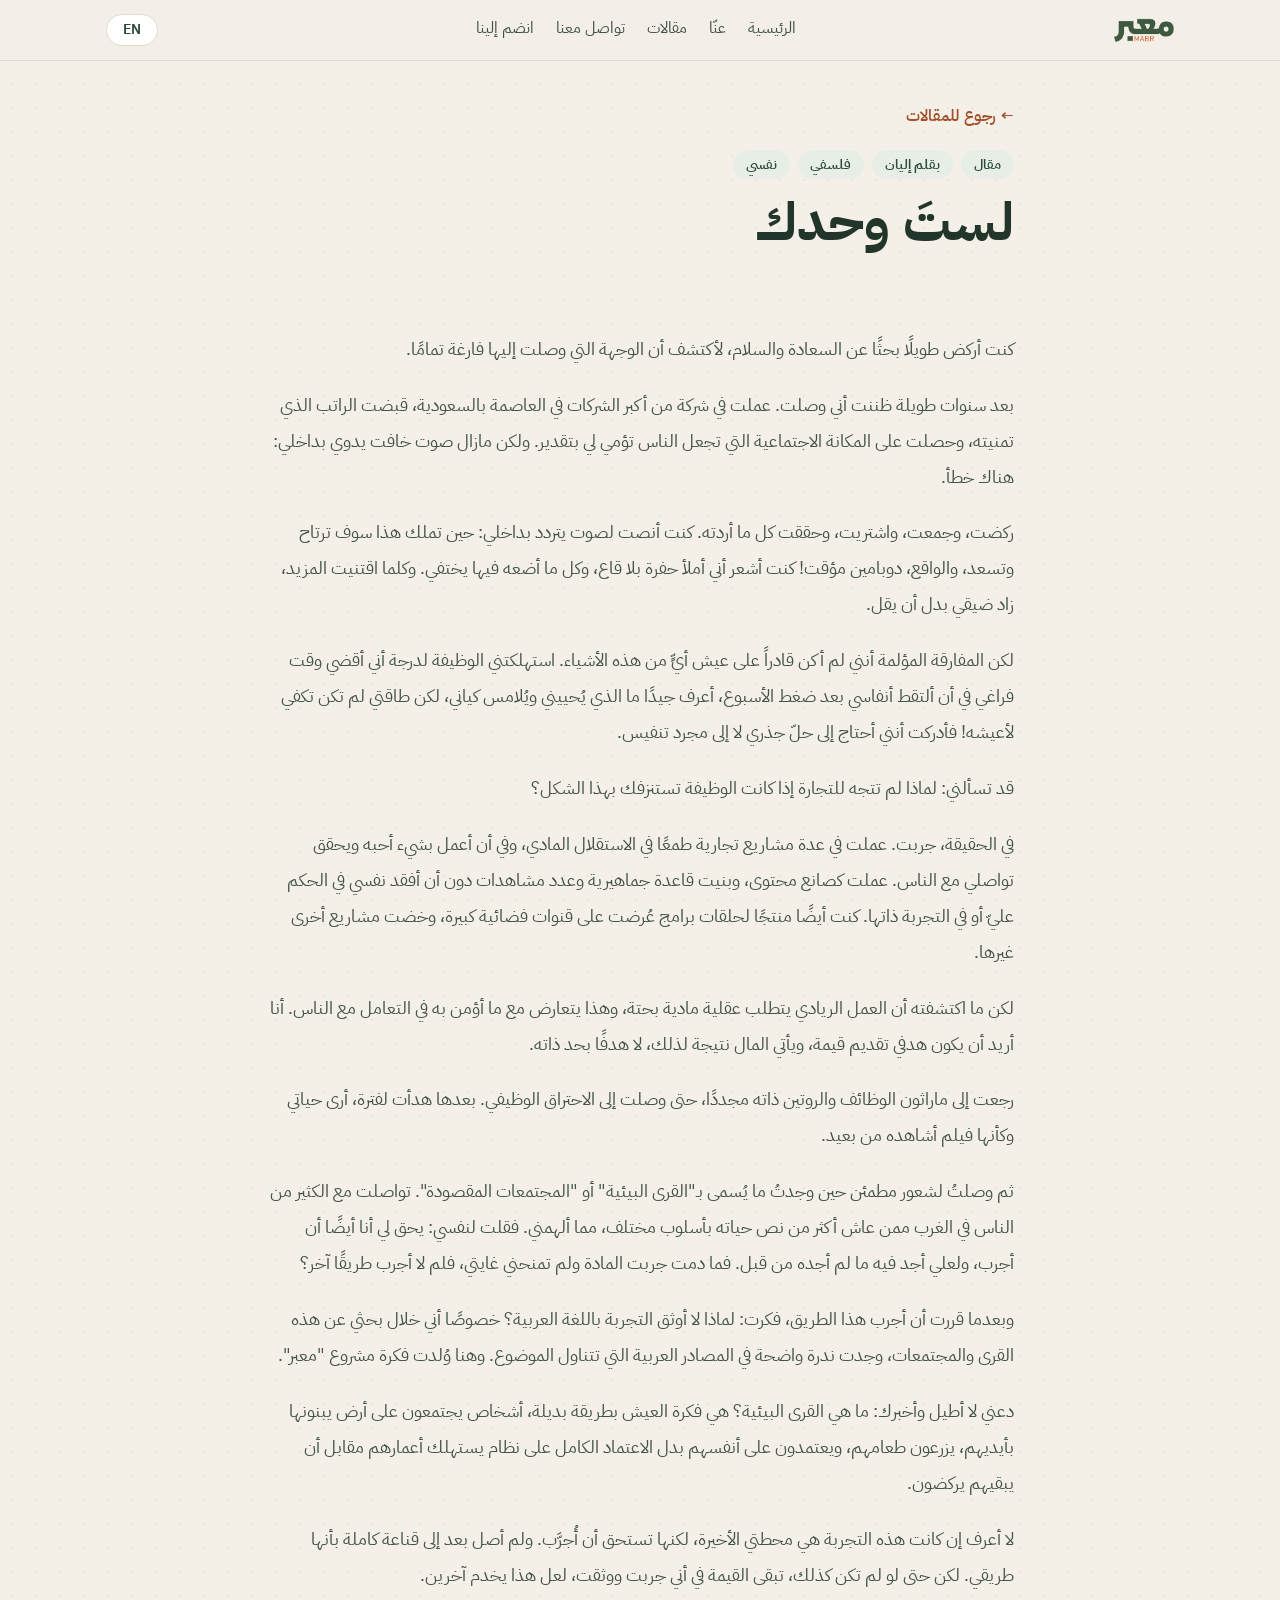
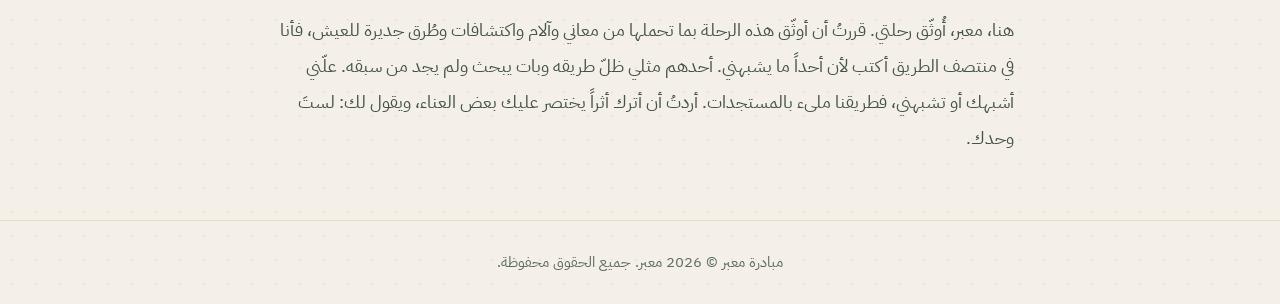
<file: article-1.html>
<!DOCTYPE html>
<html lang="ar" dir="rtl" data-lang="ar">
<head>
<meta charset="utf-8">
<meta name="viewport" content="width=device-width, initial-scale=1">
<meta name="color-scheme" content="light">
<title>لستَ وحدك | معبر</title>
<meta name="description" content="مقالة شخصية: رحلة من النجاح المادي إلى البحث عن معنى الحياة، وكيف وصلت إلى فكرة القرى البيئية.">
<meta property="og:type" content="article">
<meta property="og:title" content="لستَ وحدك | معبر">
<meta property="og:description" content="مقالة شخصية: رحلة من النجاح المادي إلى البحث عن معنى الحياة، وكيف وصلت إلى فكرة القرى البيئية.">
<meta property="og:image" content="https://mabr.net/logo.png">
<meta property="og:url" content="https://mabr.net/article-1.html">
<meta name="twitter:card" content="summary">
<meta name="twitter:title" content="لستَ وحدك | معبر">
<meta name="twitter:description" content="مقالة شخصية: رحلة من النجاح المادي إلى البحث عن معنى الحياة، وكيف وصلت إلى فكرة القرى البيئية.">
<meta name="twitter:image" content="https://mabr.net/logo.png">
<link rel="canonical" href="https://mabr.net/article-1.html">
<link rel="icon" href="favicon-32.png" sizes="32x32" type="image/png">
<link rel="icon" href="favicon-192.png" sizes="192x192" type="image/png">
<link rel="apple-touch-icon" href="apple-touch-icon.png">
<link rel="preconnect" href="https://fonts.googleapis.com">
<link rel="preconnect" href="https://fonts.gstatic.com" crossorigin>
<link href="https://fonts.googleapis.com/css2?family=IBM+Plex+Sans+Arabic:wght@400;500;600;700&family=Inter:wght@400;500;600;700&display=swap" rel="stylesheet">
<script type="application/ld+json">
{
  "@context": "https://schema.org",
  "@type": "Article",
  "headline": "لستَ وحدك",
  "description": "مقالة شخصية: رحلة من النجاح المادي إلى البحث عن معنى الحياة، وكيف وصلت إلى فكرة القرى البيئية.",
  "author": {"@type": "Person", "name": "إليان علوي"},
  "publisher": {
    "@type": "Organization",
    "name": "معبر",
    "logo": {"@type": "ImageObject", "url": "https://mabr.net/logo.png"}
  },
  "image": "https://mabr.net/logo.png",
  "datePublished": "2026-07-07",
  "mainEntityOfPage": "https://mabr.net/article-1.html",
  "inLanguage": "ar"
}
</script>
<style>
:root{
  color-scheme:light;
  --bg:#f4f0e8; --dots:rgba(60,72,58,.07);
  --card:#ffffff; --ink:#22352a; --text:#44534a; --muted:#5d6a62;
  --accent:#a34f2b; --accent-2:#c4754e; --accent-soft:#f6e8de;
  --green:#2c4a3a; --green-soft:#e7eee6;
  --line:#e4dccb; --pill:#ece5d4; --pill-ink:#5a4a2c;
  --radius:20px;
  --shadow:0 1px 2px rgba(34,53,42,.04),0 12px 32px rgba(34,53,42,.07);
  --f-ar:"IBM Plex Sans Arabic","Tajawal","Noto Sans Arabic","Segoe UI",Tahoma,system-ui,sans-serif;
  --f-en:"Inter","Segoe UI",system-ui,-apple-system,"Helvetica Neue",Arial,sans-serif;
}
*,*::before,*::after{box-sizing:border-box}
html{-webkit-text-size-adjust:100%;scroll-behavior:smooth}
@media (prefers-reduced-motion:reduce){html{scroll-behavior:auto}}
body{margin:0;background-color:var(--bg);background-image:radial-gradient(var(--dots) 1px,transparent 1px);background-size:24px 24px;color:var(--text);font-family:var(--f-ar);font-size:18px;line-height:2;-webkit-font-smoothing:antialiased}
html[data-lang="en"] body{font-family:var(--f-en);font-size:17px;line-height:1.8}
:focus-visible{outline:3px solid var(--accent-2);outline-offset:2px}

/* language toggle */
html[data-lang="ar"] .l-en{display:none !important}
html[data-lang="en"] .l-ar{display:none !important}

.wrap{width:100%;max-width:780px;margin-inline:auto;padding-inline:16px}
.wrap-wide{max-width:1100px}

/* header */
.site-header{background:rgba(244,240,232,.94);border-bottom:1px solid var(--line)}
.hdr{display:flex;align-items:center;justify-content:space-between;gap:12px;padding-block:12px;flex-wrap:wrap}
.brand{display:flex;align-items:center;gap:10px;text-decoration:none;color:var(--ink);font-weight:700;font-size:1.25rem;line-height:1.4}
.brand img{height:36px;width:auto;display:block}
.nav{display:flex;gap:6px 22px;flex-wrap:wrap;align-items:center}
.nav a{color:var(--text);text-decoration:none;font-size:.98rem;line-height:1.6;padding:2px 0;border-bottom:2px solid transparent}
.nav a:hover,.nav a:focus-visible{color:var(--accent);border-bottom-color:var(--accent-2)}
.lang-btn{font:inherit;font-size:.9rem;font-weight:600;color:var(--green);background:#fff;border:1px solid var(--line);border-radius:999px;padding:.25em 1.1em;cursor:pointer;line-height:1.6}
.lang-btn:hover{border-color:var(--accent-2);color:var(--accent)}
@media (max-width:720px){.nav{order:3;width:100%;gap:4px 16px}}

/* article head */
.art-head{padding-top:36px;padding-bottom:4px}
.back{display:inline-block;color:var(--accent);text-decoration:none;font-weight:600;font-size:.98rem;margin-bottom:18px}
.back:hover{text-decoration:underline}
.chips{display:flex;flex-wrap:wrap;gap:8px;margin-bottom:10px}
.chip{font-size:.85rem;font-weight:600;color:var(--green);background:var(--green-soft);border-radius:999px;padding:.1em .95em;line-height:1.9}
h1{font-size:clamp(2.1rem,7vw,3.3rem);line-height:1.3;color:var(--ink);margin:.15em 0 .25em;font-weight:700;text-wrap:balance}
.dek{font-size:1.15rem;line-height:1.9;margin:0;color:var(--text);text-wrap:pretty}

/* typography */
.sec{margin:56px 0}
.sec>h2{font-size:clamp(1.55rem,4.4vw,2.05rem);line-height:1.4;color:var(--ink);margin:0 0 .5em;font-weight:700}
h3{font-size:1.2rem;color:var(--ink);margin:1.7em 0 .4em;font-weight:700;line-height:1.55}
p{margin:0 0 1.1em}
strong{color:var(--ink);font-weight:700}
.eyebrow{display:block;color:var(--accent);font-size:1rem;font-weight:700;margin-bottom:.1em}
.num{display:inline-block;color:var(--accent-2);margin-inline-end:.45em;font-weight:700}
.lead{font-size:1.1rem;color:var(--ink)}
ul.plain{margin:.5em 0 1.2em;padding-inline-start:1.3em}
ul.plain li{margin:.6em 0}
li::marker{color:var(--accent-2)}
em{font-style:normal;color:var(--ink);font-weight:600}
html[data-lang="en"] em{font-style:italic;font-weight:inherit}

.kind{display:inline-block;font-size:.74rem;font-weight:500;line-height:1.5;padding:.05em .65em;margin-inline:.3em;border-radius:999px;background:var(--pill);color:var(--pill-ink);border:1px solid #ddd2b8;vertical-align:middle;white-space:nowrap}
.lbl{display:inline-block;font-size:.8rem;font-weight:700;line-height:1.9;padding:.02em .95em;border-radius:999px;background:var(--accent);color:#fff;margin-bottom:.35em}

.note{font-size:.93rem;line-height:1.8;color:var(--muted);background:rgba(255,255,255,.55);border:1px dashed #d8ceb6;border-radius:12px;padding:.7em 1em;margin:1.2em 0}

/* boxes */
.idea-box{background:var(--card);border-radius:var(--radius);box-shadow:var(--shadow);padding:1.2em 1.4em;margin:1.6em 0;border-top:5px solid var(--green)}
.idea-box h3{margin:0 0 .4em;color:var(--green)}
.idea-box ol{margin:0;padding-inline-start:1.4em}
.idea-box li{margin:.8em 0}
.idea-box li::marker{color:var(--accent);font-weight:700}

h3.dec{display:flex;flex-wrap:wrap;align-items:baseline;gap:.3em .7em;margin-top:2.2em;font-size:1.25rem}
.dtag{background:var(--green);color:#f7f4ea;font-size:.8rem;font-weight:600;border-radius:999px;padding:.05em .95em;line-height:1.9;white-space:nowrap}

.qcard,.type,.obj{background:var(--card);border-radius:var(--radius);box-shadow:var(--shadow);padding:1.1em 1.4em;margin:1.1em 0}
.qcard p:last-child,.type p:last-child{margin-bottom:.2em}
.qcard h4,.type h3{margin:0 0 .35em;font-size:1.15rem;color:var(--ink);display:flex;align-items:flex-start;flex-wrap:nowrap;gap:.2em .6em;line-height:1.5;font-weight:700}
.qcard h4 .qn{margin-top:.05em}
.qn,.tn{flex:none;display:inline-flex;align-items:center;justify-content:center;min-width:2em;height:2em;padding:0 .3em;border-radius:999px;font-size:.9rem;font-weight:700;color:#fff;line-height:1}
.qn{background:var(--accent)}
.tn{background:var(--green)}
.type small,.obj small{color:var(--muted);font-weight:500;font-size:.85rem}
.obj h3{margin:0 0 .2em;font-size:1.15rem}
.obj dl{margin:.4em 0 0}
.obj dt{font-size:.84rem;font-weight:700;color:var(--accent);margin-top:.9em}
.obj dd{margin:.1em 0 0}

.key{background:var(--green-soft);border:1px solid #cfdccd;border-radius:var(--radius);padding:1.1em 1.4em;margin:1.6em 0}
.key .lbl{background:var(--green)}
.key p:last-child{margin-bottom:.2em}

.opinion{background:var(--accent-soft);border-inline-start:5px solid var(--accent-2);border-radius:14px;padding:.9em 1.2em;margin:1.4em 0}
.opinion p{margin:0}

.oneline{display:flex;flex-wrap:wrap;align-items:baseline;gap:.35em .8em;background:var(--green);color:#f6f3ea;border-radius:16px;padding:1em 1.3em;margin:1.8em 0 0;font-weight:500}
.oneline .lbl{background:rgba(255,255,255,.16);color:#ffd9c2;margin:0}

/* parts (big dividers) and heading levels: h2 = part / intro / closing, h3.sh = section, h4.sub = sub-heading */
.part{margin:72px 0 8px;padding:1.1em 1.4em;border-radius:var(--radius);background:var(--green);color:#f6f3ea;box-shadow:var(--shadow)}
.part .eyebrow{color:#ffd9c2;margin:0 0 .15em}
.part h2{margin:0;font-size:clamp(1.55rem,4.6vw,2.1rem);line-height:1.4;color:#fff;font-weight:700}
.part p{margin:.55em 0 0;color:#e7eee6;font-size:1rem;line-height:1.85}
.sec>h3.sh{font-size:clamp(1.4rem,4.2vw,1.85rem);line-height:1.45;color:var(--ink);margin:0 0 .55em;font-weight:700}
h4.sub{font-size:1.12rem;color:var(--ink);margin:1.6em 0 .35em;font-weight:700;line-height:1.55}

/* opening story */
.story{background:var(--card);border-radius:var(--radius);box-shadow:var(--shadow);padding:1.2em 1.5em;margin:1.4em 0;border-inline-start:6px solid var(--accent-2)}
.story p:last-child{margin-bottom:.2em}

/* table of contents */
.toc{background:var(--card);border:1px solid var(--line);border-radius:var(--radius);box-shadow:var(--shadow);padding:1.1em 1.4em;margin:1.8em 0}
.toc-title{margin:0 0 .3em;font-weight:700;color:var(--green);font-size:1.05rem}
.toc ul{list-style:none;margin:0;padding:0}
.toc>ul>li{margin:.7em 0 0}
.toc>ul>li>a{font-weight:700;color:var(--ink)}
.toc ol{margin:.2em 0 .4em;padding-inline-start:1.7em}
.toc li{line-height:1.75}
.toc ol li{margin:.15em 0}
.toc a{color:var(--text);text-decoration:none;border-bottom:1px solid transparent}
.toc a:hover,.toc a:focus-visible{color:var(--accent);border-bottom-color:var(--accent-2)}

/* review block (Arabic only, for the author, delete before publishing) */
.review{margin:72px 0 24px;padding:1.2em 1.4em;border:2px dashed var(--accent-2);border-radius:var(--radius);background:rgba(255,255,255,.7)}
.review .warn{display:block;background:var(--accent);color:#fff;border-radius:12px;padding:.6em 1em;font-weight:700;margin-bottom:1em;line-height:1.8}
.review h2{margin:0 0 .4em;font-size:1.5rem;color:var(--ink);font-weight:700}
.review h3{font-size:1.1rem;margin:1.4em 0 .3em}

/* tables */
.tbl-wrap{overflow-x:auto;-webkit-overflow-scrolling:touch;background:var(--card);border-radius:16px;border:1px solid var(--line);box-shadow:var(--shadow);margin:1.2em 0}
table{width:100%;border-collapse:collapse;min-width:640px;font-size:.95rem;line-height:1.75}
th,td{padding:.75em 1em;text-align:start;vertical-align:top;border-bottom:1px solid var(--line)}
thead th{background:var(--green);color:#f7f4ea;font-weight:600;border-bottom:0}
tbody th{color:var(--ink);font-weight:700;background:#faf7f0;width:22%}
tbody tr:last-child th,tbody tr:last-child td{border-bottom:0}

.tbl-hint{display:none;font-size:.82rem;line-height:1.6;color:var(--muted);margin:-.5em 0 1.2em}
@media (max-width:820px){.tbl-hint{display:block}}

/* Arabic-Indic list numerals inside the Arabic block */
.l-ar ol{list-style-type:arabic-indic}

/* practical lists */
ol.qlist{margin:.6em 0 1.2em;padding-inline-start:1.5em}
ol.qlist li{margin:.7em 0}
ol.qlist li::marker{color:var(--accent);font-weight:700}

/* references (shared, always LTR list) */
.refs{direction:ltr;text-align:left}
html[data-lang="ar"] .refs h2,html[data-lang="ar"] .refs h3,html[data-lang="ar"] .refs>.note{direction:rtl;text-align:right}
.refs-list{padding:0;margin:.5em 0 1.4em;list-style:none;font-family:var(--f-en);font-size:.92rem;line-height:1.7;color:var(--text)}
.refs-list li{margin:0 0 .65em;padding-left:1.6em;text-indent:-1.6em}
.refs a{color:var(--accent);text-decoration:underline;text-underline-offset:2px;word-break:break-word}
.refs em,html[data-lang="ar"] .refs em{font-style:italic;font-weight:inherit;color:inherit}

/* footer */
.site-footer{border-top:1px solid var(--line);margin-top:64px;padding:28px 0;text-align:center;color:var(--muted);font-size:.92rem;line-height:1.8}

@media print{
  .site-header,.lang-btn,.back,.review,.toc{display:none !important}
  body{background:#fff;font-size:12pt;line-height:1.7}
  .qcard,.type,.obj,.idea-box,.key,.story{box-shadow:none;border:1px solid #bbb;break-inside:avoid}
  .part{background:#fff;color:#000;border:1px solid #000;box-shadow:none}
  .part h2,.part p,.part .eyebrow{color:#000}
  .oneline{background:#fff;color:#000;border:1px solid #000}
  .oneline .lbl{background:#eee;color:#000}
}
</style>
<noscript><style>.art>.l-en{display:block !important}</style></noscript>
</head>
<body>

<header class="site-header">
  <div class="wrap wrap-wide hdr">
    <a class="brand" href="index.html#home"><img src="logo.png" alt="معبر | Mabr" onerror="this.style.display='none'"></a>
    <nav class="nav" aria-label="Main">
      <a href="index.html#home"><span class="l-ar">الرئيسية</span><span class="l-en">Home</span></a>
      <a href="about.html"><span class="l-ar">عنّا</span><span class="l-en">About</span></a>
      <a href="articles.html"><span class="l-ar">مقالات</span><span class="l-en">Articles</span></a>
      <a href="contact.html"><span class="l-ar">تواصل معنا</span><span class="l-en">Contact</span></a>
      <a href="index.html#join"><span class="l-ar">انضم إلينا</span><span class="l-en">Join Us</span></a>
    </nav>
    <button id="langBtn" class="lang-btn" type="button" aria-label="Switch language / تغيير اللغة">EN</button>
  </div>
</header>

<main>
  <div class="wrap art-head">
    <a class="back" href="articles.html"><span class="l-ar">← رجوع للمقالات</span><span class="l-en">← Back to Articles</span></a>
    <div class="chips">
      <span class="chip"><span class="l-ar">مقال</span><span class="l-en">Article</span></span>
      <span class="chip"><span class="l-ar">بقلم إليان</span><span class="l-en">By Elian</span></span>
      <span class="chip"><span class="l-ar">فلسفي</span><span class="l-en">Philosophical</span></span><span class="chip"><span class="l-ar">نفسي</span><span class="l-en">Psychological</span></span>
    </div>
    <h1><span class="l-ar">لستَ وحدك</span><span class="l-en">You're Not Alone</span></h1>
  </div>

  <article class="wrap art">
    <div class="l-ar" lang="ar" dir="rtl">
<section class="sec">
<p>كنت أركض طويلًا بحثًا عن السعادة والسلام، لأكتشف أن الوجهة التي وصلت إليها فارغة تمامًا.</p>

        <p>بعد سنوات طويلة ظننت أني وصلت. عملت في شركة من أكبر الشركات في العاصمة بالسعودية، قبضت الراتب الذي تمنيته، وحصلت على المكانة الاجتماعية التي تجعل الناس تؤمي لي بتقدير. ولكن مازال صوت خافت يدوي بداخلي: هناك خطأ.</p>

        <p>ركضت، وجمعت، واشتريت، وحققت كل ما أردته. كنت أنصت لصوت يتردد بداخلي: حين تملك هذا سوف ترتاح وتسعد، والواقع، دوبامين مؤقت! كنت أشعر أني أملأ حفرة بلا قاع، وكل ما أضعه فيها يختفي. وكلما اقتنيت المزيد، زاد ضيقي بدل أن يقل.</p>

        <p>لكن المفارقة المؤلمة أنني لم أكن قادراً على عيش أيٍّ من هذه الأشياء. استهلكتني الوظيفة لدرجة أني أقضي وقت فراغي في أن ألتقط أنفاسي بعد ضغط الأسبوع، أعرف جيدًا ما الذي يُحييني ويُلامس كياني، لكن طاقتي لم تكن تكفي لأعيشه! فأدركت أنني أحتاج إلى حلّ جذري لا إلى مجرد تنفيس.</p>

        <p>قد تسألني: لماذا لم تتجه للتجارة إذا كانت الوظيفة تستنزفك بهذا الشكل؟</p>

        <p>في الحقيقة، جربت. عملت في عدة مشاريع تجارية طمعًا في الاستقلال المادي، وفي أن أعمل بشيء أحبه ويحقق تواصلي مع الناس. عملت كصانع محتوى، وبنيت قاعدة جماهيرية وعدد مشاهدات دون أن أفقد نفسي في الحكم عليّ أو في التجربة ذاتها. كنت أيضًا منتجًا لحلقات برامج عُرضت على قنوات فضائية كبيرة، وخضت مشاريع أخرى غيرها.</p>

        <p>لكن ما اكتشفته أن العمل الريادي يتطلب عقلية مادية بحتة، وهذا يتعارض مع ما أؤمن به في التعامل مع الناس. أنا أريد أن يكون هدفي تقديم قيمة، ويأتي المال نتيجة لذلك، لا هدفًا بحد ذاته.</p>

        <p>رجعت إلى ماراثون الوظائف والروتين ذاته مجددًا، حتى وصلت إلى الاحتراق الوظيفي. بعدها هدأت لفترة، أرى حياتي وكأنها فيلم أشاهده من بعيد.</p>

        <p>ثم وصلتُ لشعور مطمئن حين وجدتُ ما يُسمى بـ"القرى البيئية" أو "المجتمعات المقصودة". تواصلت مع الكثير من الناس في الغرب ممن عاش أكثر من نص حياته بأسلوب مختلف، مما ألهمني. فقلت لنفسي: يحق لي أنا أيضًا أن أجرب، ولعلي أجد فيه ما لم أجده من قبل. فما دمت جربت المادة ولم تمنحني غايتي، فلم لا أجرب طريقًا آخر؟</p>

        <p>وبعدما قررت أن أجرب هذا الطريق، فكرت: لماذا لا أوثق التجربة باللغة العربية؟ خصوصًا أني خلال بحثي عن هذه القرى والمجتمعات، وجدت ندرة واضحة في المصادر العربية التي تتناول الموضوع. وهنا وُلدت فكرة مشروع "معبر".</p>

        <p>دعني لا أطيل وأخبرك: ما هي القرى البيئية؟ هي فكرة العيش بطريقة بديلة، أشخاص يجتمعون على أرض يبنونها بأيديهم، يزرعون طعامهم، ويعتمدون على أنفسهم بدل الاعتماد الكامل على نظام يستهلك أعمارهم مقابل أن يبقيهم يركضون.</p>

        <p>لا أعرف إن كانت هذه التجربة هي محطتي الأخيرة، لكنها تستحق أن أُجرَّب. ولم أصل بعد إلى قناعة كاملة بأنها طريقي. لكن حتى لو لم تكن كذلك، تبقى القيمة في أني جربت ووثقت، لعل هذا يخدم آخرين.</p>

        <p>هنا، معبر، أُوثّق رحلتي. قررتُ أن أوثّق هذه الرحلة بما تحملها من معاني وآلام واكتشافات وطُرق جديرة للعيش، فأنا في منتصف الطريق أكتب لأن أحداً ما يشبهني. أحدهم مثلي ظلّ طريقه وبات يبحث ولم يجد من سبقه. علّني أشبهك أو تشبهني، فطريقنا ملىء بالمستجدات. أردتُ أن أترك أثراً يختصر عليك بعض العناء، ويقول لك: لستَ وحدك.</p>
</section>
    </div>
    <div class="l-en" lang="en" dir="ltr">
<section class="sec">
<p>I used to run for a long time, chasing happiness and peace, only to discover that the destination I'd reached was completely empty.</p>

        <p>For years, I thought I'd made it. I worked at one of the biggest companies in the Saudi capital, earned the salary I'd always dreamed of, and gained the kind of social status that makes people nod at you with respect. But a faint voice kept echoing inside me: something is wrong.</p>

        <p>I ran, I accumulated, I bought, I achieved everything I wanted. I kept listening to a voice inside me saying: once you own this, you'll rest and you'll be happy. But in reality, it was just a temporary dopamine hit. I felt like I was filling a bottomless pit, and everything I threw into it just disappeared. And the more I acquired, the more restless I became, instead of less.</p>

        <p>But the painful irony was that I couldn't actually live any of it. My job consumed me so completely that I spent my free time just catching my breath after the pressure of the week. I knew exactly what would bring me to life and touch something real in me, but I never had the energy to actually live it. That's when I understood: I needed a radical solution, not just a release valve.</p>

        <p>You might ask: if the job was draining you like this, why didn't you turn to business instead?</p>

        <p>The truth is, I tried. I went into several business ventures, hoping for financial independence, and hoping to do something I loved that would let me genuinely connect with people. I worked as a content creator, and built an audience and a following without losing myself to judgment or to the experience itself. I also produced episodes that aired on major satellite channels, and took on other ventures besides.</p>

        <p>But what I discovered is that entrepreneurship demands a purely material mindset, one that conflicts with what I believe about how to treat people. I want my purpose to be offering value, with money as a result of that, not a goal in itself.</p>

        <p>I went back to the same marathon of jobs and the same routine, until I hit burnout. After that, things slowed down for a while, and I started watching my own life like a film from a distance.</p>

        <p>Then I arrived at a settling feeling, when I discovered what's called "ecovillages," or "intentional communities." I connected with a lot of people in the West who had spent more than half their lives living differently, and it inspired me. I told myself: I have just as much right to try, maybe I'll find in it what I hadn't found before. Since I'd already tried the material path and it didn't give me my purpose, why not try another one?</p>

        <p>After I decided to try this path, I thought: why not document the experience in Arabic? Especially since, during my research into these villages and communities, I found a clear shortage of Arabic sources covering the subject. And that's where the idea for "Mabr" was born.</p>

        <p>Let me not drag this out, let me just tell you: what are ecovillages? It's the idea of living an alternative way, people coming together on a piece of land they build with their own hands, growing their own food, and depending on themselves instead of fully depending on a system that consumes their years just to keep them running.</p>

        <p>I don't know if this experience is my final stop, but it's worth trying. I haven't yet reached full conviction that it's my path. But even if it isn't, there's still value in having tried and documented it, in case it helps someone else.</p>

        <p>Here, in Mabr, I'm documenting my journey. I decided to document this journey, with all the meaning, pain, discoveries, and worthwhile ways of living it carries, because I'm still in the middle of the road, and I write because someone out there is like me. Someone who lost their way and started searching, and hasn't found anyone who came before them. Maybe I'm like you, or you're like me, our path is full of unknowns. I wanted to leave something behind that spares you some of the struggle, something that tells you: you're not alone.</p>
</section>
    </div>
  </article>
</main>

<footer class="site-footer">
  <div class="wrap">
    <span class="l-ar">مبادرة معبر © 2026 معبر. جميع الحقوق محفوظة.</span>
    <span class="l-en">Mabr Initiative © 2026 Mabr. All rights reserved.</span>
  </div>
</footer>

<script>
(function(){
  var KEY='mabr_lang';
  var TITLES={ar:'لستَ وحدك | معبر',en:'You're Not Alone | Mabr'};
  var DESCS={
    ar:'مقالة شخصية: رحلة من النجاح المادي إلى البحث عن معنى الحياة، وكيف وصلت إلى فكرة القرى البيئية.',
    en:'A personal essay: a journey from material success to searching for meaning, and how it led to the idea of ecovillages.'
  };
  function apply(l){
    var d=document.documentElement;
    d.setAttribute('data-lang',l); d.lang=l; d.dir = l==='ar'?'rtl':'ltr';
    document.title = TITLES[l];
    var m=document.querySelector('meta[name="description"]'); if(m) m.setAttribute('content',DESCS[l]);
    var b=document.getElementById('langBtn'); if(b) b.textContent = l==='ar'?'EN':'عربي';
    try{localStorage.setItem(KEY,l);}catch(e){}
  }
  var saved=null; try{saved=localStorage.getItem(KEY);}catch(e){}
  var q=/[?&]lang=(ar|en)/.exec(location.search);
  apply(q?q[1]:(saved==='en'?'en':'ar'));
  document.getElementById('langBtn').addEventListener('click',function(){
    apply(document.documentElement.getAttribute('data-lang')==='ar'?'en':'ar');
    window.scrollTo(0,0);
  });
})();
</script>
</body>
</html>
</file>
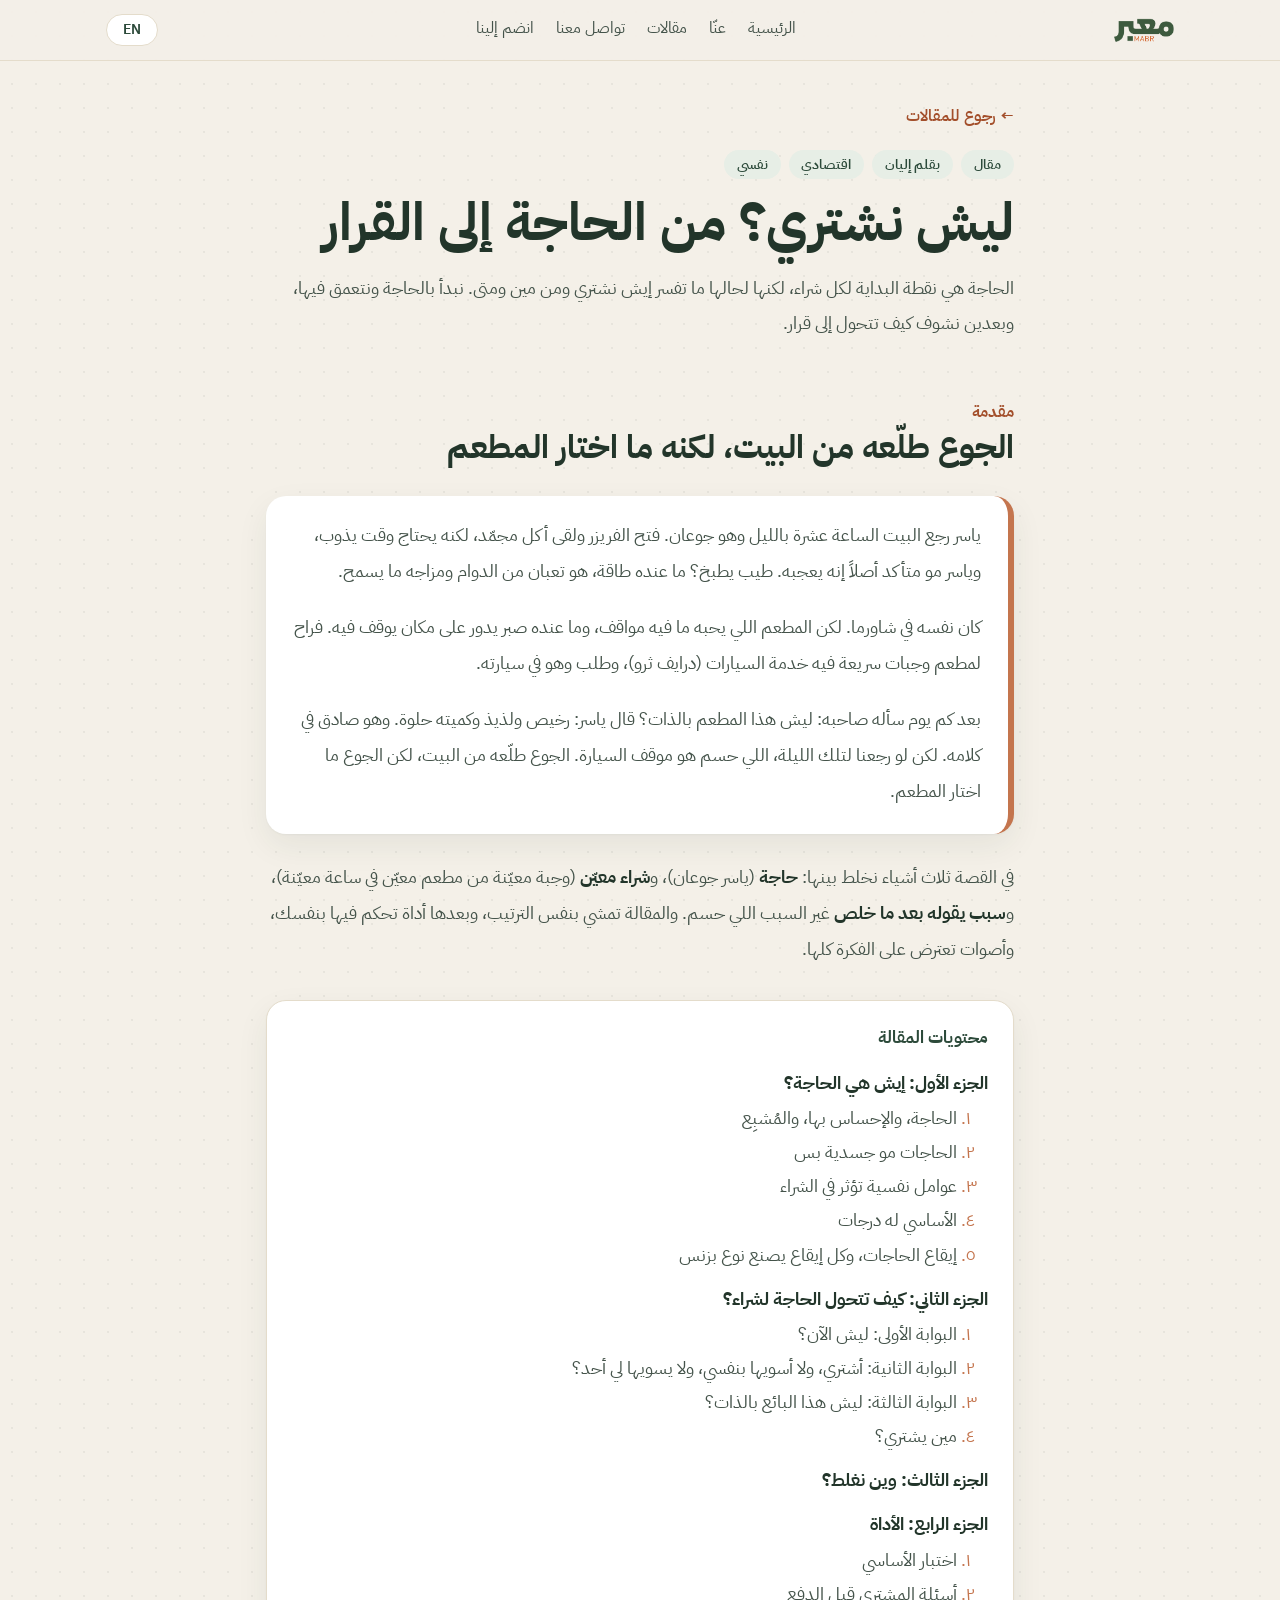
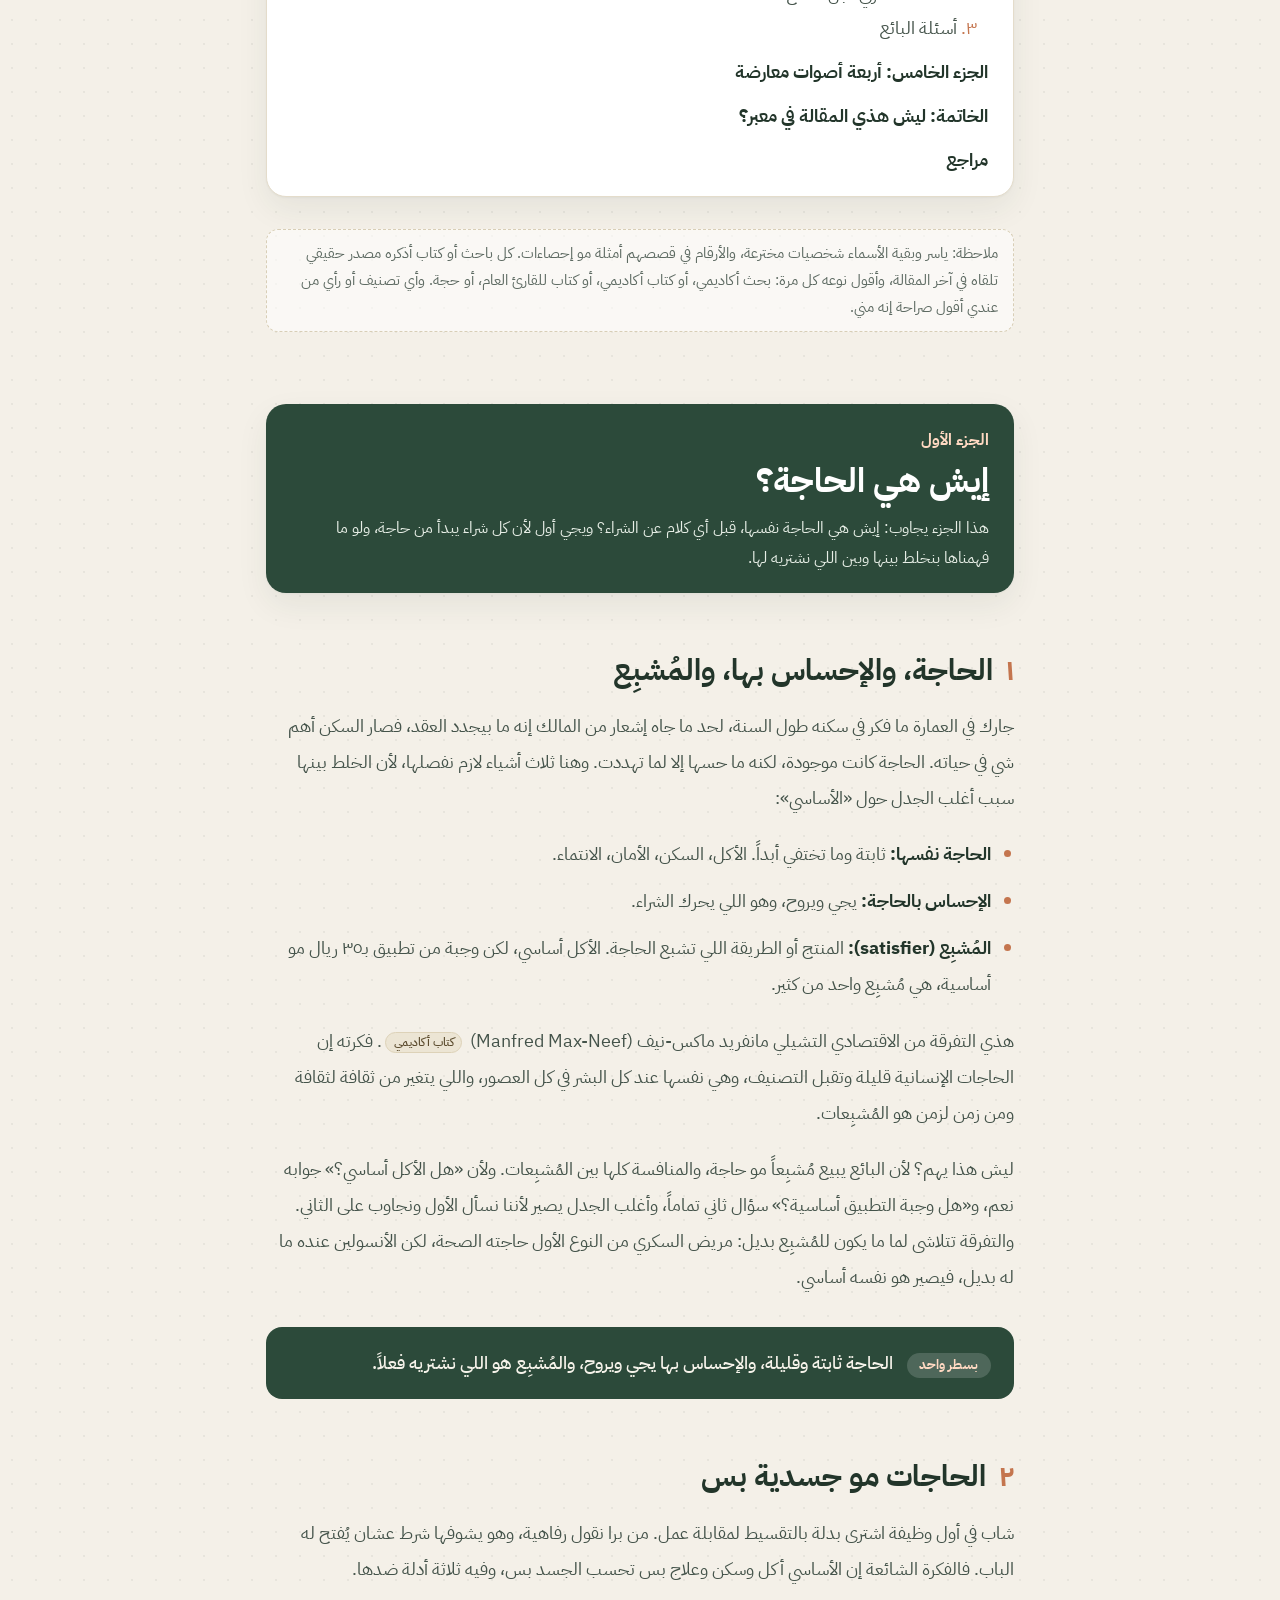
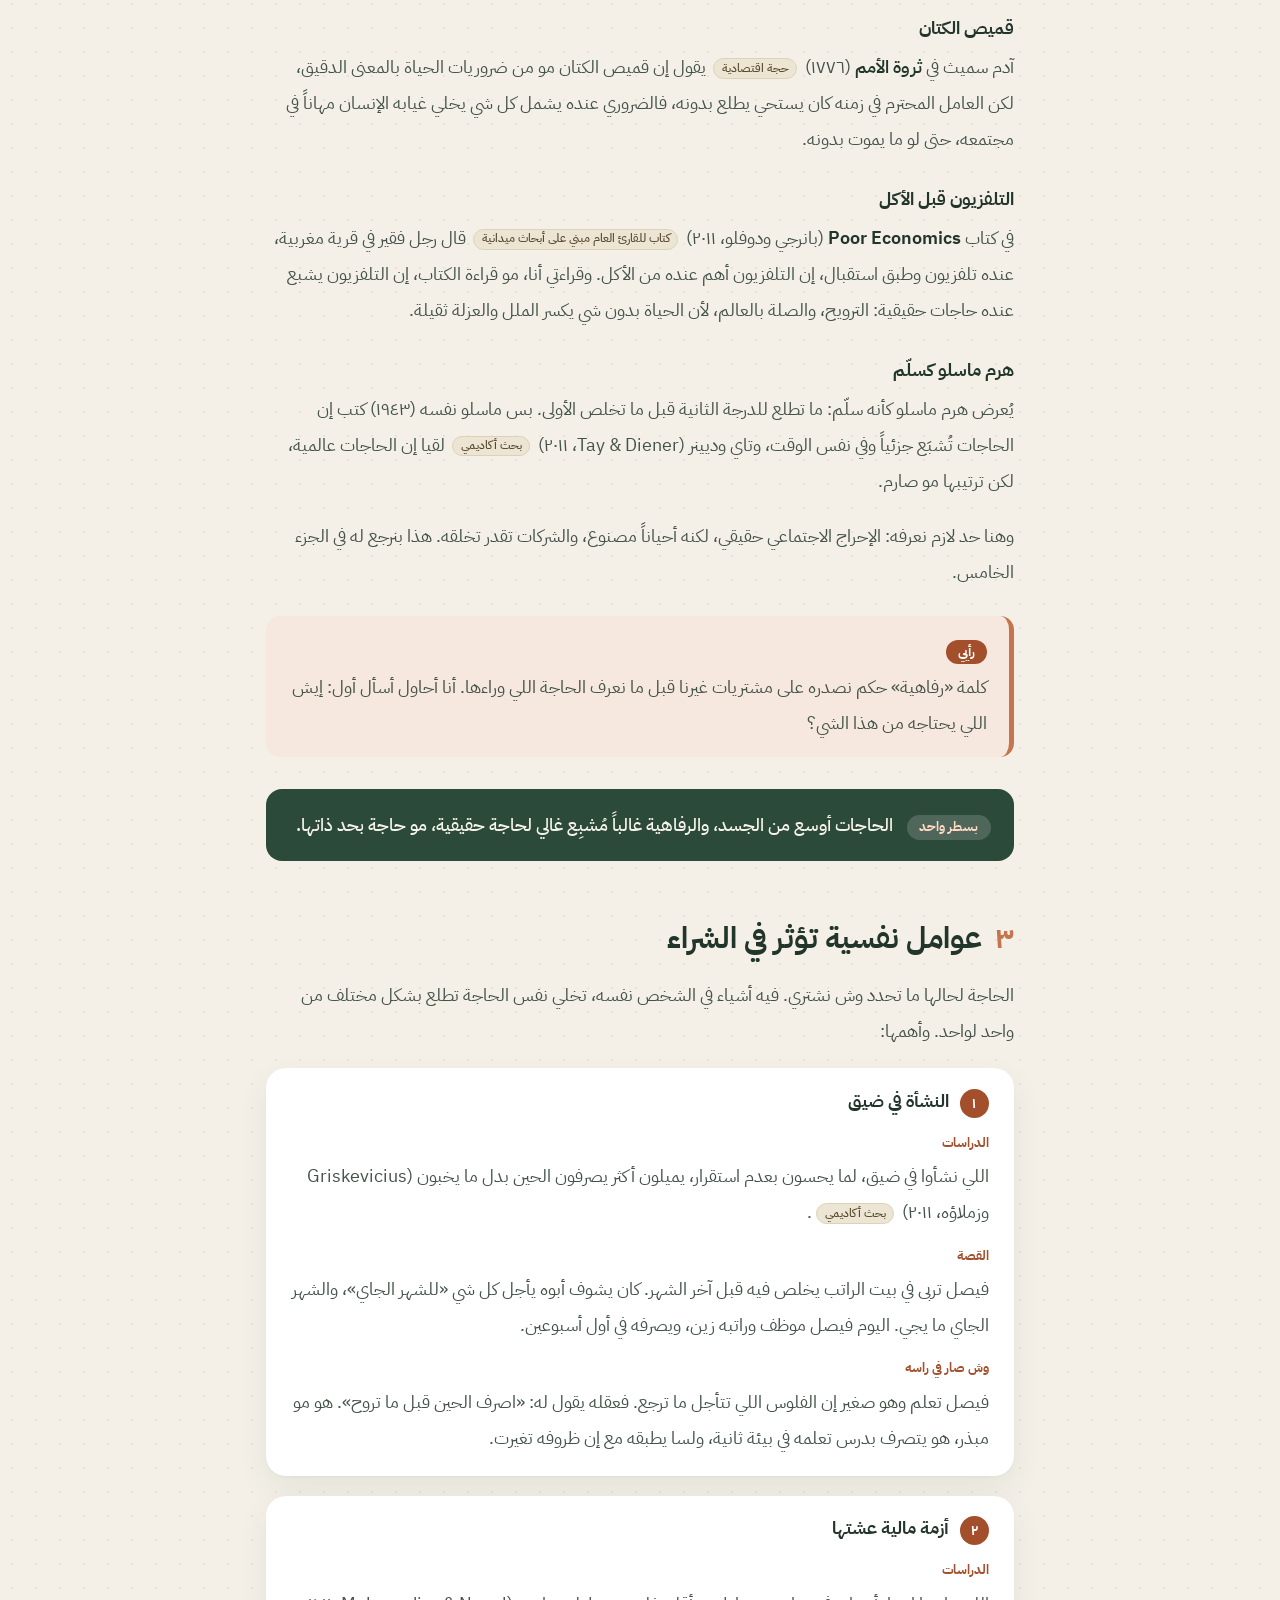
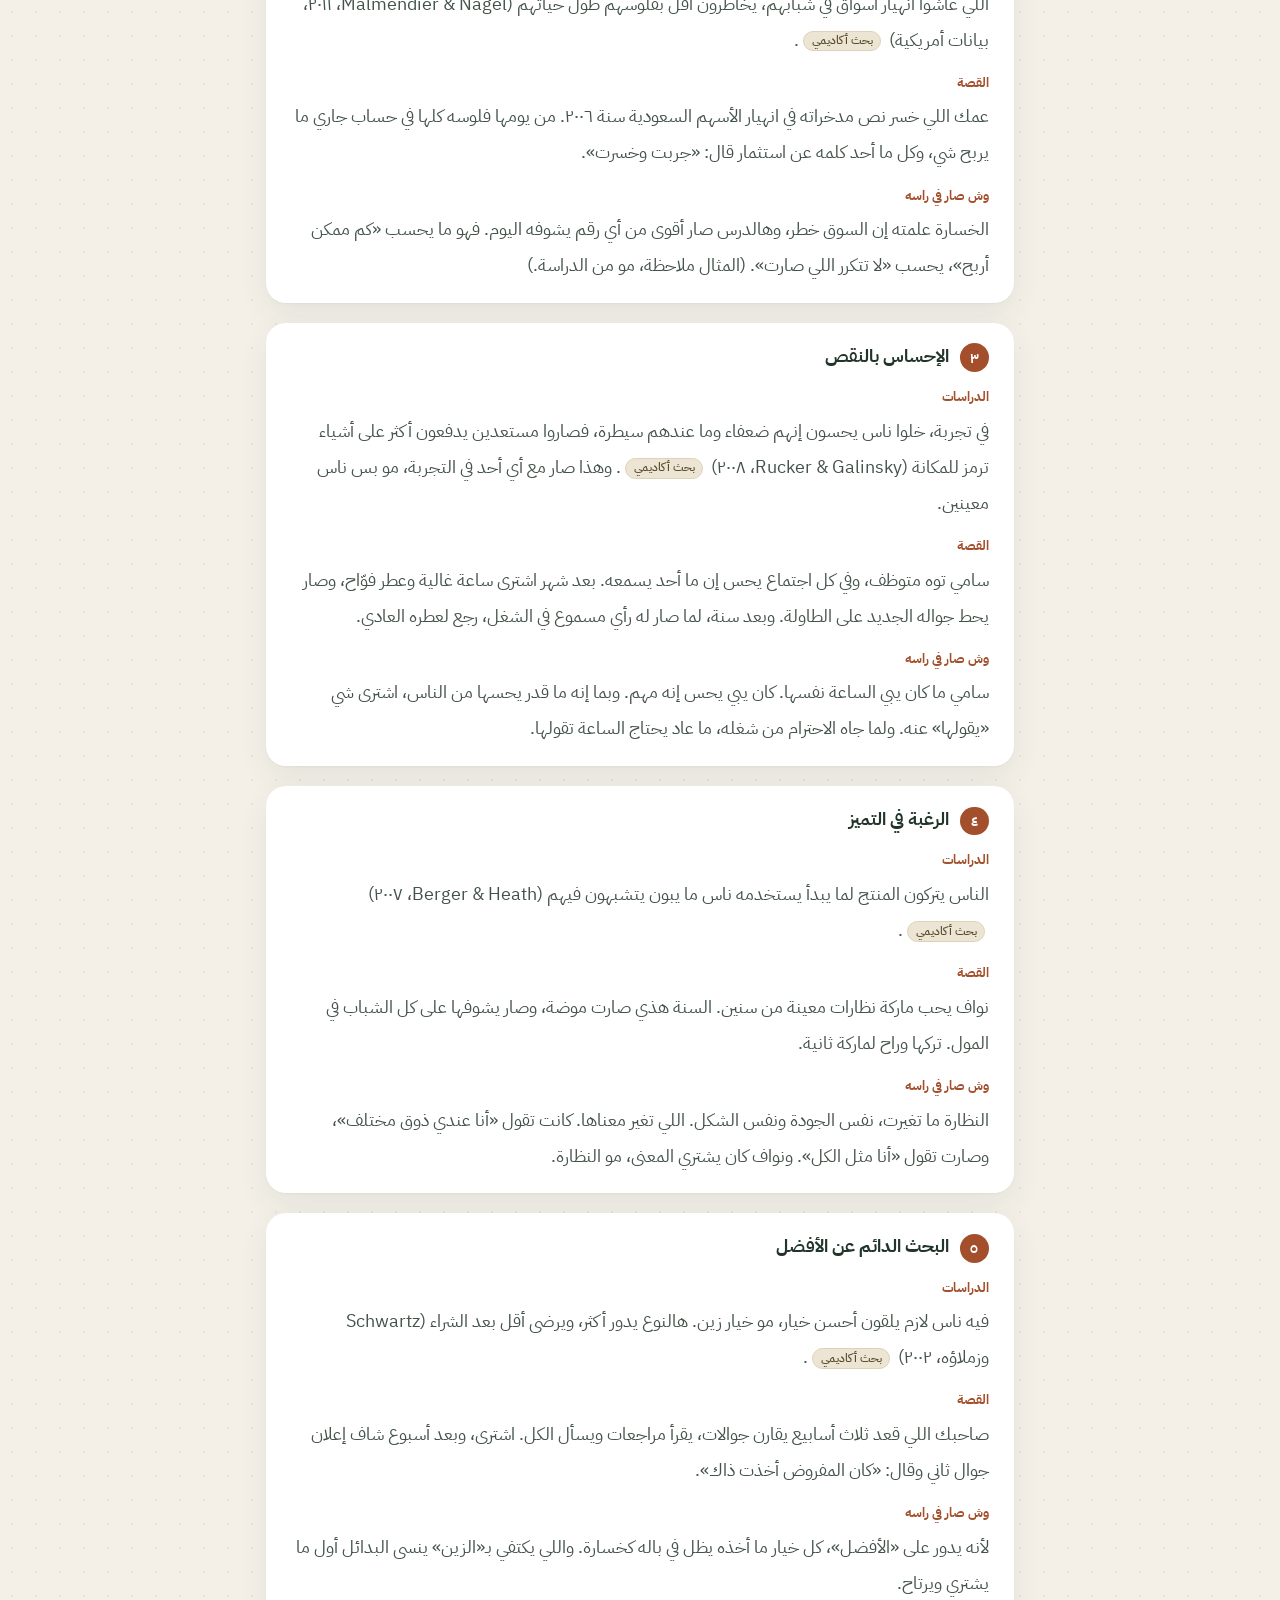
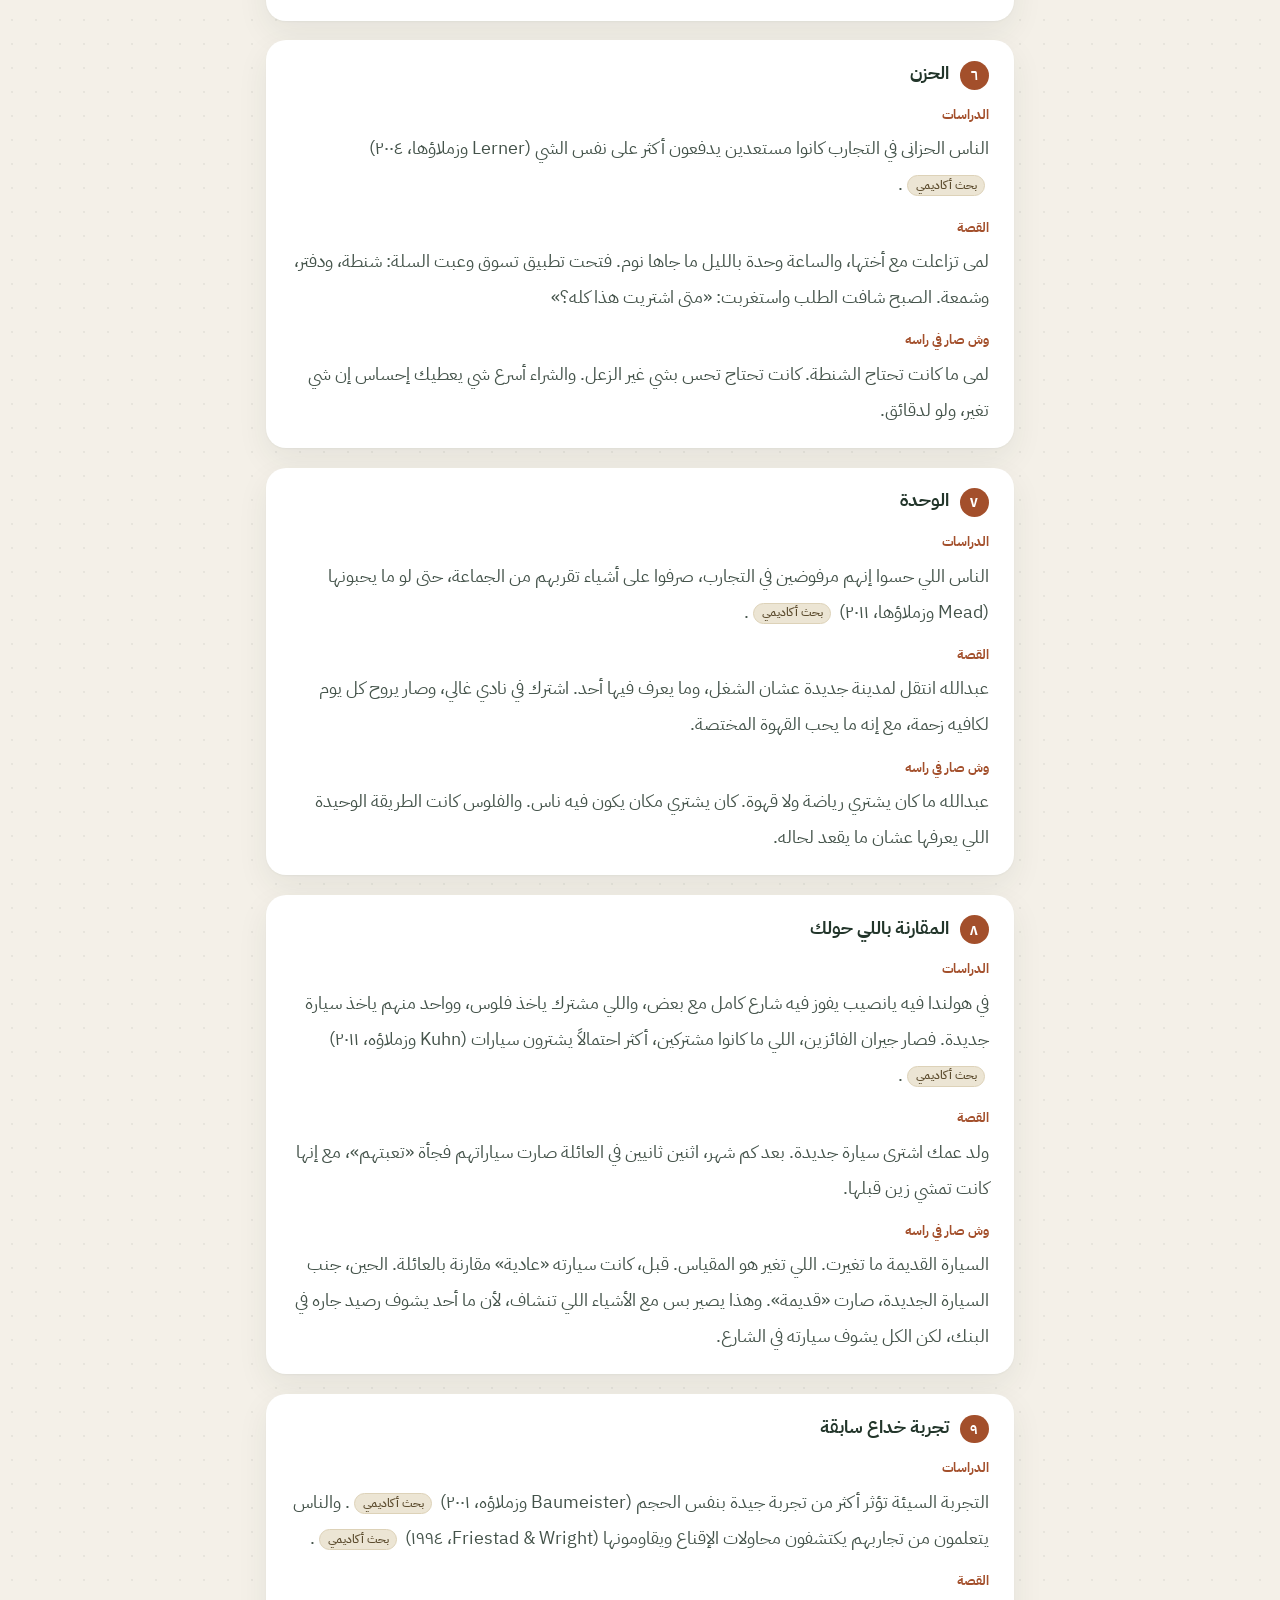
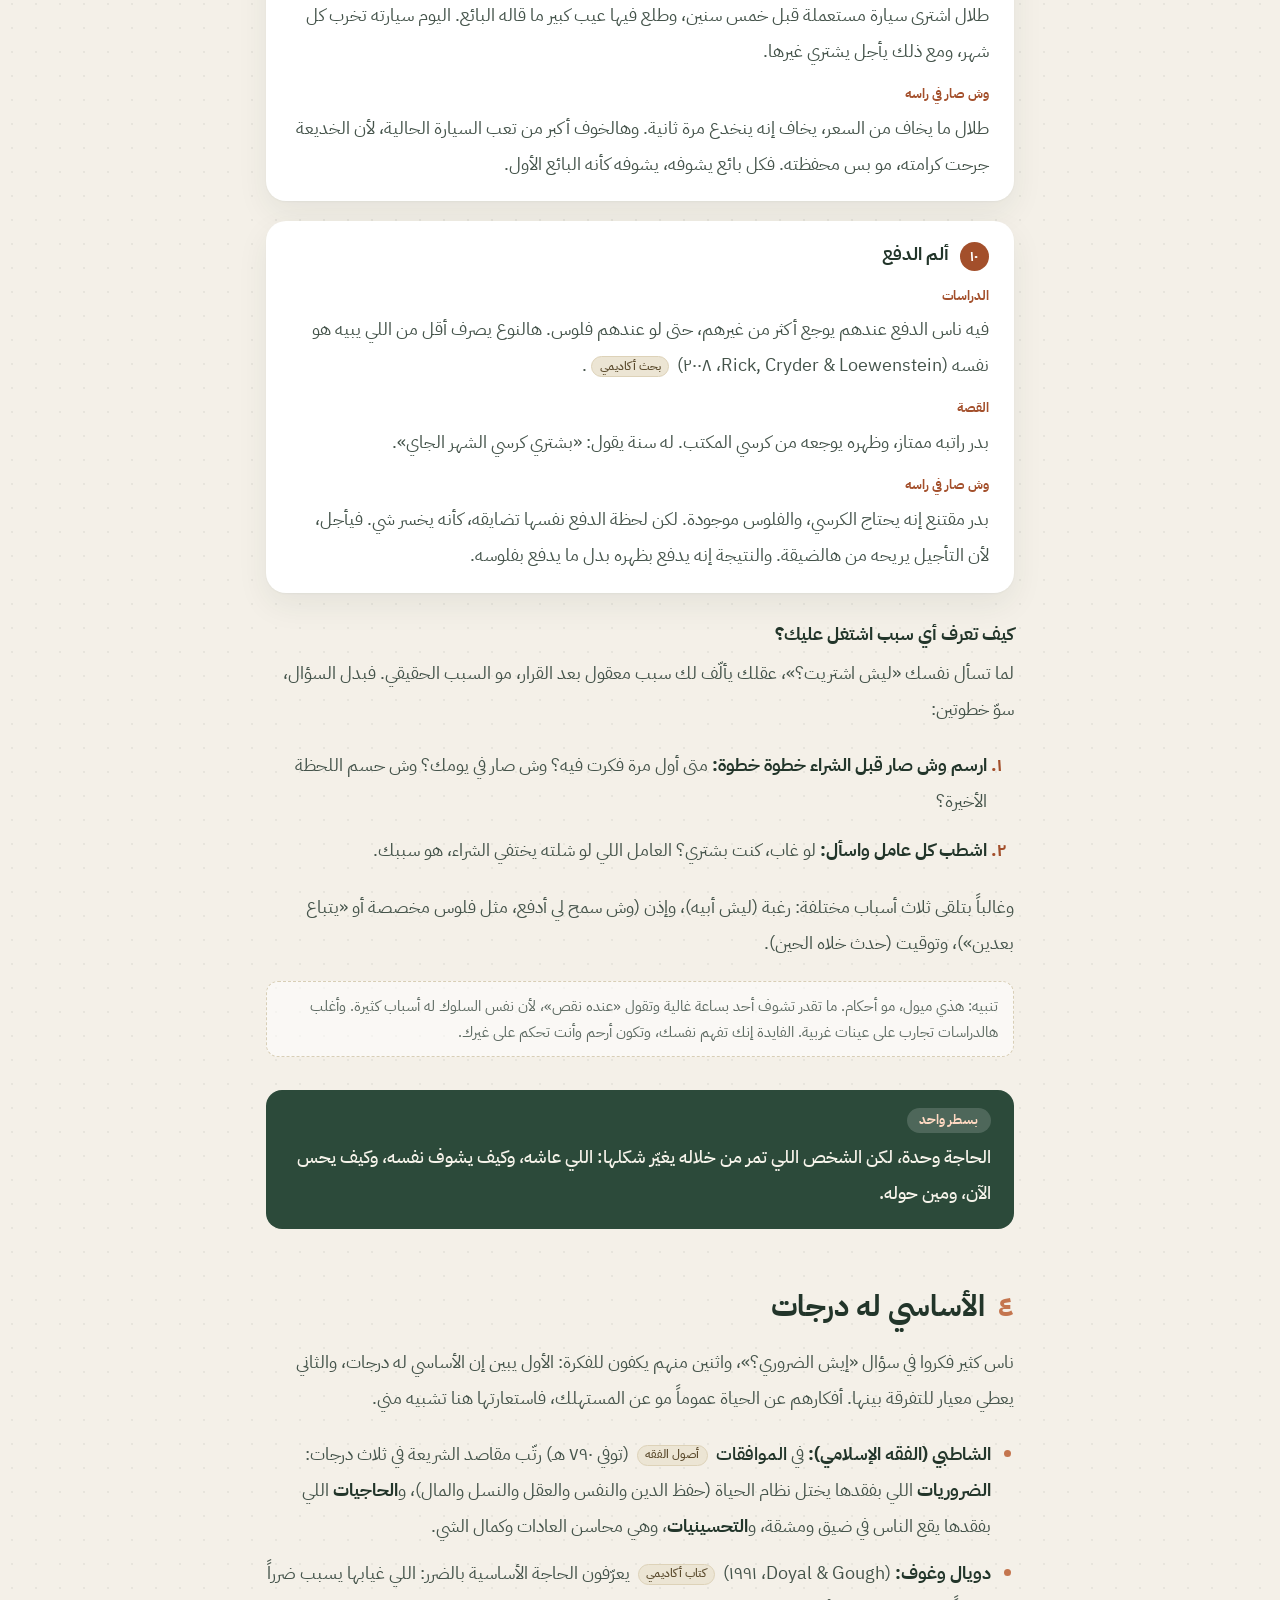
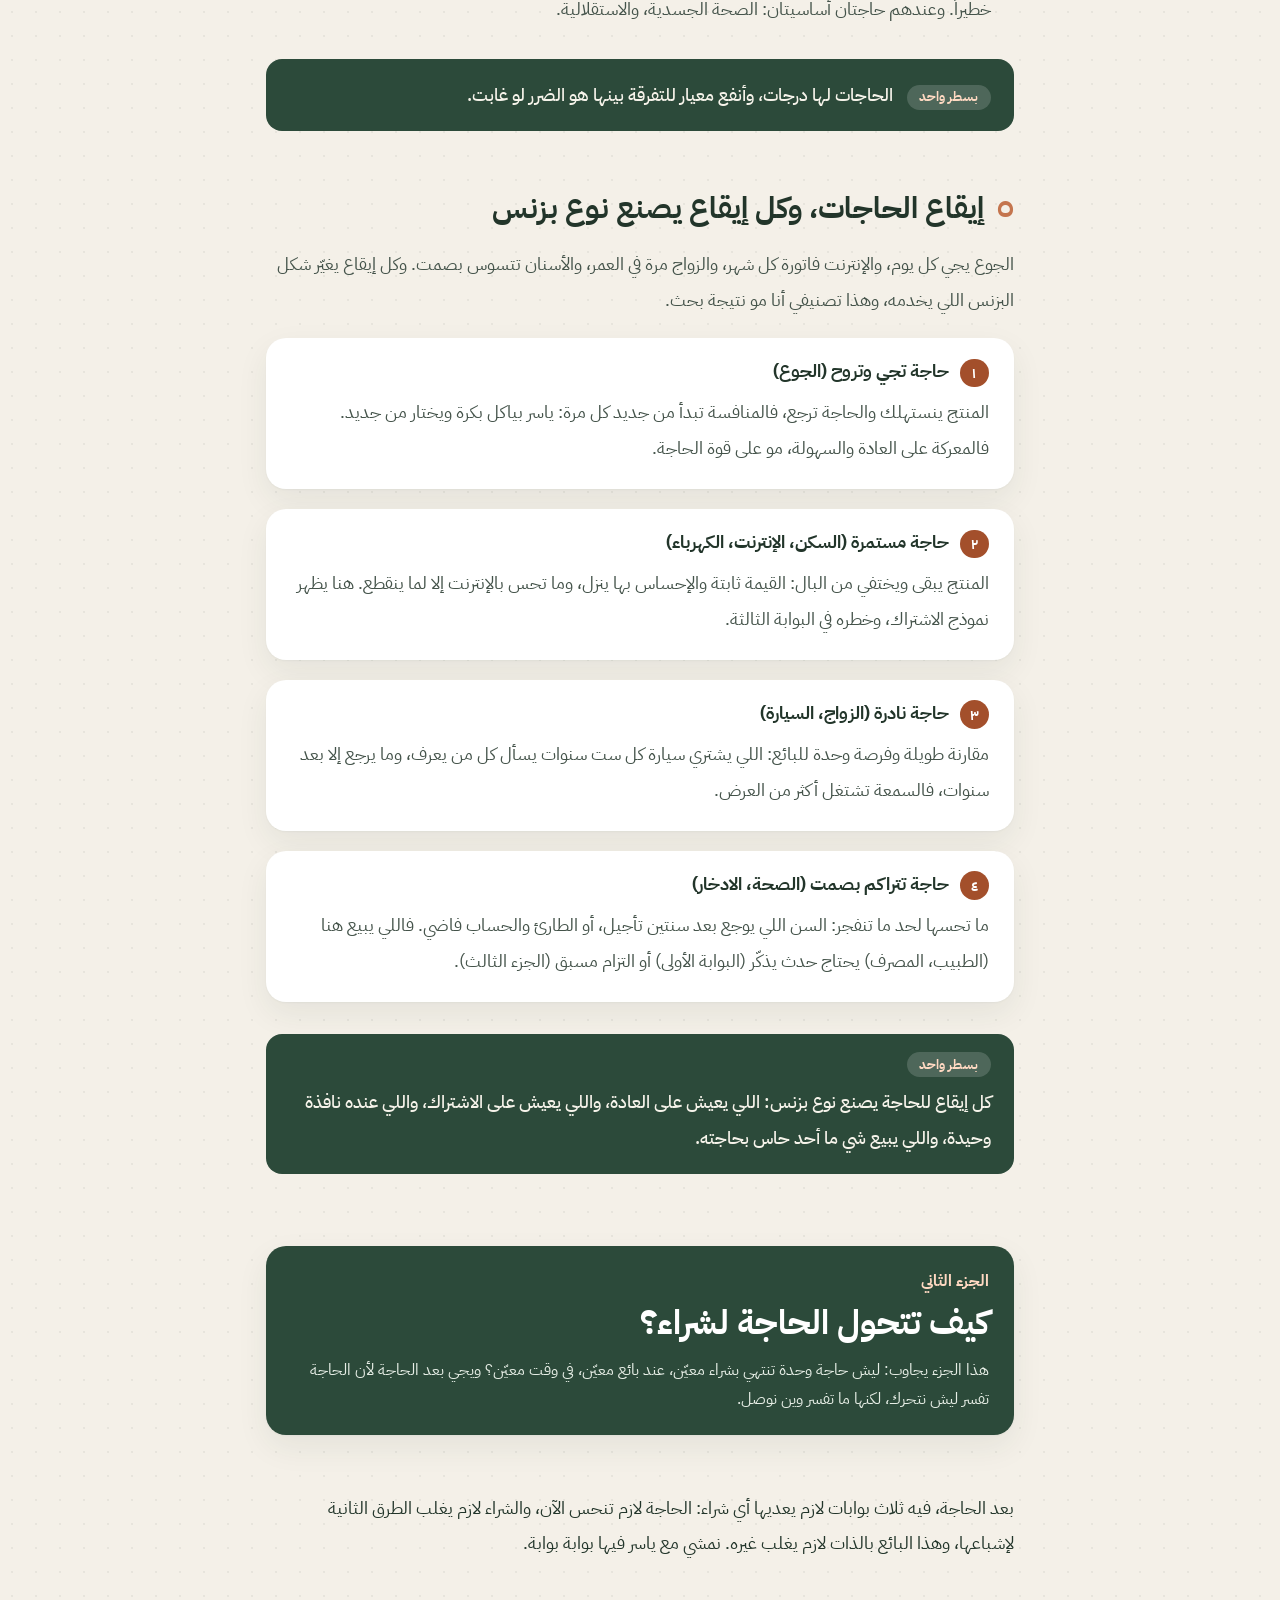
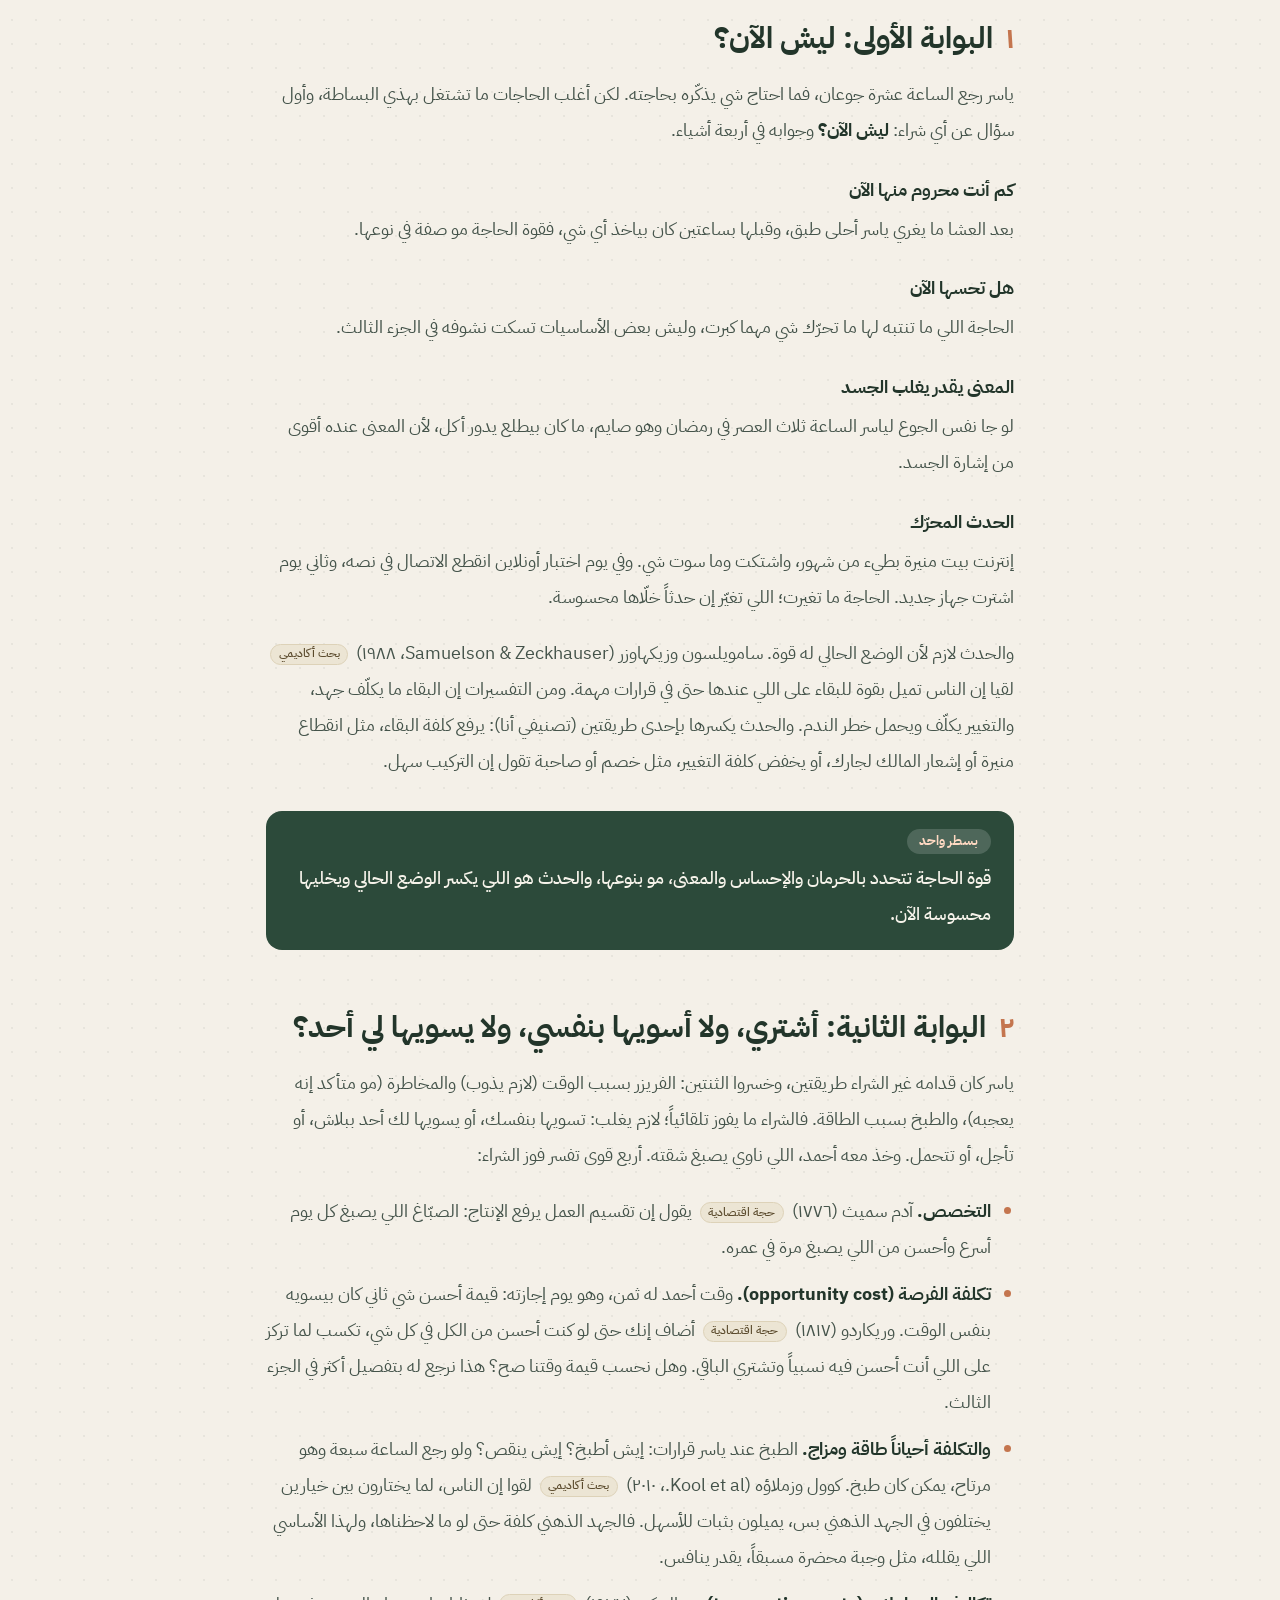
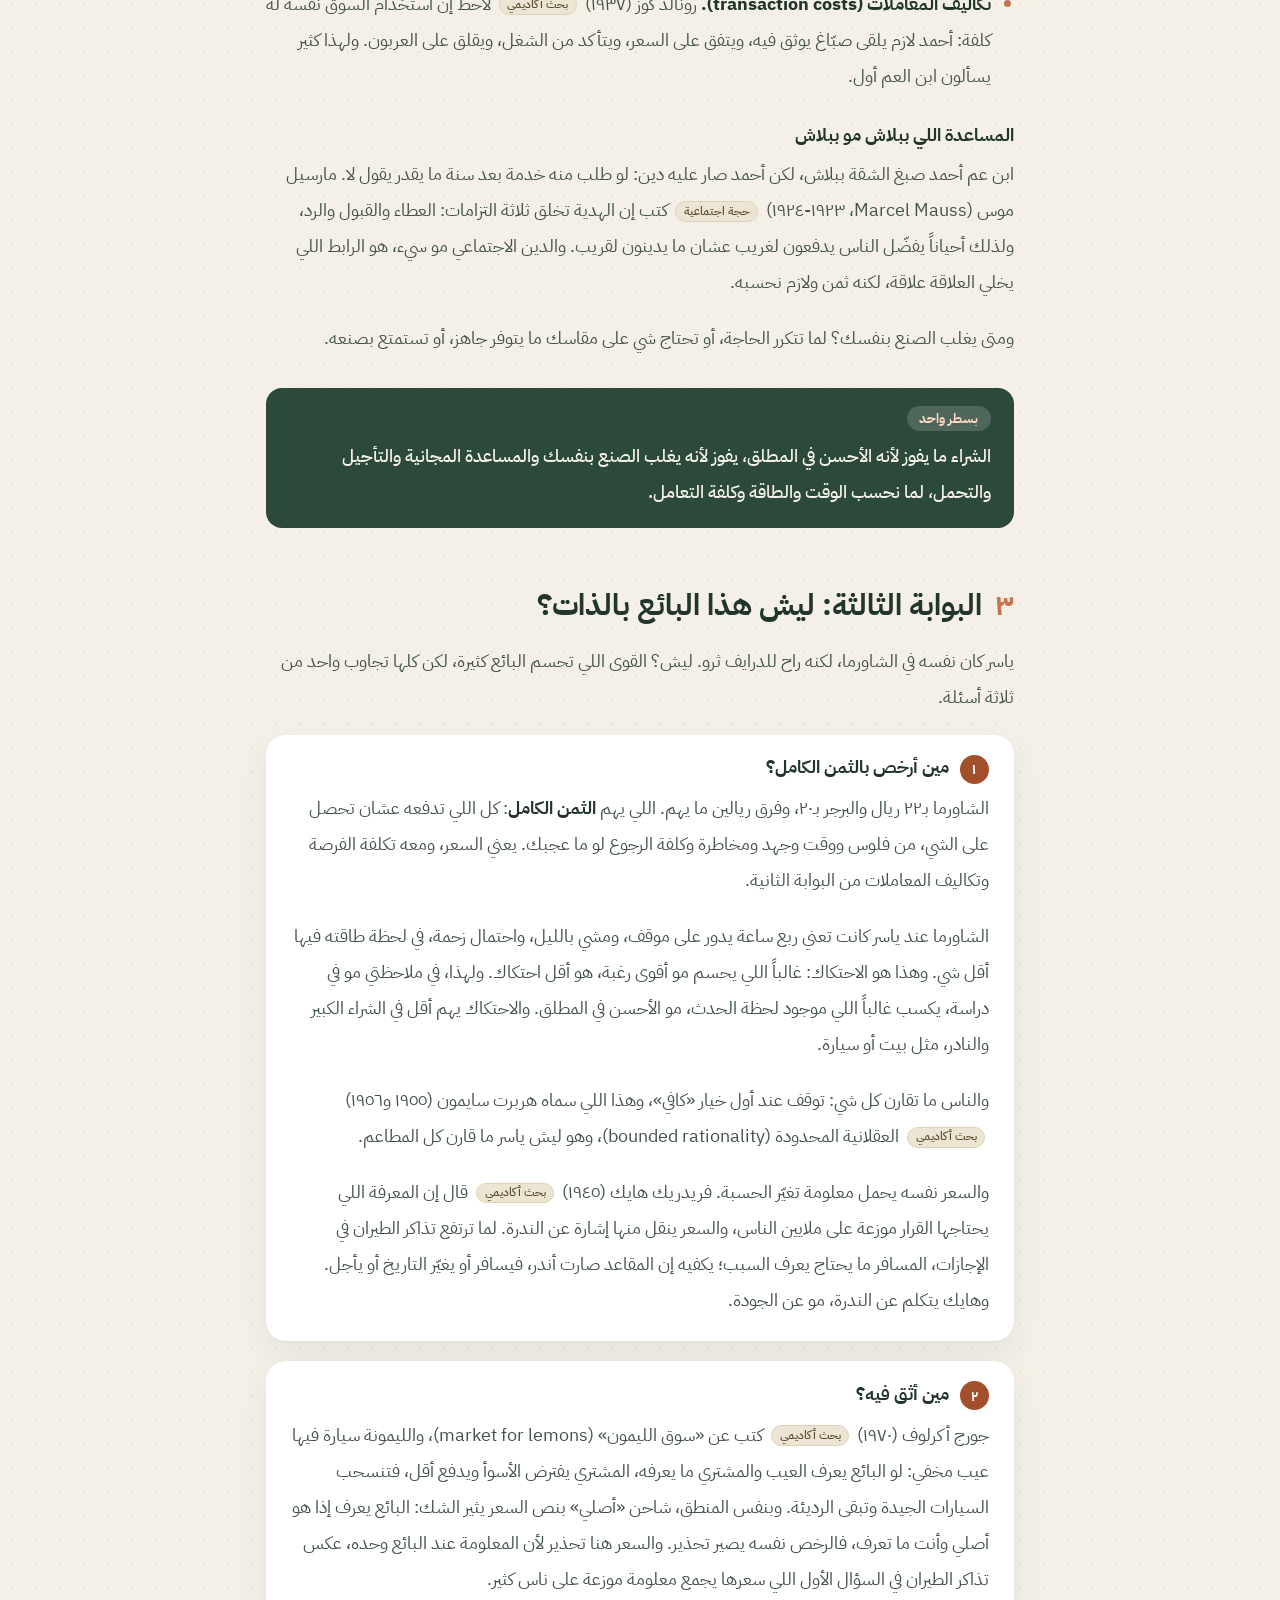
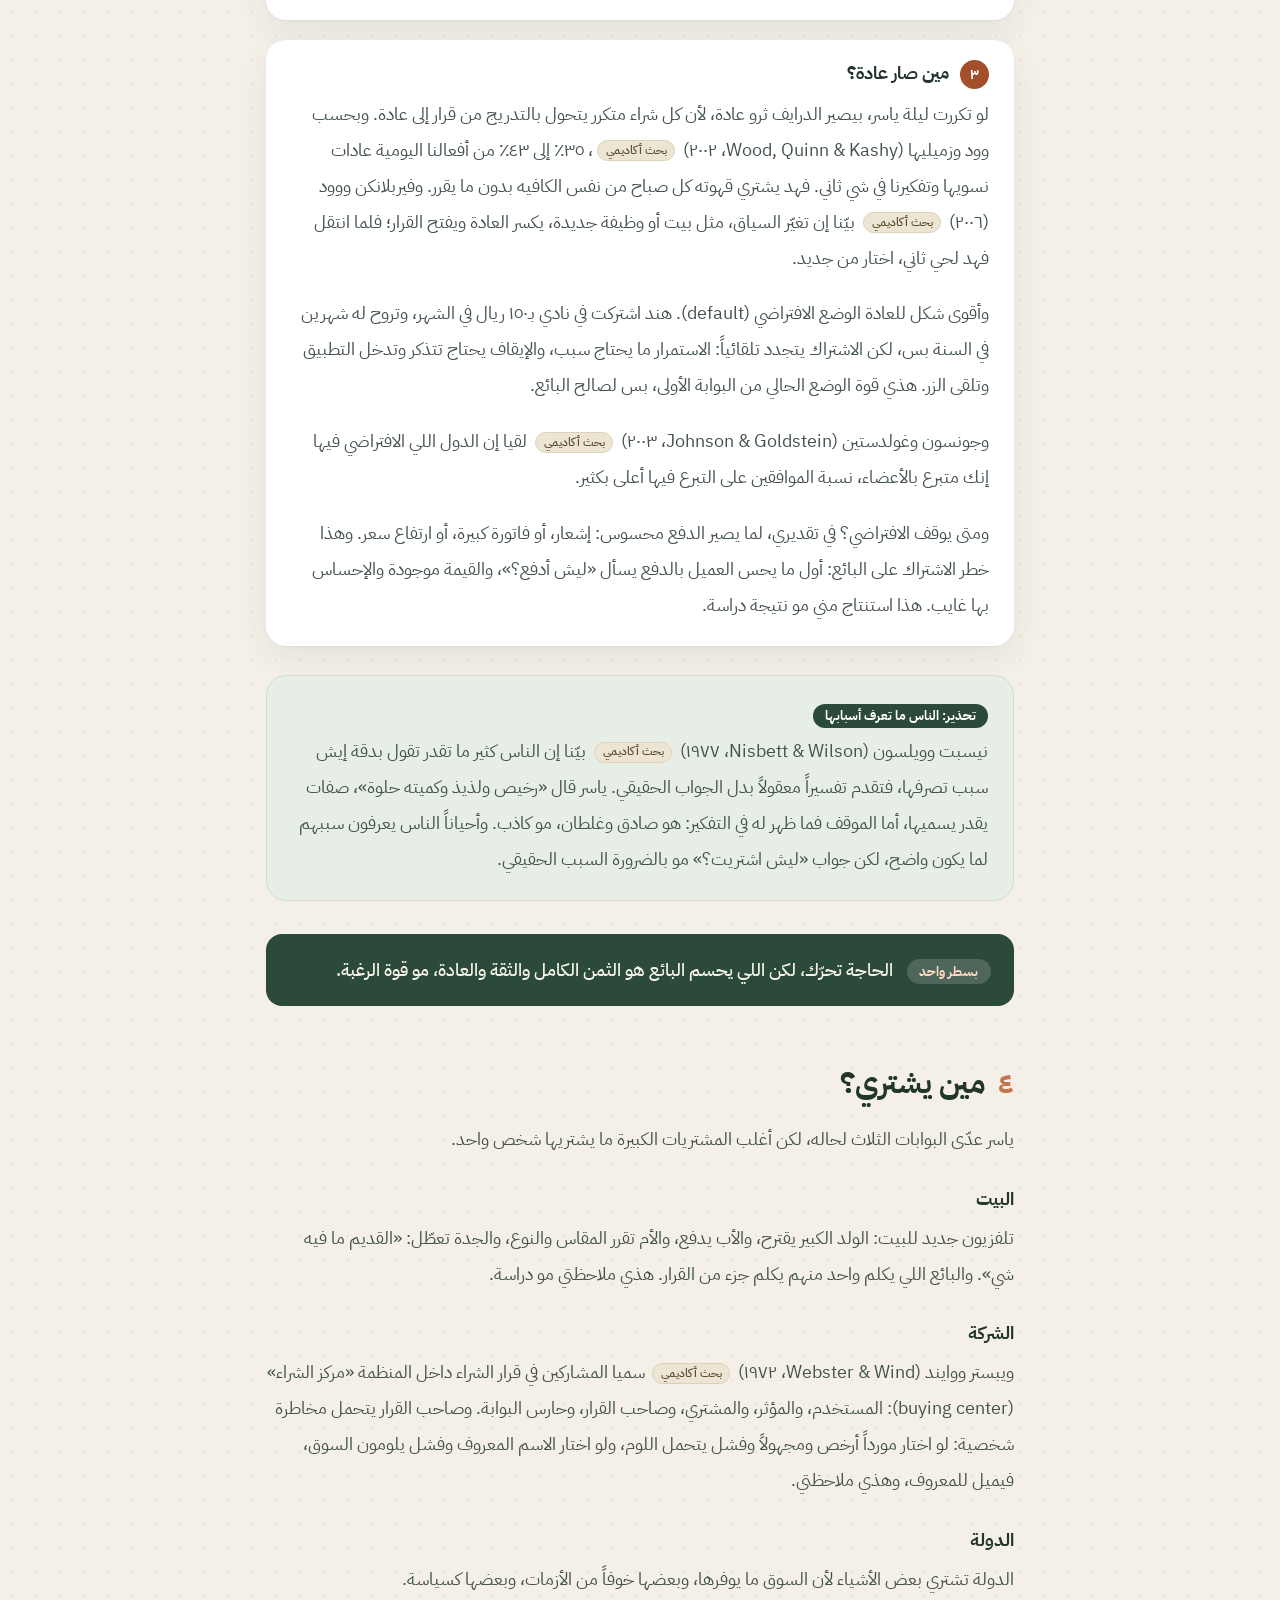
<file: article-4.html>
<!DOCTYPE html>
<html lang="ar" dir="rtl" data-lang="ar">
<head>
<meta charset="utf-8">
<meta name="viewport" content="width=device-width, initial-scale=1">
<meta name="color-scheme" content="light">
<title>ليش نشتري؟ من الحاجة إلى القرار | معبر</title>
<meta name="description" content="ليش نشتري؟ الحاجة هي نقطة البداية لكل شراء، لكنها لحالها ما تفسر إيش نشتري ومن مين ومتى. مقالة تبدأ بالحاجة وتتعمق فيها، ثم تشرح كيف تتحول إلى قرار شراء.">
<meta property="og:type" content="article">
<meta property="og:title" content="ليش نشتري؟ من الحاجة إلى القرار | معبر">
<meta property="og:description" content="ليش نشتري؟ الحاجة هي نقطة البداية لكل شراء، لكنها لحالها ما تفسر إيش نشتري ومن مين ومتى. مقالة تبدأ بالحاجة وتتعمق فيها، ثم تشرح كيف تتحول إلى قرار شراء.">
<meta property="og:image" content="https://mabr.net/logo.png">
<meta property="og:url" content="https://mabr.net/article-4.html">
<meta name="twitter:card" content="summary">
<meta name="twitter:title" content="ليش نشتري؟ من الحاجة إلى القرار | معبر">
<meta name="twitter:description" content="ليش نشتري؟ الحاجة هي نقطة البداية لكل شراء، لكنها لحالها ما تفسر إيش نشتري ومن مين ومتى.">
<meta name="twitter:image" content="https://mabr.net/logo.png">
<link rel="canonical" href="https://mabr.net/article-4.html">
<script type="application/ld+json">
{
  "@context": "https://schema.org",
  "@type": "Article",
  "headline": "ليش نشتري؟ من الحاجة إلى القرار",
  "alternativeHeadline": "Why Do We Buy? From Need to Decision",
  "description": "ليش نشتري؟ الحاجة هي نقطة البداية لكل شراء، لكنها لحالها ما تفسر إيش نشتري ومن مين ومتى. مقالة تبدأ بالحاجة وتتعمق فيها، ثم تشرح كيف تتحول إلى قرار شراء.",
  "keywords": "ليش نشتري, قرار الشراء, الحاجة, سلوك المستهلك, الاستهلاك, الاقتصاد السلوكي, ماكس نيف, هرم ماسلو, الثمن الكامل, why do we buy, consumer behavior, purchase decision, behavioral economics",
  "author": {"@type": "Person", "name": "إليان علوي"},
  "publisher": {
    "@type": "Organization",
    "name": "معبر",
    "logo": {"@type": "ImageObject", "url": "https://mabr.net/logo.png"}
  },
  "image": "https://mabr.net/logo.png",
  "datePublished": "2026-10-19",
  "dateModified": "2026-10-19",
  "mainEntityOfPage": "https://mabr.net/article-4.html",
  "inLanguage": ["ar", "en"]
}
</script>
<link rel="icon" href="favicon-32.png" sizes="32x32" type="image/png">
<link rel="icon" href="favicon-192.png" sizes="192x192" type="image/png">
<link rel="apple-touch-icon" href="apple-touch-icon.png">
<link rel="preconnect" href="https://fonts.googleapis.com">
<link rel="preconnect" href="https://fonts.gstatic.com" crossorigin>
<link href="https://fonts.googleapis.com/css2?family=IBM+Plex+Sans+Arabic:wght@400;500;600;700&family=Inter:wght@400;500;600;700&display=swap" rel="stylesheet">
<style>
:root{
  color-scheme:light;
  --bg:#f4f0e8; --dots:rgba(60,72,58,.07);
  --card:#ffffff; --ink:#22352a; --text:#44534a; --muted:#5d6a62;
  --accent:#a34f2b; --accent-2:#c4754e; --accent-soft:#f6e8de;
  --green:#2c4a3a; --green-soft:#e7eee6;
  --line:#e4dccb; --pill:#ece5d4; --pill-ink:#5a4a2c;
  --radius:20px;
  --shadow:0 1px 2px rgba(34,53,42,.04),0 12px 32px rgba(34,53,42,.07);
  --f-ar:"IBM Plex Sans Arabic","Tajawal","Noto Sans Arabic","Segoe UI",Tahoma,system-ui,sans-serif;
  --f-en:"Inter","Segoe UI",system-ui,-apple-system,"Helvetica Neue",Arial,sans-serif;
}
*,*::before,*::after{box-sizing:border-box}
html{-webkit-text-size-adjust:100%;scroll-behavior:smooth}
@media (prefers-reduced-motion:reduce){html{scroll-behavior:auto}}
body{margin:0;background-color:var(--bg);background-image:radial-gradient(var(--dots) 1px,transparent 1px);background-size:24px 24px;color:var(--text);font-family:var(--f-ar);font-size:18px;line-height:2;-webkit-font-smoothing:antialiased}
html[data-lang="en"] body{font-family:var(--f-en);font-size:17px;line-height:1.8}
:focus-visible{outline:3px solid var(--accent-2);outline-offset:2px}

/* language toggle */
html[data-lang="ar"] .l-en{display:none !important}
html[data-lang="en"] .l-ar{display:none !important}

.wrap{width:100%;max-width:780px;margin-inline:auto;padding-inline:16px}
.wrap-wide{max-width:1100px}

/* header */
.site-header{background:rgba(244,240,232,.94);border-bottom:1px solid var(--line)}
.hdr{display:flex;align-items:center;justify-content:space-between;gap:12px;padding-block:12px;flex-wrap:wrap}
.brand{display:flex;align-items:center;gap:10px;text-decoration:none;color:var(--ink);font-weight:700;font-size:1.25rem;line-height:1.4}
.brand img{height:36px;width:auto;display:block}
.nav{display:flex;gap:6px 22px;flex-wrap:wrap;align-items:center}
.nav a{color:var(--text);text-decoration:none;font-size:.98rem;line-height:1.6;padding:2px 0;border-bottom:2px solid transparent}
.nav a:hover,.nav a:focus-visible{color:var(--accent);border-bottom-color:var(--accent-2)}
.lang-btn{font:inherit;font-size:.9rem;font-weight:600;color:var(--green);background:#fff;border:1px solid var(--line);border-radius:999px;padding:.25em 1.1em;cursor:pointer;line-height:1.6}
.lang-btn:hover{border-color:var(--accent-2);color:var(--accent)}
@media (max-width:720px){.nav{order:3;width:100%;gap:4px 16px}}

/* article head */
.art-head{padding-top:36px;padding-bottom:4px}
.back{display:inline-block;color:var(--accent);text-decoration:none;font-weight:600;font-size:.98rem;margin-bottom:18px}
.back:hover{text-decoration:underline}
.chips{display:flex;flex-wrap:wrap;gap:8px;margin-bottom:10px}
.chip{font-size:.85rem;font-weight:600;color:var(--green);background:var(--green-soft);border-radius:999px;padding:.1em .95em;line-height:1.9}
h1{font-size:clamp(2.1rem,7vw,3.3rem);line-height:1.3;color:var(--ink);margin:.15em 0 .25em;font-weight:700;text-wrap:balance}
.dek{font-size:1.15rem;line-height:1.9;margin:0;color:var(--text);text-wrap:pretty}

/* typography */
.sec{margin:56px 0}
.sec>h2{font-size:clamp(1.55rem,4.4vw,2.05rem);line-height:1.4;color:var(--ink);margin:0 0 .5em;font-weight:700}
h3{font-size:1.2rem;color:var(--ink);margin:1.7em 0 .4em;font-weight:700;line-height:1.55}
p{margin:0 0 1.1em}
strong{color:var(--ink);font-weight:700}
.eyebrow{display:block;color:var(--accent);font-size:1rem;font-weight:700;margin-bottom:.1em}
.num{display:inline-block;color:var(--accent-2);margin-inline-end:.45em;font-weight:700}
.lead{font-size:1.1rem;color:var(--ink)}
ul.plain{margin:.5em 0 1.2em;padding-inline-start:1.3em}
ul.plain li{margin:.6em 0}
li::marker{color:var(--accent-2)}
em{font-style:normal;color:var(--ink);font-weight:600}
html[data-lang="en"] em{font-style:italic;font-weight:inherit}

.kind{display:inline-block;font-size:.74rem;font-weight:500;line-height:1.5;padding:.05em .65em;margin-inline:.3em;border-radius:999px;background:var(--pill);color:var(--pill-ink);border:1px solid #ddd2b8;vertical-align:middle;white-space:nowrap}
.lbl{display:inline-block;font-size:.8rem;font-weight:700;line-height:1.9;padding:.02em .95em;border-radius:999px;background:var(--accent);color:#fff;margin-bottom:.35em}

.note{font-size:.93rem;line-height:1.8;color:var(--muted);background:rgba(255,255,255,.55);border:1px dashed #d8ceb6;border-radius:12px;padding:.7em 1em;margin:1.2em 0}

/* boxes */
.idea-box{background:var(--card);border-radius:var(--radius);box-shadow:var(--shadow);padding:1.2em 1.4em;margin:1.6em 0;border-top:5px solid var(--green)}
.idea-box h3{margin:0 0 .4em;color:var(--green)}
.idea-box ol{margin:0;padding-inline-start:1.4em}
.idea-box li{margin:.8em 0}
.idea-box li::marker{color:var(--accent);font-weight:700}

h3.dec{display:flex;flex-wrap:wrap;align-items:baseline;gap:.3em .7em;margin-top:2.2em;font-size:1.25rem}
.dtag{background:var(--green);color:#f7f4ea;font-size:.8rem;font-weight:600;border-radius:999px;padding:.05em .95em;line-height:1.9;white-space:nowrap}

.qcard,.type,.obj{background:var(--card);border-radius:var(--radius);box-shadow:var(--shadow);padding:1.1em 1.4em;margin:1.1em 0}
.qcard p:last-child,.type p:last-child{margin-bottom:.2em}
.qcard h4,.type h3{margin:0 0 .35em;font-size:1.15rem;color:var(--ink);display:flex;align-items:flex-start;flex-wrap:nowrap;gap:.2em .6em;line-height:1.5;font-weight:700}
.qcard h4 .qn{margin-top:.05em}
.qn,.tn{flex:none;display:inline-flex;align-items:center;justify-content:center;min-width:2em;height:2em;padding:0 .3em;border-radius:999px;font-size:.9rem;font-weight:700;color:#fff;line-height:1}
.qn{background:var(--accent)}
.tn{background:var(--green)}
.type small,.obj small{color:var(--muted);font-weight:500;font-size:.85rem}
.obj h3{margin:0 0 .2em;font-size:1.15rem}
.obj dl,.qcard dl{margin:.4em 0 0}
.obj dt,.qcard dt{font-size:.84rem;font-weight:700;color:var(--accent);margin-top:.9em}
.obj dd,.qcard dd{margin:.1em 0 0}

.key{background:var(--green-soft);border:1px solid #cfdccd;border-radius:var(--radius);padding:1.1em 1.4em;margin:1.6em 0}
.key .lbl{background:var(--green)}
.key p:last-child{margin-bottom:.2em}

.opinion{background:var(--accent-soft);border-inline-start:5px solid var(--accent-2);border-radius:14px;padding:.9em 1.2em;margin:1.4em 0}
.opinion p{margin:0}

.oneline{display:flex;flex-wrap:wrap;align-items:baseline;gap:.35em .8em;background:var(--green);color:#f6f3ea;border-radius:16px;padding:1em 1.3em;margin:1.8em 0 0;font-weight:500}
.oneline .lbl{background:rgba(255,255,255,.16);color:#ffd9c2;margin:0}

/* parts (big dividers) and heading levels: h2 = part / intro / closing, h3.sh = section, h4.sub = sub-heading */
.part{margin:72px 0 8px;padding:1.1em 1.4em;border-radius:var(--radius);background:var(--green);color:#f6f3ea;box-shadow:var(--shadow)}
.part .eyebrow{color:#ffd9c2;margin:0 0 .15em}
.part h2{margin:0;font-size:clamp(1.55rem,4.6vw,2.1rem);line-height:1.4;color:#fff;font-weight:700}
.part p{margin:.55em 0 0;color:#e7eee6;font-size:1rem;line-height:1.85}
.sec>h3.sh{font-size:clamp(1.4rem,4.2vw,1.85rem);line-height:1.45;color:var(--ink);margin:0 0 .55em;font-weight:700}
h4.sub{font-size:1.12rem;color:var(--ink);margin:1.6em 0 .35em;font-weight:700;line-height:1.55}

/* opening story */
.story{background:var(--card);border-radius:var(--radius);box-shadow:var(--shadow);padding:1.2em 1.5em;margin:1.4em 0;border-inline-start:6px solid var(--accent-2)}
.story p:last-child{margin-bottom:.2em}

/* table of contents */
.toc{background:var(--card);border:1px solid var(--line);border-radius:var(--radius);box-shadow:var(--shadow);padding:1.1em 1.4em;margin:1.8em 0}
.toc-title{margin:0 0 .3em;font-weight:700;color:var(--green);font-size:1.05rem}
.toc ul{list-style:none;margin:0;padding:0}
.toc>ul>li{margin:.7em 0 0}
.toc>ul>li>a{font-weight:700;color:var(--ink)}
.toc ol{margin:.2em 0 .4em;padding-inline-start:1.7em}
.toc li{line-height:1.75}
.toc ol li{margin:.15em 0}
.toc a{color:var(--text);text-decoration:none;border-bottom:1px solid transparent}
.toc a:hover,.toc a:focus-visible{color:var(--accent);border-bottom-color:var(--accent-2)}

/* review block (Arabic only, for the author, delete before publishing) */
.review{margin:72px 0 24px;padding:1.2em 1.4em;border:2px dashed var(--accent-2);border-radius:var(--radius);background:rgba(255,255,255,.7)}
.review .warn{display:block;background:var(--accent);color:#fff;border-radius:12px;padding:.6em 1em;font-weight:700;margin-bottom:1em;line-height:1.8}
.review h2{margin:0 0 .4em;font-size:1.5rem;color:var(--ink);font-weight:700}
.review h3{font-size:1.1rem;margin:1.4em 0 .3em}

/* tables */
.tbl-wrap{overflow-x:auto;-webkit-overflow-scrolling:touch;background:var(--card);border-radius:16px;border:1px solid var(--line);box-shadow:var(--shadow);margin:1.2em 0}
table{width:100%;border-collapse:collapse;min-width:640px;font-size:.95rem;line-height:1.75}
th,td{padding:.75em 1em;text-align:start;vertical-align:top;border-bottom:1px solid var(--line)}
thead th{background:var(--green);color:#f7f4ea;font-weight:600;border-bottom:0}
tbody th{color:var(--ink);font-weight:700;background:#faf7f0;width:22%}
tbody tr:last-child th,tbody tr:last-child td{border-bottom:0}

.tbl-hint{display:none;font-size:.82rem;line-height:1.6;color:var(--muted);margin:-.5em 0 1.2em}
@media (max-width:820px){.tbl-hint{display:block}}

/* Arabic-Indic list numerals inside the Arabic block */
.l-ar ol{list-style-type:arabic-indic}

/* practical lists */
ol.qlist{margin:.6em 0 1.2em;padding-inline-start:1.5em}
ol.qlist li{margin:.7em 0}
ol.qlist li::marker{color:var(--accent);font-weight:700}

/* references (shared, always LTR list) */
.refs{direction:ltr;text-align:left}
html[data-lang="ar"] .refs h2,html[data-lang="ar"] .refs h3,html[data-lang="ar"] .refs>.note{direction:rtl;text-align:right}
.refs-list{padding:0;margin:.5em 0 1.4em;list-style:none;font-family:var(--f-en);font-size:.92rem;line-height:1.7;color:var(--text)}
.refs-list li{margin:0 0 .65em;padding-left:1.6em;text-indent:-1.6em}
.refs a{color:var(--accent);text-decoration:underline;text-underline-offset:2px;word-break:break-word}
.refs em,html[data-lang="ar"] .refs em{font-style:italic;font-weight:inherit;color:inherit}

/* footer */
.site-footer{border-top:1px solid var(--line);margin-top:64px;padding:28px 0;text-align:center;color:var(--muted);font-size:.92rem;line-height:1.8}

@media print{
  .site-header,.lang-btn,.back,.review,.toc{display:none !important}
  body{background:#fff;font-size:12pt;line-height:1.7}
  .qcard,.type,.obj,.idea-box,.key,.story{box-shadow:none;border:1px solid #bbb;break-inside:avoid}
  .part{background:#fff;color:#000;border:1px solid #000;box-shadow:none}
  .part h2,.part p,.part .eyebrow{color:#000}
  .oneline{background:#fff;color:#000;border:1px solid #000}
  .oneline .lbl{background:#eee;color:#000}
}
</style>
<noscript><style>.art>.l-en{display:block !important}</style></noscript>
</head>
<body>

<header class="site-header">
  <div class="wrap wrap-wide hdr">
    <a class="brand" href="index.html#home"><img src="logo.png" alt="معبر | Mabr" onerror="this.style.display='none'"></a>
    <nav class="nav" aria-label="Main">
      <a href="index.html#home"><span class="l-ar">الرئيسية</span><span class="l-en">Home</span></a>
      <a href="about.html"><span class="l-ar">عنّا</span><span class="l-en">About</span></a>
      <a href="articles.html"><span class="l-ar">مقالات</span><span class="l-en">Articles</span></a>
      <a href="contact.html"><span class="l-ar">تواصل معنا</span><span class="l-en">Contact</span></a>
      <a href="index.html#join"><span class="l-ar">انضم إلينا</span><span class="l-en">Join Us</span></a>
    </nav>
    <button id="langBtn" class="lang-btn" type="button" aria-label="Switch language / تغيير اللغة">EN</button>
  </div>
</header>

<main>
  <div class="wrap art-head">
    <a class="back" href="articles.html"><span class="l-ar">← رجوع للمقالات</span><span class="l-en">← Back to Articles</span></a>
    <div class="chips">
      <span class="chip"><span class="l-ar">مقال</span><span class="l-en">Article</span></span>
      <span class="chip"><span class="l-ar">بقلم إليان</span><span class="l-en">By Elian</span></span>
      <span class="chip"><span class="l-ar">اقتصادي</span><span class="l-en">Economic</span></span><span class="chip"><span class="l-ar">نفسي</span><span class="l-en">Psychological</span></span>
    </div>
    <h1><span class="l-ar">ليش نشتري؟ من الحاجة إلى القرار</span><span class="l-en">Why Do We Buy? From Need to Decision</span></h1>
    <p class="dek"><span class="l-ar">الحاجة هي نقطة البداية لكل شراء، لكنها لحالها ما تفسر إيش نشتري ومن مين ومتى. نبدأ بالحاجة ونتعمق فيها، وبعدين نشوف كيف تتحول إلى قرار.</span><span class="l-en">Need is where every purchase starts, but need alone does not explain what we buy, from whom, or when. We start with need and go deep into it, then see how it turns into a decision.</span></p>
  </div>

  <article class="wrap art">
    <div class="l-ar" lang="ar" dir="rtl">
<section class="sec" id="intro-ar">
  <h2><span class="eyebrow">مقدمة</span>الجوع طلّعه من البيت، لكنه ما اختار المطعم</h2>
  <div class="story">
    <p>ياسر رجع البيت الساعة عشرة بالليل وهو جوعان. فتح الفريزر ولقى أكل مجمّد، لكنه يحتاج وقت يذوب، وياسر مو متأكد أصلاً إنه يعجبه. طيب يطبخ؟ ما عنده طاقة، هو تعبان من الدوام ومزاجه ما يسمح.</p>
    <p>كان نفسه في شاورما. لكن المطعم اللي يحبه ما فيه مواقف، وما عنده صبر يدور على مكان يوقف فيه. فراح لمطعم وجبات سريعة فيه خدمة السيارات (درايف ثرو)، وطلب وهو في سيارته.</p>
    <p>بعد كم يوم سأله صاحبه: ليش هذا المطعم بالذات؟ قال ياسر: رخيص ولذيذ وكميته حلوة. وهو صادق في كلامه. لكن لو رجعنا لتلك الليلة، اللي حسم هو موقف السيارة. الجوع طلّعه من البيت، لكن الجوع ما اختار المطعم.</p>
  </div>
  <p>في القصة ثلاث أشياء نخلط بينها: <strong>حاجة</strong> (ياسر جوعان)، و<strong>شراء معيّن</strong> (وجبة معيّنة من مطعم معيّن في ساعة معيّنة)، و<strong>سبب يقوله بعد ما خلص</strong> غير السبب اللي حسم. والمقالة تمشي بنفس الترتيب، وبعدها أداة تحكم فيها بنفسك، وأصوات تعترض على الفكرة كلها.</p>

  <nav class="toc" aria-label="محتويات المقالة">
    <p class="toc-title">محتويات المقالة</p>
    <ul>
      <li><a href="#p1-ar">الجزء الأول: إيش هي الحاجة؟</a>
        <ol>
          <li><a href="#p1s1-ar">الحاجة، والإحساس بها، والمُشبِع</a></li>
          <li><a href="#p1s2-ar">الحاجات مو جسدية بس</a></li>
          <li><a href="#p1s3-ar">عوامل نفسية تؤثر في الشراء</a></li>
          <li><a href="#p1s4-ar">الأساسي له درجات</a></li>
          <li><a href="#p1s5-ar">إيقاع الحاجات، وكل إيقاع يصنع نوع بزنس</a></li>
        </ol>
      </li>
      <li><a href="#p2-ar">الجزء الثاني: كيف تتحول الحاجة لشراء؟</a>
        <ol>
          <li><a href="#p2s1-ar">البوابة الأولى: ليش الآن؟</a></li>
          <li><a href="#p2s2-ar">البوابة الثانية: أشتري، ولا أسويها بنفسي، ولا يسويها لي أحد؟</a></li>
          <li><a href="#p2s3-ar">البوابة الثالثة: ليش هذا البائع بالذات؟</a></li>
          <li><a href="#p2s4-ar">مين يشتري؟</a></li>
        </ol>
      </li>
      <li><a href="#p3-ar">الجزء الثالث: وين نغلط؟</a></li>
      <li><a href="#p4-ar">الجزء الرابع: الأداة</a>
        <ol>
          <li><a href="#p4s1-ar">اختبار الأساسي</a></li>
          <li><a href="#p4s2-ar">أسئلة المشتري قبل الدفع</a></li>
          <li><a href="#p4s3-ar">أسئلة البائع</a></li>
        </ol>
      </li>
      <li><a href="#p5-ar">الجزء الخامس: أربعة أصوات معارضة</a></li>
      <li><a href="#close-ar">الخاتمة: ليش هذي المقالة في معبر؟</a></li>
      <li><a href="#refs">مراجع</a></li>
    </ul>
  </nav>

  <p class="note">ملاحظة: ياسر وبقية الأسماء شخصيات مخترعة، والأرقام في قصصهم أمثلة مو إحصاءات. كل باحث أو كتاب أذكره مصدر حقيقي تلقاه في آخر المقالة، وأقول نوعه كل مرة: بحث أكاديمي، أو كتاب أكاديمي، أو كتاب للقارئ العام، أو حجة. وأي تصنيف أو رأي من عندي أقول صراحة إنه مني.</p>
</section>

<header class="part" id="p1-ar">
  <span class="eyebrow">الجزء الأول</span>
  <h2>إيش هي الحاجة؟</h2>
  <p>هذا الجزء يجاوب: إيش هي الحاجة نفسها، قبل أي كلام عن الشراء؟ ويجي أول لأن كل شراء يبدأ من حاجة، ولو ما فهمناها بنخلط بينها وبين اللي نشتريه لها.</p>
</header>

<section class="sec" id="p1s1-ar">
  <h3 class="sh"><span class="num">١</span>الحاجة، والإحساس بها، والمُشبِع</h3>
  <p>جارك في العمارة ما فكر في سكنه طول السنة، لحد ما جاه إشعار من المالك إنه ما بيجدد العقد، فصار السكن أهم شي في حياته. الحاجة كانت موجودة، لكنه ما حسها إلا لما تهددت. وهنا ثلاث أشياء لازم نفصلها، لأن الخلط بينها سبب أغلب الجدل حول «الأساسي»:</p>
  <ul class="plain">
    <li><strong>الحاجة نفسها:</strong> ثابتة وما تختفي أبداً. الأكل، السكن، الأمان، الانتماء.</li>
    <li><strong>الإحساس بالحاجة:</strong> يجي ويروح، وهو اللي يحرك الشراء.</li>
    <li><strong>المُشبِع (satisfier):</strong> المنتج أو الطريقة اللي تشبع الحاجة. الأكل أساسي، لكن وجبة من تطبيق بـ٣٥ ريال مو أساسية، هي مُشبِع واحد من كثير.</li>
  </ul>
  <p>هذي التفرقة من الاقتصادي التشيلي مانفريد ماكس-نيف (Manfred Max-Neef) <span class="kind">كتاب أكاديمي</span>. فكرته إن الحاجات الإنسانية قليلة وتقبل التصنيف، وهي نفسها عند كل البشر في كل العصور، واللي يتغير من ثقافة لثقافة ومن زمن لزمن هو المُشبِعات.</p>
  <p>ليش هذا يهم؟ لأن البائع يبيع مُشبِعاً مو حاجة، والمنافسة كلها بين المُشبِعات. ولأن «هل الأكل أساسي؟» جوابه نعم، و«هل وجبة التطبيق أساسية؟» سؤال ثاني تماماً، وأغلب الجدل يصير لأننا نسأل الأول ونجاوب على الثاني. والتفرقة تتلاشى لما ما يكون للمُشبِع بديل: مريض السكري من النوع الأول حاجته الصحة، لكن الأنسولين عنده ما له بديل، فيصير هو نفسه أساسي.</p>
  <p class="oneline"><span class="lbl">بسطر واحد</span>الحاجة ثابتة وقليلة، والإحساس بها يجي ويروح، والمُشبِع هو اللي نشتريه فعلاً.</p>
</section>

<section class="sec" id="p1s2-ar">
  <h3 class="sh"><span class="num">٢</span>الحاجات مو جسدية بس</h3>
  <p>شاب في أول وظيفة اشترى بدلة بالتقسيط لمقابلة عمل. من برا نقول رفاهية، وهو يشوفها شرط عشان يُفتح له الباب. فالفكرة الشائعة إن الأساسي أكل وسكن وعلاج بس تحسب الجسد بس، وفيه ثلاثة أدلة ضدها.</p>

  <h4 class="sub">قميص الكتان</h4>
  <p>آدم سميث في <em>ثروة الأمم</em> (١٧٧٦) <span class="kind">حجة اقتصادية</span> يقول إن قميص الكتان مو من ضروريات الحياة بالمعنى الدقيق، لكن العامل المحترم في زمنه كان يستحي يطلع بدونه، فالضروري عنده يشمل كل شي يخلي غيابه الإنسان مهاناً في مجتمعه، حتى لو ما يموت بدونه.</p>

  <h4 class="sub">التلفزيون قبل الأكل</h4>
  <p>في كتاب <em>Poor Economics</em> (بانرجي ودوفلو، ٢٠١١) <span class="kind">كتاب للقارئ العام مبني على أبحاث ميدانية</span> قال رجل فقير في قرية مغربية، عنده تلفزيون وطبق استقبال، إن التلفزيون أهم عنده من الأكل. وقراءتي أنا، مو قراءة الكتاب، إن التلفزيون يشبع عنده حاجات حقيقية: الترويح، والصلة بالعالم، لأن الحياة بدون شي يكسر الملل والعزلة ثقيلة.</p>

  <h4 class="sub">هرم ماسلو كسلّم</h4>
  <p>يُعرض هرم ماسلو كأنه سلّم: ما تطلع للدرجة الثانية قبل ما تخلص الأولى. بس ماسلو نفسه (١٩٤٣) كتب إن الحاجات تُشبَع جزئياً وفي نفس الوقت، وتاي وديينر (Tay &amp; Diener، ٢٠١١) <span class="kind">بحث أكاديمي</span> لقيا إن الحاجات عالمية، لكن ترتيبها مو صارم.</p>

  <p>وهنا حد لازم نعرفه: الإحراج الاجتماعي حقيقي، لكنه أحياناً مصنوع، والشركات تقدر تخلقه. هذا بنرجع له في الجزء الخامس.</p>
  <div class="opinion"><span class="lbl">رأيي</span><p>كلمة «رفاهية» حكم نصدره على مشتريات غيرنا قبل ما نعرف الحاجة اللي وراءها. أنا أحاول أسأل أول: إيش اللي يحتاجه من هذا الشي؟</p></div>
  <p class="oneline"><span class="lbl">بسطر واحد</span>الحاجات أوسع من الجسد، والرفاهية غالباً مُشبِع غالي لحاجة حقيقية، مو حاجة بحد ذاتها.</p>
</section>

<section class="sec" id="p1s3-ar">
  <h3 class="sh"><span class="num">٣</span>عوامل نفسية تؤثر في الشراء</h3>
  <p>الحاجة لحالها ما تحدد وش نشتري. فيه أشياء في الشخص نفسه، تخلي نفس الحاجة تطلع بشكل مختلف من واحد لواحد. وأهمها:</p>

  <div class="qcard">
    <h4><span class="qn">١</span>النشأة في ضيق</h4>
    <dl>
      <dt>الدراسات</dt>
      <dd>اللي نشأوا في ضيق، لما يحسون بعدم استقرار، يميلون أكثر يصرفون الحين بدل ما يخبون (Griskevicius وزملاؤه، ٢٠١١) <span class="kind">بحث أكاديمي</span>.</dd>
      <dt>القصة</dt>
      <dd>فيصل تربى في بيت الراتب يخلص فيه قبل آخر الشهر. كان يشوف أبوه يأجل كل شي «للشهر الجاي»، والشهر الجاي ما يجي. اليوم فيصل موظف وراتبه زين، ويصرفه في أول أسبوعين.</dd>
      <dt>وش صار في راسه</dt>
      <dd>فيصل تعلم وهو صغير إن الفلوس اللي تتأجل ما ترجع. فعقله يقول له: «اصرف الحين قبل ما تروح». هو مو مبذر، هو يتصرف بدرس تعلمه في بيئة ثانية، ولسا يطبقه مع إن ظروفه تغيرت.</dd>
    </dl>
  </div>
  <div class="qcard">
    <h4><span class="qn">٢</span>أزمة مالية عشتها</h4>
    <dl>
      <dt>الدراسات</dt>
      <dd>اللي عاشوا انهيار أسواق في شبابهم، يخاطرون أقل بفلوسهم طول حياتهم (Malmendier &amp; Nagel، ٢٠١١، بيانات أمريكية) <span class="kind">بحث أكاديمي</span>.</dd>
      <dt>القصة</dt>
      <dd>عمك اللي خسر نص مدخراته في انهيار الأسهم السعودية سنة ٢٠٠٦. من يومها فلوسه كلها في حساب جاري ما يربح شي، وكل ما أحد كلمه عن استثمار قال: «جربت وخسرت».</dd>
      <dt>وش صار في راسه</dt>
      <dd>الخسارة علمته إن السوق خطر، وهالدرس صار أقوى من أي رقم يشوفه اليوم. فهو ما يحسب «كم ممكن أربح»، يحسب «لا تتكرر اللي صارت». (المثال ملاحظة، مو من الدراسة.)</dd>
    </dl>
  </div>
  <div class="qcard">
    <h4><span class="qn">٣</span>الإحساس بالنقص</h4>
    <dl>
      <dt>الدراسات</dt>
      <dd>في تجربة، خلوا ناس يحسون إنهم ضعفاء وما عندهم سيطرة، فصاروا مستعدين يدفعون أكثر على أشياء ترمز للمكانة (Rucker &amp; Galinsky، ٢٠٠٨) <span class="kind">بحث أكاديمي</span>. وهذا صار مع أي أحد في التجربة، مو بس ناس معينين.</dd>
      <dt>القصة</dt>
      <dd>سامي توه متوظف، وفي كل اجتماع يحس إن ما أحد يسمعه. بعد شهر اشترى ساعة غالية وعطر فوّاح، وصار يحط جواله الجديد على الطاولة. وبعد سنة، لما صار له رأي مسموع في الشغل، رجع لعطره العادي.</dd>
      <dt>وش صار في راسه</dt>
      <dd>سامي ما كان يبي الساعة نفسها. كان يبي يحس إنه مهم. وبما إنه ما قدر يحسها من الناس، اشترى شي «يقولها» عنه. ولما جاه الاحترام من شغله، ما عاد يحتاج الساعة تقولها.</dd>
    </dl>
  </div>
  <div class="qcard">
    <h4><span class="qn">٤</span>الرغبة في التميز</h4>
    <dl>
      <dt>الدراسات</dt>
      <dd>الناس يتركون المنتج لما يبدأ يستخدمه ناس ما يبون يتشبهون فيهم (Berger &amp; Heath، ٢٠٠٧) <span class="kind">بحث أكاديمي</span>.</dd>
      <dt>القصة</dt>
      <dd>نواف يحب ماركة نظارات معينة من سنين. السنة هذي صارت موضة، وصار يشوفها على كل الشباب في المول. تركها وراح لماركة ثانية.</dd>
      <dt>وش صار في راسه</dt>
      <dd>النظارة ما تغيرت، نفس الجودة ونفس الشكل. اللي تغير معناها. كانت تقول «أنا عندي ذوق مختلف»، وصارت تقول «أنا مثل الكل». ونواف كان يشتري المعنى، مو النظارة.</dd>
    </dl>
  </div>
  <div class="qcard">
    <h4><span class="qn">٥</span>البحث الدائم عن الأفضل</h4>
    <dl>
      <dt>الدراسات</dt>
      <dd>فيه ناس لازم يلقون أحسن خيار، مو خيار زين. هالنوع يدور أكثر، ويرضى أقل بعد الشراء (Schwartz وزملاؤه، ٢٠٠٢) <span class="kind">بحث أكاديمي</span>.</dd>
      <dt>القصة</dt>
      <dd>صاحبك اللي قعد ثلاث أسابيع يقارن جوالات، يقرأ مراجعات ويسأل الكل. اشترى، وبعد أسبوع شاف إعلان جوال ثاني وقال: «كان المفروض أخذت ذاك».</dd>
      <dt>وش صار في راسه</dt>
      <dd>لأنه يدور على «الأفضل»، كل خيار ما أخذه يظل في باله كخسارة. واللي يكتفي بـ«الزين» ينسى البدائل أول ما يشتري ويرتاح.</dd>
    </dl>
  </div>
  <div class="qcard">
    <h4><span class="qn">٦</span>الحزن</h4>
    <dl>
      <dt>الدراسات</dt>
      <dd>الناس الحزانى في التجارب كانوا مستعدين يدفعون أكثر على نفس الشي (Lerner وزملاؤها، ٢٠٠٤) <span class="kind">بحث أكاديمي</span>.</dd>
      <dt>القصة</dt>
      <dd>لمى تزاعلت مع أختها، والساعة وحدة بالليل ما جاها نوم. فتحت تطبيق تسوق وعبت السلة: شنطة، ودفتر، وشمعة. الصبح شافت الطلب واستغربت: «متى اشتريت هذا كله؟»</dd>
      <dt>وش صار في راسه</dt>
      <dd>لمى ما كانت تحتاج الشنطة. كانت تحتاج تحس بشي غير الزعل. والشراء أسرع شي يعطيك إحساس إن شي تغير، ولو لدقائق.</dd>
    </dl>
  </div>
  <div class="qcard">
    <h4><span class="qn">٧</span>الوحدة</h4>
    <dl>
      <dt>الدراسات</dt>
      <dd>الناس اللي حسوا إنهم مرفوضين في التجارب، صرفوا على أشياء تقربهم من الجماعة، حتى لو ما يحبونها (Mead وزملاؤها، ٢٠١١) <span class="kind">بحث أكاديمي</span>.</dd>
      <dt>القصة</dt>
      <dd>عبدالله انتقل لمدينة جديدة عشان الشغل، وما يعرف فيها أحد. اشترك في نادي غالي، وصار يروح كل يوم لكافيه زحمة، مع إنه ما يحب القهوة المختصة.</dd>
      <dt>وش صار في راسه</dt>
      <dd>عبدالله ما كان يشتري رياضة ولا قهوة. كان يشتري مكان يكون فيه ناس. والفلوس كانت الطريقة الوحيدة اللي يعرفها عشان ما يقعد لحاله.</dd>
    </dl>
  </div>
  <div class="qcard">
    <h4><span class="qn">٨</span>المقارنة باللي حولك</h4>
    <dl>
      <dt>الدراسات</dt>
      <dd>في هولندا فيه يانصيب يفوز فيه شارع كامل مع بعض، واللي مشترك ياخذ فلوس، وواحد منهم ياخذ سيارة جديدة. فصار جيران الفائزين، اللي ما كانوا مشتركين، أكثر احتمالاً يشترون سيارات (Kuhn وزملاؤه، ٢٠١١) <span class="kind">بحث أكاديمي</span>.</dd>
      <dt>القصة</dt>
      <dd>ولد عمك اشترى سيارة جديدة. بعد كم شهر، اثنين ثانيين في العائلة صارت سياراتهم فجأة «تعبتهم»، مع إنها كانت تمشي زين قبلها.</dd>
      <dt>وش صار في راسه</dt>
      <dd>السيارة القديمة ما تغيرت. اللي تغير هو المقياس. قبل، كانت سيارته «عادية» مقارنة بالعائلة. الحين، جنب السيارة الجديدة، صارت «قديمة». وهذا يصير بس مع الأشياء اللي تنشاف، لأن ما أحد يشوف رصيد جاره في البنك، لكن الكل يشوف سيارته في الشارع.</dd>
    </dl>
  </div>
  <div class="qcard">
    <h4><span class="qn">٩</span>تجربة خداع سابقة</h4>
    <dl>
      <dt>الدراسات</dt>
      <dd>التجربة السيئة تؤثر أكثر من تجربة جيدة بنفس الحجم (Baumeister وزملاؤه، ٢٠٠١) <span class="kind">بحث أكاديمي</span>. والناس يتعلمون من تجاربهم يكتشفون محاولات الإقناع ويقاومونها (Friestad &amp; Wright، ١٩٩٤) <span class="kind">بحث أكاديمي</span>.</dd>
      <dt>القصة</dt>
      <dd>طلال اشترى سيارة مستعملة قبل خمس سنين، وطلع فيها عيب كبير ما قاله البائع. اليوم سيارته تخرب كل شهر، ومع ذلك يأجل يشتري غيرها.</dd>
      <dt>وش صار في راسه</dt>
      <dd>طلال ما يخاف من السعر، يخاف إنه ينخدع مرة ثانية. وهالخوف أكبر من تعب السيارة الحالية، لأن الخديعة جرحت كرامته، مو بس محفظته. فكل بائع يشوفه، يشوفه كأنه البائع الأول.</dd>
    </dl>
  </div>
  <div class="qcard">
    <h4><span class="qn">١٠</span>ألم الدفع</h4>
    <dl>
      <dt>الدراسات</dt>
      <dd>فيه ناس الدفع عندهم يوجع أكثر من غيرهم، حتى لو عندهم فلوس. هالنوع يصرف أقل من اللي يبيه هو نفسه (Rick, Cryder &amp; Loewenstein، ٢٠٠٨) <span class="kind">بحث أكاديمي</span>.</dd>
      <dt>القصة</dt>
      <dd>بدر راتبه ممتاز، وظهره يوجعه من كرسي المكتب. له سنة يقول: «بشتري كرسي الشهر الجاي».</dd>
      <dt>وش صار في راسه</dt>
      <dd>بدر مقتنع إنه يحتاج الكرسي، والفلوس موجودة. لكن لحظة الدفع نفسها تضايقه، كأنه يخسر شي. فيأجل، لأن التأجيل يريحه من هالضيقة. والنتيجة إنه يدفع بظهره بدل ما يدفع بفلوسه.</dd>
    </dl>
  </div>

  <h4 class="sub">كيف تعرف أي سبب اشتغل عليك؟</h4>
  <p>لما تسأل نفسك «ليش اشتريت؟»، عقلك يألّف لك سبب معقول بعد القرار، مو السبب الحقيقي. فبدل السؤال، سوّ خطوتين:</p>
  <ol class="qlist">
    <li><strong>ارسم وش صار قبل الشراء خطوة خطوة:</strong> متى أول مرة فكرت فيه؟ وش صار في يومك؟ وش حسم اللحظة الأخيرة؟</li>
    <li><strong>اشطب كل عامل واسأل:</strong> لو غاب، كنت بشتري؟ العامل اللي لو شلته يختفي الشراء، هو سببك.</li>
  </ol>
  <p>وغالباً بتلقى ثلاث أسباب مختلفة: رغبة (ليش أبيه)، وإذن (وش سمح لي أدفع، مثل فلوس مخصصة أو «يتباع بعدين»)، وتوقيت (حدث خلاه الحين).</p>

  <p class="note">تنبيه: هذي ميول، مو أحكام. ما تقدر تشوف أحد بساعة غالية وتقول «عنده نقص»، لأن نفس السلوك له أسباب كثيرة. وأغلب هالدراسات تجارب على عينات غربية. الفايدة إنك تفهم نفسك، وتكون أرحم وأنت تحكم على غيرك.</p>
  <p class="oneline"><span class="lbl">بسطر واحد</span>الحاجة وحدة، لكن الشخص اللي تمر من خلاله يغيّر شكلها: اللي عاشه، وكيف يشوف نفسه، وكيف يحس الآن، ومين حوله.</p>
</section>

<section class="sec" id="p1s4-ar">
  <h3 class="sh"><span class="num">٤</span>الأساسي له درجات</h3>
  <p>ناس كثير فكروا في سؤال «إيش الضروري؟»، واثنين منهم يكفون للفكرة: الأول يبين إن الأساسي له درجات، والثاني يعطي معيار للتفرقة بينها. أفكارهم عن الحياة عموماً مو عن المستهلك، فاستعارتها هنا تشبيه مني.</p>
  <ul class="plain">
    <li><strong>الشاطبي (الفقه الإسلامي):</strong> في <em>الموافقات</em> <span class="kind">أصول الفقه</span> (توفي ٧٩٠ هـ) رتّب مقاصد الشريعة في ثلاث درجات: <strong>الضروريات</strong> اللي بفقدها يختل نظام الحياة (حفظ الدين والنفس والعقل والنسل والمال)، و<strong>الحاجيات</strong> اللي بفقدها يقع الناس في ضيق ومشقة، و<strong>التحسينيات</strong>، وهي محاسن العادات وكمال الشي.</li>
    <li><strong>دويال وغوف:</strong> (Doyal &amp; Gough، ١٩٩١) <span class="kind">كتاب أكاديمي</span> يعرّفون الحاجة الأساسية بالضرر: اللي غيابها يسبب ضرراً خطيراً. وعندهم حاجتان أساسيتان: الصحة الجسدية، والاستقلالية.</li>
  </ul>
  <p class="oneline"><span class="lbl">بسطر واحد</span>الحاجات لها درجات، وأنفع معيار للتفرقة بينها هو الضرر لو غابت.</p>
</section>

<section class="sec" id="p1s5-ar">
  <h3 class="sh"><span class="num">٥</span>إيقاع الحاجات، وكل إيقاع يصنع نوع بزنس</h3>
  <p>الجوع يجي كل يوم، والإنترنت فاتورة كل شهر، والزواج مرة في العمر، والأسنان تتسوس بصمت. وكل إيقاع يغيّر شكل البزنس اللي يخدمه، وهذا تصنيفي أنا مو نتيجة بحث.</p>

  <div class="qcard">
    <h4><span class="qn">١</span>حاجة تجي وتروح (الجوع)</h4>
    <p>المنتج ينستهلك والحاجة ترجع، فالمنافسة تبدأ من جديد كل مرة: ياسر بياكل بكرة ويختار من جديد. فالمعركة على العادة والسهولة، مو على قوة الحاجة.</p>
  </div>
  <div class="qcard">
    <h4><span class="qn">٢</span>حاجة مستمرة (السكن، الإنترنت، الكهرباء)</h4>
    <p>المنتج يبقى ويختفي من البال: القيمة ثابتة والإحساس بها ينزل، وما تحس بالإنترنت إلا لما ينقطع. هنا يظهر نموذج الاشتراك، وخطره في البوابة الثالثة.</p>
  </div>
  <div class="qcard">
    <h4><span class="qn">٣</span>حاجة نادرة (الزواج، السيارة)</h4>
    <p>مقارنة طويلة وفرصة وحدة للبائع: اللي يشتري سيارة كل ست سنوات يسأل كل من يعرف، وما يرجع إلا بعد سنوات، فالسمعة تشتغل أكثر من العرض.</p>
  </div>
  <div class="qcard">
    <h4><span class="qn">٤</span>حاجة تتراكم بصمت (الصحة، الادخار)</h4>
    <p>ما تحسها لحد ما تنفجر: السن اللي يوجع بعد سنتين تأجيل، أو الطارئ والحساب فاضي. فاللي يبيع هنا (الطبيب، المصرف) يحتاج حدث يذكّر (البوابة الأولى) أو التزام مسبق (الجزء الثالث).</p>
  </div>
  <p class="oneline"><span class="lbl">بسطر واحد</span>كل إيقاع للحاجة يصنع نوع بزنس: اللي يعيش على العادة، واللي يعيش على الاشتراك، واللي عنده نافذة وحيدة، واللي يبيع شي ما أحد حاس بحاجته.</p>
</section>

<header class="part" id="p2-ar">
  <span class="eyebrow">الجزء الثاني</span>
  <h2>كيف تتحول الحاجة لشراء؟</h2>
  <p>هذا الجزء يجاوب: ليش حاجة وحدة تنتهي بشراء معيّن، عند بائع معيّن، في وقت معيّن؟ ويجي بعد الحاجة لأن الحاجة تفسر ليش نتحرك، لكنها ما تفسر وين نوصل.</p>
</header>

<section class="sec" id="p2s0-ar">
  <p class="lead">بعد الحاجة، فيه ثلاث بوابات لازم يعديها أي شراء: الحاجة لازم تنحس الآن، والشراء لازم يغلب الطرق الثانية لإشباعها، وهذا البائع بالذات لازم يغلب غيره. نمشي مع ياسر فيها بوابة بوابة.</p>
</section>

<section class="sec" id="p2s1-ar">
  <h3 class="sh"><span class="num">١</span>البوابة الأولى: ليش الآن؟</h3>
  <p>ياسر رجع الساعة عشرة جوعان، فما احتاج شي يذكّره بحاجته. لكن أغلب الحاجات ما تشتغل بهذي البساطة، وأول سؤال عن أي شراء: <strong>ليش الآن؟</strong> وجوابه في أربعة أشياء.</p>

  <h4 class="sub">كم أنت محروم منها الآن</h4>
  <p>بعد العشا ما يغري ياسر أحلى طبق، وقبلها بساعتين كان بياخذ أي شي، فقوة الحاجة مو صفة في نوعها.</p>

  <h4 class="sub">هل تحسها الآن</h4>
  <p>الحاجة اللي ما تنتبه لها ما تحرّك شي مهما كبرت، وليش بعض الأساسيات تسكت نشوفه في الجزء الثالث.</p>

  <h4 class="sub">المعنى يقدر يغلب الجسد</h4>
  <p>لو جا نفس الجوع لياسر الساعة ثلاث العصر في رمضان وهو صايم، ما كان بيطلع يدور أكل، لأن المعنى عنده أقوى من إشارة الجسد.</p>

  <h4 class="sub">الحدث المحرّك</h4>
  <p>إنترنت بيت منيرة بطيء من شهور، واشتكت وما سوت شي. وفي يوم اختبار أونلاين انقطع الاتصال في نصه، وثاني يوم اشترت جهاز جديد. الحاجة ما تغيرت؛ اللي تغيّر إن حدثاً خلّاها محسوسة.</p>
  <p>والحدث لازم لأن الوضع الحالي له قوة. سامويلسون وزيكهاوزر (Samuelson &amp; Zeckhauser، ١٩٨٨) <span class="kind">بحث أكاديمي</span> لقيا إن الناس تميل بقوة للبقاء على اللي عندها حتى في قرارات مهمة. ومن التفسيرات إن البقاء ما يكلّف جهد، والتغيير يكلّف ويحمل خطر الندم. والحدث يكسرها بإحدى طريقتين (تصنيفي أنا): يرفع كلفة البقاء، مثل انقطاع منيرة أو إشعار المالك لجارك، أو يخفض كلفة التغيير، مثل خصم أو صاحبة تقول إن التركيب سهل.</p>
  <p class="oneline"><span class="lbl">بسطر واحد</span>قوة الحاجة تتحدد بالحرمان والإحساس والمعنى، مو بنوعها، والحدث هو اللي يكسر الوضع الحالي ويخليها محسوسة الآن.</p>
</section>

<section class="sec" id="p2s2-ar">
  <h3 class="sh"><span class="num">٢</span>البوابة الثانية: أشتري، ولا أسويها بنفسي، ولا يسويها لي أحد؟</h3>
  <p>ياسر كان قدامه غير الشراء طريقتين، وخسروا الثنتين: الفريزر بسبب الوقت (لازم يذوب) والمخاطرة (مو متأكد إنه يعجبه)، والطبخ بسبب الطاقة. فالشراء ما يفوز تلقائياً؛ لازم يغلب: تسويها بنفسك، أو يسويها لك أحد ببلاش، أو تأجل، أو تتحمل. وخذ معه أحمد، اللي ناوي يصبغ شقته. أربع قوى تفسر فوز الشراء:</p>
  <ul class="plain">
    <li><strong>التخصص.</strong> آدم سميث (١٧٧٦) <span class="kind">حجة اقتصادية</span> يقول إن تقسيم العمل يرفع الإنتاج: الصبّاغ اللي يصبغ كل يوم أسرع وأحسن من اللي يصبغ مرة في عمره.</li>
    <li><strong>تكلفة الفرصة (opportunity cost).</strong> وقت أحمد له ثمن، وهو يوم إجازته: قيمة أحسن شي ثاني كان بيسويه بنفس الوقت. وريكاردو (١٨١٧) <span class="kind">حجة اقتصادية</span> أضاف إنك حتى لو كنت أحسن من الكل في كل شي، تكسب لما تركز على اللي أنت أحسن فيه نسبياً وتشتري الباقي. وهل نحسب قيمة وقتنا صح؟ هذا نرجع له بتفصيل أكثر في الجزء الثالث.</li>
    <li><strong>والتكلفة أحياناً طاقة ومزاج.</strong> الطبخ عند ياسر قرارات: إيش أطبخ؟ إيش ينقص؟ ولو رجع الساعة سبعة وهو مرتاح، يمكن كان طبخ. كوول وزملاؤه (Kool et al.، ٢٠١٠) <span class="kind">بحث أكاديمي</span> لقوا إن الناس، لما يختارون بين خيارين يختلفون في الجهد الذهني بس، يميلون بثبات للأسهل. فالجهد الذهني كلفة حتى لو ما لاحظناها، ولهذا الأساسي اللي يقلله، مثل وجبة محضرة مسبقاً، يقدر ينافس.</li>
    <li><strong>تكاليف المعاملات (transaction costs).</strong> رونالد كوز (١٩٣٧) <span class="kind">بحث أكاديمي</span> لاحظ إن استخدام السوق نفسه له كلفة: أحمد لازم يلقى صبّاغ يوثق فيه، ويتفق على السعر، ويتأكد من الشغل، ويقلق على العربون. ولهذا كثير يسألون ابن العم أول.</li>
  </ul>

  <h4 class="sub">المساعدة اللي ببلاش مو ببلاش</h4>
  <p>ابن عم أحمد صبغ الشقة ببلاش، لكن أحمد صار عليه دين: لو طلب منه خدمة بعد سنة ما يقدر يقول لا. مارسيل موس (Marcel Mauss، ١٩٢٣-١٩٢٤) <span class="kind">حجة اجتماعية</span> كتب إن الهدية تخلق ثلاثة التزامات: العطاء والقبول والرد، ولذلك أحياناً يفضّل الناس يدفعون لغريب عشان ما يدينون لقريب. والدين الاجتماعي مو سيء، هو الرابط اللي يخلي العلاقة علاقة، لكنه ثمن ولازم نحسبه.</p>
  <p>ومتى يغلب الصنع بنفسك؟ لما تتكرر الحاجة، أو تحتاج شي على مقاسك ما يتوفر جاهز، أو تستمتع بصنعه.</p>
  <p class="oneline"><span class="lbl">بسطر واحد</span>الشراء ما يفوز لأنه الأحسن في المطلق، يفوز لأنه يغلب الصنع بنفسك والمساعدة المجانية والتأجيل والتحمل، لما نحسب الوقت والطاقة وكلفة التعامل.</p>
</section>

<section class="sec" id="p2s3-ar">
  <h3 class="sh"><span class="num">٣</span>البوابة الثالثة: ليش هذا البائع بالذات؟</h3>
  <p>ياسر كان نفسه في الشاورما، لكنه راح للدرايف ثرو. ليش؟ القوى اللي تحسم البائع كثيرة، لكن كلها تجاوب واحد من ثلاثة أسئلة.</p>

  <div class="qcard">
    <h4><span class="qn">١</span>مين أرخص بالثمن الكامل؟</h4>
    <p>الشاورما بـ٢٢ ريال والبرجر بـ٢٠، وفرق ريالين ما يهم. اللي يهم <strong>الثمن الكامل</strong>: كل اللي تدفعه عشان تحصل على الشي، من فلوس ووقت وجهد ومخاطرة وكلفة الرجوع لو ما عجبك. يعني السعر، ومعه تكلفة الفرصة وتكاليف المعاملات من البوابة الثانية.</p>
    <p>الشاورما عند ياسر كانت تعني ربع ساعة يدور على موقف، ومشي بالليل، واحتمال زحمة، في لحظة طاقته فيها أقل شي. وهذا هو الاحتكاك: غالباً اللي يحسم مو أقوى رغبة، هو أقل احتكاك. ولهذا، في ملاحظتي مو في دراسة، يكسب غالباً اللي موجود لحظة الحدث، مو الأحسن في المطلق. والاحتكاك يهم أقل في الشراء الكبير والنادر، مثل بيت أو سيارة.</p>
    <p>والناس ما تقارن كل شي: توقف عند أول خيار «كافي»، وهذا اللي سماه هربرت سايمون (١٩٥٥ و١٩٥٦) <span class="kind">بحث أكاديمي</span> العقلانية المحدودة (bounded rationality)، وهو ليش ياسر ما قارن كل المطاعم.</p>
    <p>والسعر نفسه يحمل معلومة تغيّر الحسبة. فريدريك هايك (١٩٤٥) <span class="kind">بحث أكاديمي</span> قال إن المعرفة اللي يحتاجها القرار موزعة على ملايين الناس، والسعر ينقل منها إشارة عن الندرة. لما ترتفع تذاكر الطيران في الإجازات، المسافر ما يحتاج يعرف السبب؛ يكفيه إن المقاعد صارت أندر، فيسافر أو يغيّر التاريخ أو يأجل. وهايك يتكلم عن الندرة، مو عن الجودة.</p>
  </div>

  <div class="qcard">
    <h4><span class="qn">٢</span>مين أثق فيه؟</h4>
    <p>جورج أكرلوف (١٩٧٠) <span class="kind">بحث أكاديمي</span> كتب عن «سوق الليمون» (market for lemons)، والليمونة سيارة فيها عيب مخفي: لو البائع يعرف العيب والمشتري ما يعرفه، المشتري يفترض الأسوأ ويدفع أقل، فتنسحب السيارات الجيدة وتبقى الرديئة. وبنفس المنطق، شاحن «أصلي» بنص السعر يثير الشك: البائع يعرف إذا هو أصلي وأنت ما تعرف، فالرخص نفسه يصير تحذير. والسعر هنا تحذير لأن المعلومة عند البائع وحده، عكس تذاكر الطيران في السؤال الأول اللي سعرها يجمع معلومة موزعة على ناس كثير.</p>
  </div>

  <div class="qcard">
    <h4><span class="qn">٣</span>مين صار عادة؟</h4>
    <p>لو تكررت ليلة ياسر، بيصير الدرايف ثرو عادة، لأن كل شراء متكرر يتحول بالتدريج من قرار إلى عادة. وبحسب وود وزميليها (Wood, Quinn &amp; Kashy، ٢٠٠٢) <span class="kind">بحث أكاديمي</span>، ٣٥٪ إلى ٤٣٪ من أفعالنا اليومية عادات نسويها وتفكيرنا في شي ثاني. فهد يشتري قهوته كل صباح من نفس الكافيه بدون ما يقرر. وفيربلانكن ووود (٢٠٠٦) <span class="kind">بحث أكاديمي</span> بيّنا إن تغيّر السياق، مثل بيت أو وظيفة جديدة، يكسر العادة ويفتح القرار؛ فلما انتقل فهد لحي ثاني، اختار من جديد.</p>
    <p>وأقوى شكل للعادة الوضع الافتراضي (default). هند اشتركت في نادي بـ١٥٠ ريال في الشهر، وتروح له شهرين في السنة بس، لكن الاشتراك يتجدد تلقائياً: الاستمرار ما يحتاج سبب، والإيقاف يحتاج تتذكر وتدخل التطبيق وتلقى الزر. هذي قوة الوضع الحالي من البوابة الأولى، بس لصالح البائع.</p>
    <p>وجونسون وغولدستين (Johnson &amp; Goldstein، ٢٠٠٣) <span class="kind">بحث أكاديمي</span> لقيا إن الدول اللي الافتراضي فيها إنك متبرع بالأعضاء، نسبة الموافقين على التبرع فيها أعلى بكثير.</p>
    <p>ومتى يوقف الافتراضي؟ في تقديري، لما يصير الدفع محسوس: إشعار، أو فاتورة كبيرة، أو ارتفاع سعر. وهذا خطر الاشتراك على البائع: أول ما يحس العميل بالدفع يسأل «ليش أدفع؟»، والقيمة موجودة والإحساس بها غايب. هذا استنتاج مني مو نتيجة دراسة.</p>
  </div>

  <div class="key"><span class="lbl">تحذير: الناس ما تعرف أسبابها</span>
    <p>نيسبت وويلسون (Nisbett &amp; Wilson، ١٩٧٧) <span class="kind">بحث أكاديمي</span> بيّنا إن الناس كثير ما تقدر تقول بدقة إيش سبب تصرفها، فتقدم تفسيراً معقولاً بدل الجواب الحقيقي. ياسر قال «رخيص ولذيذ وكميته حلوة»، صفات يقدر يسميها، أما الموقف فما ظهر له في التفكير: هو صادق وغلطان، مو كاذب. وأحياناً الناس يعرفون سببهم لما يكون واضح، لكن جواب «ليش اشتريت؟» مو بالضرورة السبب الحقيقي.</p>
  </div>
  <p class="oneline"><span class="lbl">بسطر واحد</span>الحاجة تحرّك، لكن اللي يحسم البائع هو الثمن الكامل والثقة والعادة، مو قوة الرغبة.</p>
</section>

<section class="sec" id="p2s4-ar">
  <h3 class="sh"><span class="num">٤</span>مين يشتري؟</h3>
  <p>ياسر عدّى البوابات الثلاث لحاله، لكن أغلب المشتريات الكبيرة ما يشتريها شخص واحد.</p>

  <h4 class="sub">البيت</h4>
  <p>تلفزيون جديد للبيت: الولد الكبير يقترح، والأب يدفع، والأم تقرر المقاس والنوع، والجدة تعطّل: «القديم ما فيه شي». والبائع اللي يكلم واحد منهم يكلم جزء من القرار. هذي ملاحظتي مو دراسة.</p>

  <h4 class="sub">الشركة</h4>
  <p>ويبستر ووايند (Webster &amp; Wind، ١٩٧٢) <span class="kind">بحث أكاديمي</span> سميا المشاركين في قرار الشراء داخل المنظمة «مركز الشراء» (buying center): المستخدم، والمؤثر، والمشتري، وصاحب القرار، وحارس البوابة. وصاحب القرار يتحمل مخاطرة شخصية: لو اختار مورداً أرخص ومجهولاً وفشل يتحمل اللوم، ولو اختار الاسم المعروف وفشل يلومون السوق، فيميل للمعروف، وهذي ملاحظتي.</p>

  <h4 class="sub">الدولة</h4>
  <p>الدولة تشتري بعض الأشياء لأن السوق ما يوفرها، وبعضها خوفاً من الأزمات، وبعضها كسياسة.</p>

  <h4 class="sub">الفكرة اللي تجمعهم: مين يتحمل العاقبة؟</h4>
  <p>الفرد يدفع ويعيش مع النتيجة، فيقرر أسرع وأحياناً يندفع. المدير يتحمل خطراً على وظيفته وسمعته مو على الفلوس، فيبني إجراءات ولجان. وفي الدولة اللي يقرر نادراً يحس بالنتيجة مباشرة، فتجي المناقصات واللوائح والمراجعة. كل ما بعدت العاقبة عن اللي يقرر، زادت الإجراءات وقلّ الاندفاع. هذا تصنيفي أنا مو نتيجة بحث، ويتوقف لما يرتبط القرار بمحاسبة شخصية حتى في منظمة كبيرة، أو لما تكون الإجراءات مفروضة بنظام؛ وصاحب الشركة الصغيرة يشتري غالباً مثل البيت.</p>
  <div class="opinion"><span class="lbl">رأيي</span><p>أهم سؤال في أي شراء مو «ليش؟»، هو «مين يتحمل العاقبة؟». لأن الإجابة تفسر سرعة القرار وحجم الإجراءات، وتفسر ليش الدولة تتأخر والفرد يندفع.</p></div>
  <p class="oneline"><span class="lbl">بسطر واحد</span>الشراء يتغير حسب مين يقرر ومين يتحمل، وكل ما بعدت العاقبة عن القرار، زادت الإجراءات وقلّ الاندفاع.</p>
</section>

<header class="part" id="p3-ar">
  <span class="eyebrow">الجزء الثالث</span>
  <h2>وين نغلط؟</h2>
  <p>هذا الجزء يجاوب: ليش نتغاضى عن الأساسي ونشتري غيره؟ ويجي بعد البوابات لأنه يشرح ليش البوابات الثلاث أحياناً توصلنا لقرار ما يخدمنا.</p>
</header>

<section class="sec" id="p3s-ar">
  <p>صاحب ياسر ممكن يقول له: «تبذّر، كان لازم تطبخ». شفنا في البوابة الثانية ليش الطبخ خسر تلك الليلة، لكن قبل ما نحكم على أي شراء، فيه سؤالان تجاوبهم أبحاث في علم النفس والاقتصاد السلوكي:</p>
  <ol class="qlist">
    <li><strong>هل الطريقة الرخيصة رخيصة فعلاً؟</strong> السببين الأول والثاني يبينون إن الجواب أحياناً لا.</li>
    <li><strong>ولو كانت رخيصة فعلاً، إيش اللي يخلّيها صعبة علينا؟</strong> هذا جواب الثلاثة الباقية.</li>
  </ol>

  <div class="qcard">
    <h4><span class="qn">١</span>نحسب التوفير بالنسبة، مو بالجهد</h4>
    <p>سلعة بـ١٥ دولار تلقاها بـ١٠ في فرع يبعد عشرين دقيقة. تروح؟ في تجربة تفيرسكي وكانمان (Tversky &amp; Kahneman، ١٩٨١) <span class="kind">بحث أكاديمي</span> قال ٦٨٪ نعم. ولما كانت السلعة بـ١٢٥ وتلقاها بـ١٢٠ في نفس الفرع، قال ٢٩٪ بس. نفس التوفير ونفس المشوار، لكن عقلنا يقارن التوفير بالسعر مو بالجهد، فحكمنا على إن الشي «يستاهل» يمشي بالنسبة المئوية، مو بالثمن الكامل. وهذي تجربة قديمة.</p>
  </div>
  <div class="qcard">
    <h4><span class="qn">٢</span>الوقت أغلى مما نحسب</h4>
    <p>زي ما شفنا في البوابة الثانية، الوقت له ثمن (تكلفة الفرصة). والسؤال هنا: هل نحسبه صح؟ خالد لقى شقة خارج المدينة بساعة، إيجارها أرخص من وسطها، لكن مشوار الدوام ساعتين كل يوم، يعني حوالي ٤٤ ساعة في الشهر لو دوامه ٢٢ يوم، غير البنزين والصيانة وتعب الطريق. فهل الإيجار الأرخص أرخص بثمنه الكامل؟ يعتمد على كم تساوي هذي الساعات عنده. والأرقام أمثلة، والحسبة تنطبق على أي أحد يختار مكان سكنه.</p>
    <p>والأبحاث تقول إننا نغلط في هذي الحسبة. ستوتزر وفراي (Stutzer &amp; Frey، ٢٠٠٨) <span class="kind">بحث أكاديمي</span> اختبرا فكرة إن المشوار الطويل يتعوض بأجر أعلى أو سكن أرخص فيتساوى الرضا، ولقيا العكس: أصحاب المشاوير الأطول أقل رضا عن حياتهم بانتظام، وسمّيا هذا «مفارقة التنقل» (commuting paradox). وويلانز وزملاؤه (Whillans et al.، ٢٠١٧) <span class="kind">بحث أكاديمي</span> لقوا إن اللي يصرف فلوسه على شي يوفر له وقت يكون مزاجه أحسن، ومع هذا قليل اللي يسويها.</p>
  </div>
  <div class="qcard">
    <h4><span class="qn">٣</span>ضرر الأساسي متأخر ومتعة غير الأساسي فورية</h4>
    <p>منى تأجل فحص الأسنان من سنة، وتشتري حلا بعد الغداء كل يوم. أودونوهيو وروبن (O'Donoghue &amp; Rabin، ١٩٩٩) <span class="kind">بحث أكاديمي</span> وصفا الانحياز للحاضر (present bias): نؤجل اللي كلفته فورية وفائدته بعدين، ونستعجل اللي متعته فورية. الفحص كلفته الآن وفائدته بعدين، والحلا العكس. ويضعف هذا الأثر مع التزام مسبق، مثل موعد محجوز ومدفوع.</p>
  </div>
  <div class="qcard">
    <h4><span class="qn">٤</span>الضغط يضيّق التفكير</h4>
    <p>ماجد في آخر الشهر قدامه قسط يستحق بكرة وفاتورة كهرباء ومصروف الأولاد، فما عنده مساحة ذهنية يقارن فيها باقات الجوال، ويدفع أكثر من اللازم كل شهر وما يلاحظ. هذي فكرة كتاب <em>Scarcity</em> لمولاينثان وشافير (٢٠١٣) <span class="kind">كتاب للقارئ العام</span>: الندرة، في الفلوس أو الوقت، تستحوذ على الانتباه وتترك مساحة أقل للتفكير البعيد. ومن أدلتها دراسة ماني وزملائه (Mani et al.، ٢٠١٣) <span class="kind">بحث أكاديمي</span> على مزارعي قصب في الهند، كان أداؤهم في اختبارات معرفية أضعف قبل الحصاد منه بعده. لكن إعادة التجربة نتائجها خليط حسب أودونيل وزملائه (٢٠٢١): بعضها نجح بقوة وبعضها فشل بوضوح. فأنا أعتبر الفكرة محتملة مو محسومة.</p>
  </div>
  <div class="qcard">
    <h4><span class="qn">٥</span>الأساسي ما يذكّرنا بنفسه</h4>
    <p>مثل الإنترنت في إيقاع الحاجات، الشي الشغّال يسكت. سلطان يغيّر جواله كل سنتين بحماس، وزيت سيارته له سنة ما غيّره: الجوال يحسه كل يوم، والزيت ما يحسه إلا لما يخرب. فريدريك ولوينشتاين (Frederick &amp; Loewenstein، ١٩٩٩) <span class="kind">بحث أكاديمي</span> راجعا أبحاث التكيّف (hedonic adaptation): الناس يتعودون على الظروف الثابتة لحد ما يخف أثرها على إحساسهم. وربطي هذا بإهمال الصيانة تطبيق مني، مو نتيجة في تلك الأبحاث. فالأساسي، وقيمته في إنه ثابت، أول اللي يختفي من بال الشراء.</p>
  </div>

  <p>وفيه عامل من جهة السوق مو من جهتنا: الإعلان، وهل يصنع رغباتنا أو بس يعرّفنا بها. هذا خلاف بين غالبرايث وهايك نناقشه في الجزء الخامس.</p>
  <p class="oneline"><span class="lbl">بسطر واحد</span>الرخيص ظاهرياً قد يكون غالياً بثمنه الكامل، والرخيص فعلاً نتجنبه لأن كلفته فورية وفائدته بعيدة، والضغط يضيّق تفكيرنا، والأساسي ما يذكّرنا بنفسه.</p>
</section>

<header class="part" id="p4-ar">
  <span class="eyebrow">الجزء الرابع</span>
  <h2>الأداة</h2>
  <p>هذا الجزء يجاوب: كيف تحكم بنفسك إذا لازم تشتري؟ ويجي بعد كل اللي فات لأن الأداة تستخدمه كله: كل سؤال فيها يرجع لفكرة من الأجزاء السابقة، ومكتوب جنبه وين.</p>
</header>

<section class="sec" id="p4s1-ar">
  <h3 class="sh"><span class="num">١</span>اختبار الأساسي</h3>
  <p>ريم تشتري قهوة من الكافيه كل صباح بـ١٨ ريال، وعندها في البيت آلة تكلفها حوالي ٣ ريال للكوب. صاحبتها تقول: تبذّرين، وريم تقول: القهوة أساسية عندي، والاثنتين بدون معيار. هذا اختبار عملي، وهو <strong>تصنيفي أنا مو نتيجة بحث</strong>، ومبني على معيار الضرر عند دويال وغوف:</p>
  <ol class="qlist">
    <li><strong>إيش الحاجة اللي يشبعها هذا الشي؟</strong> سمّها بصدق، مو اسم المنتج: «نفسي أرتاح» غير «نفسي في هذا الجهاز». (الحاجة والمُشبِع، الجزء الأول)</li>
    <li><strong>لو غاب، إيش الضرر، ومتى يظهر، وهل يتصلح؟</strong> (معيار الضرر، الجزء الأول)</li>
    <li><strong>فيه مُشبِع ثاني لنفس الحاجة، وهل هو أرخص بثمنه الكامل؟</strong> (البوابة الثانية والثالثة)</li>
  </ol>

  <h4 class="sub">نطبقه على النوم</h4>
  <p>الحاجة: الراحة والصحة والقدرة على الشغل والتفكير. الضرر لو غاب: يظهر خلال أيام في التركيز والمزاج، وعلى المدى الطويل في الصحة، وبعضه ما يتصلح. البديل: ما فيه. الحكم: <strong>أساسي</strong>.</p>

  <h4 class="sub">ونطبقه على قهوة ريم</h4>
  <p>الحاجة حقيقية وفيها طبقات: كافيين يصحّيها، ولحظة هدوء قبل الشغل، وطقس يبدأ فيه اليوم. الضرر لو غابت: صداع خفيف وفقدان طقس صغير، ويتصلح بسرعة. البديل موجود وأرخص بالسعر، لكن السؤال الثالث يقول «بثمنه الكامل»: قهوة البيت مع التحضير والتنظيف تاخذ نص ساعة، والكافيه ٥ دقائق، فريم تدفع ١٥ ريال زيادة عشان توفر ٢٥ دقيقة، أي حوالي ٣٦ ريال عن كل ساعة. والسؤال الحقيقي: هل ساعتي تساوي عندي أكثر من ٣٦ ريال؟ في صباح دوام ضيّق غالباً نعم، والكافيه أرخص بثمنه الكامل. وفي صباح إجازة تحب تحضّر قهوتها فيه، التحضير جزء من المتعة والقهوة البيتية تفوز.</p>

  <h4 class="sub">إيش يعطينا؟</h4>
  <p>الاختبار يحوّل «أساسي» من صفة في الشي إلى علاقة بين الشي والحاجة والضرر والبدائل. فالسيارة أساسية لموظف يسكن بعيد بلا مواصلات، وغير أساسية لساكن حي يمشي فيه؛ وعند خالد في الجزء الثالث، قرار السكن البعيد نفسه جعلها أساسية. والاختبار ما يحكم على ريم: لو حاجتها «عشر دقائق مع صاحبتي في الكافيه قبل الدوام»، فقهوة البيت ما تشبعها أصلاً. الاختبار بقدر صدقك في تسمية الحاجة.</p>
  <p>والنتيجة مو دائماً نعم أو لا. تطلع ثلاث درجات تقريباً، قريبة من درجات الشاطبي: أساسي (النوم)، وحاجة حقيقية لها بدائل والحكم بينها حسبة (قهوة ريم)، وشي ما تقدر تسمّي له حاجة أصلاً. الدرجة الثالثة هي اللي تستاهل وقفة قبل الدفع.</p>
  <p class="oneline"><span class="lbl">بسطر واحد</span>الأساسي مو صفة في الشي، هو علاقة بين الشي والحاجة والضرر لو غاب والبدائل بثمنها الكامل.</p>
</section>

<section class="sec" id="p4s2-ar">
  <h3 class="sh"><span class="num">٢</span>أسئلة المشتري قبل الدفع</h3>
  <p>الاختبار يغطي الحاجة والبدائل، وقبل الدفع باقي سؤالين:</p>
  <ol class="qlist">
    <li><strong>هل أحسها الآن، ولا شي حرّكني؟</strong> لو كان فيه حدث، مثل عرض أو تعب أو إعلان، اسأل: لو ما صار، كنت بشتري؟ (البوابة الأولى)</li>
    <li><strong>هل أنا ماشي على الافتراضي؟</strong> اشتراك يتجدد، أو طلب يتكرر، أو مكان أروح له بالعادة. (البوابة الثالثة)</li>
  </ol>
</section>

<section class="sec" id="p4s3-ar">
  <h3 class="sh"><span class="num">٣</span>أسئلة البائع</h3>
  <p>العميل عنده الحاجة، فوين المشكلة؟ ثلاثة احتمالات، كل واحد بوابة: ما يحسها الآن (الأولى)، أو عنده طريقة ثانية يتحملها (الثانية)، أو ما يثق فيك (الثالثة). ولا تسأله «ليش اشتريت؟»، لأن جوابه غالباً تفسير بعد الشراء (التحذير آخر البوابات). اسأله: <strong>إيش صار بالضبط، خطوة خطوة؟</strong> وين كان؟ إيش صار قبلها؟ إيش كان قدامه؟ لو سألنا ياسر كذا، يمكن كان ذكر الموقف.</p>
  <div class="opinion"><span class="lbl">رأيي</span><p>أحياناً الأمانة مع العميل إنك تقول له: «ما تحتاج هذا الآن».</p></div>
</section>

<header class="part" id="p5-ar">
  <span class="eyebrow">الجزء الخامس</span>
  <h2>أربعة أصوات معارضة</h2>
  <p>هذا الجزء يجاوب: هل الأساس اللي بنينا عليه المقالة سليم أصلاً؟ ويجي في الآخر لأن كل اللي فات يفترض إن الحاجة موجودة وإن الشراء طريق لإشباعها، وهذي أربعة أصوات تعترض على هذا الافتراض من أربع جهات.</p>
</header>

<section class="sec" id="p5s-ar">
  <p>كل صوت بثلاث نقاط: وين يصيب، وين محل خلاف، وإيش السؤال اللي يبقى مفتوح.</p>

  <div class="obj">
    <h3>غالبرايث وهايك: هل الشركات تصنع حاجاتنا؟</h3>
    <dl>
      <dt>وين يصيب</dt>
      <dd>غالبرايث (١٩٥٨) <span class="kind">حجة اقتصادية</span> يقول إن الإنتاج يخلق الرغبات اللي يشبعها، وإن وظيفة الإعلان المركزية هي خلق الرغبات. لو كانت الرغبة منتجاً من منتجات الشركة، إيش معنى «الحاجة اللي تحرك الشراء»؟ وهذا يضرب فكرة الحاجة نفسها مباشرة.</dd>
      <dt>وين محل خلاف</dt>
      <dd>هايك (١٩٦١) <span class="kind">حجة اقتصادية</span> رد إن أغلب رغباتنا فوق الأساسيات متعلمة من الثقافة، مثل الموسيقى والفن، وكونها متعلمة ما يجعلها مزيفة. فكون الرغبة مصنوعة ما يعني إنها غير صادقة.</dd>
      <dt>السؤال المفتوح</dt>
      <dd>لو كان أغلب شي تقريباً متعلماً، وين الخط بين التعريف بالشي والتلاعب بالرغبة فيه؟ وفي تفسيري أنا، ماكس-نيف يفرق بين حاجة ثابتة ومُشبِعات تتشكل، فالجدل في الغالب على المُشبِعات والإحساس بالحاجة، مو على الحاجة الأساسية.</dd>
    </dl>
  </div>

  <div class="obj">
    <h3>بولاني وسِن: هل الشراء اختيار ولا ضرورة؟</h3>
    <dl>
      <dt>وين يصيب</dt>
      <dd>كارل بولاني (١٩٤٤) <span class="kind">حجة اقتصادية واجتماعية</span> كتب إن اقتصاد السوق جعل الشراء الطريق الوحيد للعيش عند من لا يملك غير عمله، ففي «الاختيار» ضرورة. وأمارتيا سِن (١٩٨١) <span class="kind">حجة اقتصادية</span> بيّن إن المجاعات تحصل مو بس لنقص الأكل، بل لأن ناساً ما عندهم القدرة على الحصول عليه بالأجر أو الشراء أو الإنتاج. اللي ما عنده فلوس عنده أكبر حاجة وصفر شراء، فالطلب اللي يظهر في السوق يقيس الحاجة اللي معها فلوس، مو كل الحاجة.</dd>
      <dt>وين محل خلاف</dt>
      <dd>المؤيدون للسوق يقولون إن التبادل الاختياري يفيد الطرفين وإن السوق وسّع خيارات ناس كثير. الخلاف على نقطة البداية: بالنسبة لمين وبأي شروط نسمي الشراء اختياراً؟</dd>
      <dt>السؤال المفتوح</dt>
      <dd>إيش الحد الأدنى اللي يستحقه الإنسان بدون ما يضطر يشتريه، ومين يقرره؟ هذا سؤال سياسي قبل ما يكون اقتصادي.</dd>
    </dl>
  </div>

  <div class="obj">
    <h3>ساندل: إيش اللي ما لازم ينشرى؟</h3>
    <dl>
      <dt>وين يصيب</dt>
      <dd>مايكل ساندل (٢٠١٢) <span class="kind">كتاب للقارئ العام (فلسفة)</span> يعطي سببين لتحديد ما لا يُباع: العدالة، لأن الفقير يبيع لأنه مضطر، والإفساد، لأن الشي يتغير معناه لما ينشرى. وتجربة حضانات حيفا تدعم الثاني: غنيزي وروستيتشيني (Gneezy &amp; Rustichini، ٢٠٠٠) <span class="kind">بحث أكاديمي</span> فرضا غرامة على تأخر الأهل في أخذ أطفالهم في ٦ من ١٠ حضانات، فتضاعف التأخر تقريباً وبقي بعد إلغاء الغرامة. الغرامة حوّلت الالتزام الأخلاقي إلى سعر.</dd>
      <dt>وين محل خلاف</dt>
      <dd>التجربة صغيرة (١٠ حضانات) ومن سياق واحد، فلا نعمم منها. ونقاد ساندل يقولون إن اعتراضاته الأخلاقية تعتمد على تصور معيّن للخير يختلف عليه الناس.</dd>
      <dt>السؤال المفتوح</dt>
      <dd>مين يقرر وين يوقف السوق، وهل الخط نفسه في كل مجتمع؟</dd>
    </dl>
  </div>

  <div class="obj">
    <h3>مدرسة الاختيار العام (بيوكانن): هل الدولة تشتري لمصلحة الناس؟</h3>
    <dl>
      <dt>وين يصيب</dt>
      <dd>بيوكانن وتولوك (١٩٦٢) <span class="kind">كتاب أكاديمي</span> ومن جاء بعدهما في هذي المدرسة يطبقون على السياسيين والموظفين نفس افتراض المصلحة الذاتية اللي نطبقه على المستهلك. فمشتريات الدولة قد تخدم مصالح مركّزة أكثر من مصلحة الناس.</dd>
      <dt>وين محل خلاف</dt>
      <dd>افتراض المصلحة الذاتية الصرفة عند الموظف الحكومي محل نقاش، وفيه دول مؤسساتها قوية وتشتري بكفاءة. وهذي الأدبيات غربية في أغلبها.</dd>
      <dt>السؤال المفتوح</dt>
      <dd>إيش الآليات، مثل الشفافية والمناقصة التنافسية والمراجعة، اللي تقرّب مصلحة المشتري الحكومي من مصلحة الناس، وهل تشتغل في بلد معيّن؟</dd>
    </dl>
  </div>

  <div class="opinion"><span class="lbl">رأيي</span><p>الأصوات الأربعة تتفق على نقطة واحدة: الحاجة مو معطى بريء. تتشكل، وتُسعَّر، وتُستغل، وأحياناً تُحرم من فرصة الشراء. وهذا لا يلغي فكرة الحاجة، لكنه يخلينا نسأل عنها أسئلة أصعب من «إيش تحتاج؟»: مين شكّل هذا الإحساس، ومين يقدر يشبعه، ومين يتحمل لو ما انشبع؟</p></div>
  <p class="oneline"><span class="lbl">بسطر واحد</span>المعارضون لا يلغون الحاجة، لكنهم يذكروننا إنها تتشكل وتُسعَّر، وإن بعضها ما ينشرى.</p>
</section>

<section class="sec" id="close-ar">
  <h2><span class="eyebrow">الخاتمة</span>ليش هذي المقالة في معبر؟</h2>
  <p>معبر يسأل: ليش أغلب وقتنا يروح عشان ندفع ثمن أشياء؟ وهذي المقالة جزء من الجواب، مو كله. اللي تفتحه سؤال: وين الشراء اختيار، ووين هو الباب الوحيد؟ ما عندي بدائل جاهزة، وما أدّعي إن فيه. اللي أقدر أقوله إن اختبار «الأساسي» يستاهل نسأله بصدق قبل كل شراء، وإن اللي يطلع منه أساسي وهو ما كان خياراً من البداية هو بالضبط اللي يستاهل نبحث فيه هنا.</p>
</section>

    </div>
    <div class="l-en" lang="en" dir="ltr">
<section class="sec" id="intro-en">
  <h2><span class="eyebrow">Intro</span>Hunger Got Him Out of the House, but It Didn't Choose the Restaurant</h2>
  <div class="story">
    <p>Yasser got home at ten at night, hungry. He opened the freezer and found some frozen food, but it needed time to thaw, and he wasn't even sure he'd like it. Cook from scratch? He had no energy left: he was worn out from work and in no mood for it.</p>
    <p>What he really wanted was shawarma. But the place he likes has no parking, and he had no patience to hunt for a spot. So he went to a fast-food place with a drive-through and ordered from his car.</p>
    <p>A few days later a friend asked him: why that place, of all places? Yasser said: cheap, tasty, and a good portion. And he meant it. But if we go back to that night, what decided it was the parking. Hunger got him out of the house, but hunger didn't choose the restaurant.</p>
  </div>
  <p>The story holds three things we mix up: a <strong>need</strong> (Yasser is hungry), a <strong>specific purchase</strong> (one particular meal from one particular restaurant at one particular hour), and <strong>the reason he gives afterwards</strong>, which is not the reason that decided it. The article follows the same order, then gives you a tool to judge for yourself, and voices that challenge the whole idea.</p>

  <nav class="toc" aria-label="Contents">
    <p class="toc-title">Contents</p>
    <ul>
      <li><a href="#p1-en">Part One: What Is Need?</a>
        <ol>
          <li><a href="#p1s1-en">The need, the feeling of it, and the satisfier</a></li>
          <li><a href="#p1s2-en">Needs aren't only physical</a></li>
          <li><a href="#p1s3-en">Psychological factors that influence buying</a></li>
          <li><a href="#p1s4-en">The essential has degrees</a></li>
          <li><a href="#p1s5-en">The rhythm of needs, and the business each rhythm creates</a></li>
        </ol>
      </li>
      <li><a href="#p2-en">Part Two: How Does a Need Become a Purchase?</a>
        <ol>
          <li><a href="#p2s1-en">Gate one: Why now?</a></li>
          <li><a href="#p2s2-en">Gate two: Buy it, do it myself, or have someone do it?</a></li>
          <li><a href="#p2s3-en">Gate three: Why this seller?</a></li>
          <li><a href="#p2s4-en">Who is buying?</a></li>
        </ol>
      </li>
      <li><a href="#p3-en">Part Three: Where Do We Go Wrong?</a></li>
      <li><a href="#p4-en">Part Four: The Tool</a>
        <ol>
          <li><a href="#p4s1-en">The test of the essential</a></li>
          <li><a href="#p4s2-en">Questions for the buyer before paying</a></li>
          <li><a href="#p4s3-en">Questions for the seller</a></li>
        </ol>
      </li>
      <li><a href="#p5-en">Part Five: Four Opposing Voices</a></li>
      <li><a href="#close-en">Conclusion: Why Is This Article on Mabr?</a></li>
      <li><a href="#refs">References</a></li>
    </ul>
  </nav>

  <p class="note">A note: Yasser and the other names are invented characters, and the numbers in their stories are examples, not statistics. Every researcher or book I mention is a real source you will find at the end of the article, and each time I say what kind it is: an academic paper, an academic book, a book for general readers, or an argument. And any classification or opinion that comes from me, I say plainly that it is mine.</p>
</section>

<header class="part" id="p1-en">
  <span class="eyebrow">Part One</span>
  <h2>What Is Need?</h2>
  <p>This part answers: what is need itself, before any talk of buying? It comes first because every purchase starts from a need, and if we don't understand it we will confuse it with what we buy for it.</p>
</header>

<section class="sec" id="p1s1-en">
  <h3 class="sh"><span class="num">1</span>The Need, the Feeling of It, and the Satisfier</h3>
  <p>Your neighbor in the building never gave his housing a thought all year, until the landlord told him he wouldn't renew the lease, and housing became the most important thing in his life. The need was there all along, but he didn't feel it until it was threatened. Here are three things we need to keep apart, because mixing them up is behind most of the arguments about what is "essential":</p>
  <ul class="plain">
    <li><strong>The need itself:</strong> constant, and it never disappears. Food, shelter, safety, belonging.</li>
    <li><strong>The feeling of the need:</strong> it comes and goes, and it is what moves a purchase.</li>
    <li><strong>The satisfier:</strong> the product or way that meets the need. Food is essential, but a SAR 35 meal from a delivery app is not; it is one satisfier among many.</li>
  </ul>
  <p>This distinction comes from the Chilean economist Manfred Max-Neef <span class="kind">academic book</span>. His idea is that human needs are few and classifiable, and the same for all people in all periods, and that what changes from one culture or era to another is the satisfiers.</p>
  <p>Why does this matter? Because a seller sells a satisfier, not a need, and all competition is between satisfiers. And because "is food essential?" has an undebatable yes, while "is the app meal essential?" is a completely different question, and most of the argument happens because we ask the first and answer the second. The distinction fades when the satisfier has no substitute: for a person with type 1 diabetes the need is health, but insulin has no alternative, so it becomes essential itself.</p>
  <p class="oneline"><span class="lbl">In one line</span>The need is constant and few; the feeling of it comes and goes; and the satisfier is what we actually buy.</p>
</section>

<section class="sec" id="p1s2-en">
  <h3 class="sh"><span class="num">2</span>Needs Aren't Only Physical</h3>
  <p>A young man in his first job buys a suit on installments for a job interview. From outside we say luxury; he sees it as the condition for the door to open. So the common idea that the essentials are only food, shelter and medicine counts only the body, and there are three pieces of evidence against it.</p>

  <h4 class="sub">The linen shirt</h4>
  <p>Adam Smith, in <em>The Wealth of Nations</em> (1776) <span class="kind">economic argument</span>, says the linen shirt is not, strictly speaking, a necessity of life, but a respectable laborer of his day would be ashamed to appear in public without one, so for Smith the necessary includes whatever would leave a person disgraced in his society if he lacked it, even if he wouldn't die without it.</p>

  <h4 class="sub">Television before food</h4>
  <p>In <em>Poor Economics</em> (Banerjee and Duflo, 2011) <span class="kind">book for general readers based on field research</span>, a poor man in a Moroccan village, who owned a television and a satellite dish, said that television mattered more to him than food. My reading (mine, not the book's) is that the television meets real needs for him: leisure, and a connection to the world, because a life with nothing to break the boredom and the isolation is a heavy one.</p>

  <h4 class="sub">Maslow's pyramid as a ladder</h4>
  <p>Maslow's pyramid is usually presented as a ladder: you don't step up until you have finished the step below. But Maslow himself (1943) wrote that needs are met partially and at the same time, and Tay and Diener (2011) <span class="kind">academic paper</span> found that needs are universal, but their order is not strict.</p>

  <p>And there is a limit we need to know: social embarrassment is real, but it is sometimes manufactured, and companies can create it. We come back to this in Part Five.</p>
  <div class="opinion"><span class="lbl">My opinion</span><p>The word "luxury" is a judgment we pass on other people's purchases before we know the need behind them. I try to ask first: what does this person need from this thing?</p></div>
  <p class="oneline"><span class="lbl">In one line</span>Needs are wider than the body, and luxury is usually an expensive satisfier of a real need, not a need in itself.</p>
</section>

<section class="sec" id="p1s3-en">
  <h3 class="sh"><span class="num">3</span>Psychological Factors That Influence Buying</h3>
  <p>Need alone doesn't decide what we buy. There are things in the person themselves that make the same need come out differently from one person to the next. The most important are:</p>

  <div class="qcard">
    <h4><span class="qn">1</span>Growing Up With Little</h4>
    <dl>
      <dt>The studies</dt>
      <dd>People who grew up with little, when they feel unstable, lean more toward spending now instead of saving (Griskevicius et al., 2011) <span class="kind">academic paper</span>.</dd>
      <dt>The story</dt>
      <dd>Faisal grew up in a home where the salary ran out before the end of the month. He used to watch his father put everything off "until next month", and next month never came. Today Faisal is an employee with a good salary, and he spends it in the first two weeks.</dd>
      <dt>What went on in their head</dt>
      <dd>As a child, Faisal learned that money that gets put off doesn't come back. So his mind tells him: "Spend it now before it's gone." He isn't wasteful; he is acting on a lesson he learned in a different environment, and he still applies it even though his circumstances have changed.</dd>
    </dl>
  </div>
  <div class="qcard">
    <h4><span class="qn">2</span>A Financial Crisis You Lived Through</h4>
    <dl>
      <dt>The studies</dt>
      <dd>People who lived through market crashes in their youth take less risk with their money for the rest of their lives (Malmendier &amp; Nagel, 2011, US data) <span class="kind">academic paper</span>.</dd>
      <dt>The story</dt>
      <dd>Your uncle who lost half his savings in the 2006 Saudi stock market crash. Since then, all his money sits in a current account that earns nothing, and whenever anyone talks to him about investing he says: "I tried, and I lost."</dd>
      <dt>What went on in their head</dt>
      <dd>The loss taught him that the market is dangerous, and that lesson became stronger than any number he sees today. So he doesn't calculate "how much could I make"; he calculates "don't let what happened happen again". (The example is an observation, not from the study.)</dd>
    </dl>
  </div>
  <div class="qcard">
    <h4><span class="qn">3</span>Feeling Inadequate</h4>
    <dl>
      <dt>The studies</dt>
      <dd>In an experiment, people were made to feel weak and without control, and they became willing to pay more for things that symbolize status (Rucker &amp; Galinsky, 2008) <span class="kind">academic paper</span>. And this happened with anyone in the experiment, not only with particular people.</dd>
      <dt>The story</dt>
      <dd>Sami has just started his job, and in every meeting he feels that nobody listens to him. A month later he bought an expensive watch and a strong cologne, and started putting his new phone on the table. A year later, when his opinion was heard at work, he went back to his usual cologne.</dd>
      <dt>What went on in their head</dt>
      <dd>Sami didn't want the watch itself. He wanted to feel important. And since he couldn't feel it from people, he bought something that "says it" about him. When respect came to him from his work, he no longer needed the watch to say it.</dd>
    </dl>
  </div>
  <div class="qcard">
    <h4><span class="qn">4</span>The Desire to Stand Out</h4>
    <dl>
      <dt>The studies</dt>
      <dd>People abandon a product when people they don't want to resemble start using it (Berger &amp; Heath, 2007) <span class="kind">academic paper</span>.</dd>
      <dt>The story</dt>
      <dd>Nawaf has loved a particular brand of glasses for years. This year it became a trend, and he started seeing it on all the young men at the mall. He dropped it and moved to another brand.</dd>
      <dt>What went on in their head</dt>
      <dd>The glasses didn't change: same quality, same look. What changed was their meaning. They used to say "I have different taste", and now they say "I'm like everyone else". And Nawaf was buying the meaning, not the glasses.</dd>
    </dl>
  </div>
  <div class="qcard">
    <h4><span class="qn">5</span>Always Looking for the Best</h4>
    <dl>
      <dt>The studies</dt>
      <dd>Some people have to find the best option, not a good option. This type searches more, and is less satisfied after buying (Schwartz et al., 2002) <span class="kind">academic paper</span>.</dd>
      <dt>The story</dt>
      <dd>Your friend who spent three weeks comparing phones, reading reviews and asking everyone. He bought one, and a week later he saw an ad for another phone and said: "I should have taken that one."</dd>
      <dt>What went on in their head</dt>
      <dd>Because he is looking for "the best", every option he didn't take stays on his mind as a loss. And the one who settles for "good" forgets the alternatives as soon as he buys, and is at ease.</dd>
    </dl>
  </div>
  <div class="qcard">
    <h4><span class="qn">6</span>Sadness</h4>
    <dl>
      <dt>The studies</dt>
      <dd>Sad people in the experiments were willing to pay more for the same thing (Lerner et al., 2004) <span class="kind">academic paper</span>.</dd>
      <dt>The story</dt>
      <dd>Lama fell out with her sister, and at one in the morning she couldn't sleep. She opened a shopping app and filled the cart: a bag, a notebook, and a candle. In the morning she saw the order and was surprised: "When did I buy all this?"</dd>
      <dt>What went on in their head</dt>
      <dd>Lama didn't need the bag. She needed to feel something other than upset. And buying is the fastest thing that gives you the feeling that something has changed, even if only for a few minutes.</dd>
    </dl>
  </div>
  <div class="qcard">
    <h4><span class="qn">7</span>Loneliness</h4>
    <dl>
      <dt>The studies</dt>
      <dd>People who felt rejected in the experiments spent on things that brought them closer to the group, even things they didn't like (Mead et al., 2011) <span class="kind">academic paper</span>.</dd>
      <dt>The story</dt>
      <dd>Abdullah moved to a new city for work, and he doesn't know anyone there. He joined an expensive gym, and started going every day to a crowded café, even though he doesn't like specialty coffee.</dd>
      <dt>What went on in their head</dt>
      <dd>Abdullah wasn't buying exercise or coffee. He was buying a place where there are people. And money was the only way he knew to avoid sitting alone.</dd>
    </dl>
  </div>
  <div class="qcard">
    <h4><span class="qn">8</span>Comparing Yourself With Those Around You</h4>
    <dl>
      <dt>The studies</dt>
      <dd>In the Netherlands there is a lottery in which a whole street wins together: those who take part get money, and one of them gets a new car. The winners' neighbors, who hadn't taken part, became more likely to buy cars (Kuhn et al., 2011) <span class="kind">academic paper</span>.</dd>
      <dt>The story</dt>
      <dd>Your cousin bought a new car. A few months later, two others in the family suddenly found their cars "wearing them out", even though they had been running fine before.</dd>
      <dt>What went on in their head</dt>
      <dd>The old car didn't change. What changed was the yardstick. Before, his car was "ordinary" compared with the rest of the family. Now, next to the new car, it became "old". And this only happens with things that can be seen, because nobody sees his neighbor's bank balance, but everyone sees his car in the street.</dd>
    </dl>
  </div>
  <div class="qcard">
    <h4><span class="qn">9</span>A Past Experience of Being Deceived</h4>
    <dl>
      <dt>The studies</dt>
      <dd>A bad experience affects us more than a good experience of the same size (Baumeister et al., 2001) <span class="kind">academic paper</span>. And people learn from their experiences to spot persuasion attempts and resist them (Friestad &amp; Wright, 1994) <span class="kind">academic paper</span>.</dd>
      <dt>The story</dt>
      <dd>Talal bought a used car five years ago, and it turned out to have a major fault the seller hadn't mentioned. Today his car breaks down every month, and still he keeps putting off buying another.</dd>
      <dt>What went on in their head</dt>
      <dd>Talal isn't afraid of the price; he is afraid of being deceived again. And that fear is bigger than the trouble with his current car, because the deception wounded his dignity, not just his wallet. So every seller he sees, he sees as the first seller.</dd>
    </dl>
  </div>
  <div class="qcard">
    <h4><span class="qn">10</span>The Pain of Paying</h4>
    <dl>
      <dt>The studies</dt>
      <dd>For some people paying hurts more than it does for others, even when they have the money. This type spends less than they themselves would like to (Rick, Cryder &amp; Loewenstein, 2008) <span class="kind">academic paper</span>.</dd>
      <dt>The story</dt>
      <dd>Badr has an excellent salary, and his back hurts from his office chair. For a year he has been saying: "I'll buy a chair next month."</dd>
      <dt>What went on in their head</dt>
      <dd>Badr is convinced he needs the chair, and the money is there. But the moment of paying itself bothers him, as if he were losing something. So he puts it off, because putting it off spares him that discomfort. And the result is that he pays with his back instead of paying with his money.</dd>
    </dl>
  </div>

  <h4 class="sub">How do you know which reason worked on you?</h4>
  <p>When you ask yourself "why did I buy it?", your mind makes up a reasonable-sounding reason after the decision, not the real one. So instead of asking, take two steps:</p>
  <ol class="qlist">
    <li><strong>Map out what happened before the purchase, step by step:</strong> When did you first think about it? What happened in your day? What settled it at the last moment?</li>
    <li><strong>Cross out each factor and ask:</strong> if it were missing, would I still have bought it? The factor that makes the purchase disappear when you remove it is your reason.</li>
  </ol>
  <p>And you will usually find three different reasons: desire (why I want it), permission (what allowed me to pay, such as money set aside for it or "I can sell it later"), and timing (an event that made it happen now).</p>

  <p class="note">Caution: these are tendencies, not verdicts. You can't see someone with an expensive watch and say "he feels inadequate", because the same behavior has many causes. And most of these studies are experiments on Western samples. The point is to understand yourself, and to be kinder when you judge others.</p>
  <p class="oneline"><span class="lbl">In one line</span>The need is one, but the person it passes through changes its shape: what they have lived through, how they see themselves, how they feel now, and who is around them.</p>
</section>

<section class="sec" id="p1s4-en">
  <h3 class="sh"><span class="num">4</span>The Essential Has Degrees</h3>
  <p>Many people have asked "what is necessary?", and two of them are enough for the idea: the first shows that the essential has degrees, and the second gives a yardstick for telling them apart. Their ideas are about life in general, not about the consumer, so borrowing them here is my own analogy.</p>
  <ul class="plain">
    <li><strong>Al-Shatibi (Islamic legal theory):</strong> in <em>Al-Muwafaqat</em> <span class="kind">Islamic legal theory</span> (died 790 AH, about 1388 CE) he arranged the purposes of Islamic law in three degrees: <strong>the necessities</strong>, whose loss breaks the order of life (the protection of religion, life, intellect, lineage and property); <strong>the needs</strong>, whose loss leaves people in hardship and difficulty; and <strong>the refinements</strong>, the finer points of custom and the perfecting of things.</li>
    <li><strong>Doyal and Gough:</strong> (1991) <span class="kind">academic book</span> define a basic need through harm: what, if absent, causes serious harm. They name two basic needs: physical health, and autonomy.</li>
  </ul>
  <p class="oneline"><span class="lbl">In one line</span>Needs have degrees, and the most useful yardstick for telling them apart is harm-if-absent.</p>
</section>

<section class="sec" id="p1s5-en">
  <h3 class="sh"><span class="num">5</span>The Rhythm of Needs, and the Business Each Rhythm Creates</h3>
  <p>Hunger comes every day, the internet is a monthly bill, marriage comes once in a lifetime, and teeth decay in silence. Each rhythm changes the shape of the business that serves it, and this is my own classification, not a research finding.</p>

  <div class="qcard">
    <h4><span class="qn">1</span>A need that comes and goes (hunger)</h4>
    <p>The product is consumed and the need returns, so competition starts again each time: Yasser will eat tomorrow and choose again. So the battle is over habit and ease, not over the strength of the need.</p>
  </div>
  <div class="qcard">
    <h4><span class="qn">2</span>A continuous need (housing, internet, electricity)</h4>
    <p>The product stays and disappears from mind: the value is constant and the feeling of it falls, and you don't notice the internet until it goes down. This is where the subscription model appears, and its risk is in gate three.</p>
  </div>
  <div class="qcard">
    <h4><span class="qn">3</span>A rare need (marriage, a car)</h4>
    <p>Long comparison and one chance for the seller: someone who buys a car every six years asks everyone they know and doesn't come back for years, so reputation does more work than the offer.</p>
  </div>
  <div class="qcard">
    <h4><span class="qn">4</span>A need that builds up silently (health, saving)</h4>
    <p>You don't feel it until it blows up: the tooth that hurts after two years of putting it off, or the emergency when the account is empty. So whoever sells here (the dentist, the bank) needs an event that reminds (gate one) or a commitment made in advance (Part Three).</p>
  </div>
  <p class="oneline"><span class="lbl">In one line</span>Every rhythm of need creates a type of business: one that lives on habit, one that lives on subscription, one with a single window, and one that sells something nobody feels a need for.</p>
</section>

<header class="part" id="p2-en">
  <span class="eyebrow">Part Two</span>
  <h2>How Does a Need Become a Purchase?</h2>
  <p>This part answers: why does one need end in one particular purchase, from one particular seller, at one particular time? It comes after need because need explains why we move, but not where we end up.</p>
</header>

<section class="sec" id="p2s0-en">
  <p class="lead">After the need, every purchase has to pass three gates: the need has to be felt now, buying has to beat the other ways of meeting it, and this particular seller has to beat the others. We walk through them with Yasser, one gate at a time.</p>
</section>

<section class="sec" id="p2s1-en">
  <h3 class="sh"><span class="num">1</span>Gate One: Why Now?</h3>
  <p>Yasser got home at ten, hungry, so nothing had to remind him of his need. But most needs don't work that simply, and the first question about any purchase is: <strong>why now?</strong> The answer lies in four things.</p>

  <h4 class="sub">How deprived you are right now</h4>
  <p>After dinner, even the finest dish won't tempt Yasser, while two hours earlier he would have taken anything, so the strength of a need is not a property of its type.</p>

  <h4 class="sub">Whether you feel it now</h4>
  <p>A need you don't notice moves nothing, however big it is, and why some essentials go quiet we see in Part Three.</p>

  <h4 class="sub">Meaning can overpower the body</h4>
  <p>Had the same hunger hit Yasser at three in the afternoon during Ramadan while he was fasting, he would not have gone out looking for food, because for him meaning is stronger than the body's signal.</p>

  <h4 class="sub">The triggering event</h4>
  <p>Muneera's home internet has been slow for months, and she complained and did nothing. Then, on the day of an online exam, the connection dropped halfway through, and the next day she bought a new router. The need didn't change; what changed is that an event made it felt.</p>
  <p>An event is needed because the current state has force. Samuelson and Zeckhauser (1988) <span class="kind">academic paper</span> found that people lean strongly toward staying with what they already have, even in important decisions. One explanation is that staying costs no effort, while changing costs effort and carries the risk of regret. And an event breaks that force in one of two ways (my own classification): it raises the cost of staying, like Muneera's disconnection or your neighbor's eviction notice, or it lowers the cost of changing, like a discount or a friend who says setting it up is easy.</p>
  <p class="oneline"><span class="lbl">In one line</span>The strength of a need is set by deprivation, feeling and meaning, not by its type, and the event is what breaks the current state and makes it felt now.</p>
</section>

<section class="sec" id="p2s2-en">
  <h3 class="sh"><span class="num">2</span>Gate Two: Buy It, Do It Myself, or Have Someone Do It?</h3>
  <p>Apart from buying, Yasser had two ways, and both lost: the freezer on time (it had to thaw) and risk (he wasn't sure he'd like it), and cooking on energy. So buying doesn't win automatically; it has to beat doing it yourself, having someone do it for free, postponing, or putting up with it. Take Ahmed along too, who is about to repaint his apartment. Four forces explain why buying wins:</p>
  <ul class="plain">
    <li><strong>Specialization.</strong> Adam Smith (1776) <span class="kind">economic argument</span> says the division of labor raises output: a painter who paints every day is faster and better than someone who paints once in a lifetime.</li>
    <li><strong>Opportunity cost.</strong> Ahmed's time has a price, and it is his day off: the value of the best other thing he could have done with the same time. Ricardo (1817) <span class="kind">economic argument</span> added that even if you are better than everyone at everything, you gain by focusing on what you are relatively best at and buying the rest. Whether we count the value of our time correctly, we come back to in more detail in Part Three.</li>
    <li><strong>And the cost is sometimes energy and mood.</strong> For Yasser, cooking is decisions: what do I cook? what is missing? Had he got home at seven feeling rested, he might have cooked. Kool and colleagues (2010) <span class="kind">academic paper</span> found that when people choose between two options that differ only in mental effort, they consistently lean toward the easier one. So mental effort is a cost even when we don't notice it, and that is why an essential that lowers it, such as a pre-prepared meal, can compete.</li>
    <li><strong>Transaction costs.</strong> Ronald Coase (1937) <span class="kind">academic paper</span> noticed that using the market itself has a cost: Ahmed has to find a painter he trusts, agree on a price, check the work, and worry about the deposit. That is why many people ask the cousin first.</li>
  </ul>

  <h4 class="sub">Free help isn't free</h4>
  <p>Ahmed's cousin painted the apartment for free, but now Ahmed owes him: if his cousin asks for a favor a year from now, he won't be able to say no. Marcel Mauss (1923–1924) <span class="kind">social argument</span> wrote that a gift creates three obligations, to give, to receive and to return, which is why people sometimes prefer to pay a stranger so as not to owe a relative. Social debt isn't bad; it is the bond that makes a relationship a relationship. But it is a price, and we have to count it.</p>
  <p>And when does making it yourself win? When the need keeps recurring, or you need something fitted to you that isn't available ready-made, or you enjoy making it.</p>
  <p class="oneline"><span class="lbl">In one line</span>Buying doesn't win because it is the best in the abstract; it wins because it beats doing it yourself, free help, postponing and putting up with it, once we count time, energy and the cost of dealing.</p>
</section>

<section class="sec" id="p2s3-en">
  <h3 class="sh"><span class="num">3</span>Gate Three: Why This Seller?</h3>
  <p>Yasser wanted the shawarma, but he went to the drive-through. Why? Many forces decide the seller, but every one of them answers one of three questions.</p>

  <div class="qcard">
    <h4><span class="qn">1</span>Who is cheapest at the full price?</h4>
    <p>The shawarma is SAR 22 and the burger SAR 20, and a difference of two riyals doesn't matter. What matters is the <strong>full price</strong>: everything you pay to get the thing, in money, time, effort, risk and the cost of backing out if you don't like it. That is, the price, plus the opportunity cost and transaction costs from gate two.</p>
    <p>For Yasser the shawarma meant a quarter of an hour hunting for parking, a walk at night, and the chance of a crowd, at a moment when his energy was at its lowest. That is friction: what decides is often not the strongest desire but the least friction. So, in my observation and not in a study, the one who wins is often the one who is there at the moment of the event, not the best in the abstract. Friction matters less for large, rare purchases such as a home or a car.</p>
    <p>And people don't compare everything: they stop at the first option that is "good enough," which Herbert Simon (1955 and 1956) <span class="kind">academic paper</span> called bounded rationality, and which is why Yasser didn't compare every restaurant.</p>
    <p>And price itself carries information that changes the sum. Friedrich Hayek (1945) <span class="kind">academic paper</span> said the knowledge a decision needs is scattered among millions of people, and price carries from it a signal about scarcity. When flight tickets rise during the holidays, the traveler doesn't need to know the reason; it is enough that seats have become scarcer, so he flies, changes the date, or postpones. Hayek is talking about scarcity, not about quality.</p>
  </div>

  <div class="qcard">
    <h4><span class="qn">2</span>Whom do I trust?</h4>
    <p>George Akerlof (1970) <span class="kind">academic paper</span> wrote about "the market for lemons," a lemon being a car with a hidden defect: if the seller knows the defect and the buyer doesn't, the buyer assumes the worst and pays less, so the good cars withdraw and the bad ones stay. By the same logic, an "original" charger at half price raises suspicion: the seller knows whether it is genuine and you don't, so the cheapness itself becomes a warning. Here the price is a warning because the information sits with the seller alone, unlike the flight tickets in the first question, whose price gathers information scattered among many people.</p>
  </div>

  <div class="qcard">
    <h4><span class="qn">3</span>What has become a habit?</h4>
    <p>If Yasser's night repeats, the drive-through will become a habit, because every repeated purchase moves gradually from a decision to a habit. Wood and colleagues (Wood, Quinn and Kashy, 2002) <span class="kind">academic paper</span> found that 35% to 43% of our everyday actions are habits, done while our minds are on something else. Fahd buys his coffee from the same café every morning without deciding. And Verplanken and Wood (2006) <span class="kind">academic paper</span> showed that a change of context, such as a new home or job, breaks the habit and reopens the decision; so when Fahd moved to another neighborhood, he chose again.</p>
    <p>The strongest form of habit is the default. Hind signed up to a gym for SAR 150 a month and goes only two months of the year, but the subscription renews automatically: continuing needs no reason, and stopping needs her to remember, open the app and find the button. This is the force of the current state from gate one, only now in the seller's favor.</p>
    <p>And Johnson and Goldstein (2003) <span class="kind">academic paper</span> found that in countries where the default is that you are an organ donor, the share of people consenting to donate is far higher.</p>
    <p>When does the default stop working? In my judgment, when the payment becomes noticeable: a notification, a large bill, or a price rise. And that is the subscription's risk for the seller: as soon as the customer feels the payment, they ask "why am I paying?", and the value is there while the feeling of it is missing. That is my inference, not a study's result.</p>
  </div>

  <div class="key"><span class="lbl">A warning: people don't know their reasons</span>
    <p>Nisbett and Wilson (1977) <span class="kind">academic paper</span> showed that people often can't say accurately what caused their behavior, so they offer a plausible explanation instead of the real answer. Yasser said "cheap, tasty, and a good portion," attributes he can name, while the parking never showed up in his thinking: he is sincere and wrong, not lying. Sometimes people do know their reason when it is obvious, but the answer to "why did you buy?" is not necessarily the real reason.</p>
  </div>
  <p class="oneline"><span class="lbl">In one line</span>Need sets us moving, but what decides the seller is the full price, trust and habit, not the strength of the desire.</p>
</section>

<section class="sec" id="p2s4-en">
  <h3 class="sh"><span class="num">4</span>Who Is Buying?</h3>
  <p>Yasser passed the three gates on his own, but most big purchases are not made by one person.</p>

  <h4 class="sub">The household</h4>
  <p>A new television for the home: the eldest son proposes, the father pays, the mother decides the size and the model, and the grandmother blocks: "the old one is fine." A seller who talks to one of them is talking to part of the decision. This is my observation, not a study.</p>

  <h4 class="sub">The company</h4>
  <p>Webster and Wind (1972) <span class="kind">academic paper</span> called the people who take part in a purchasing decision inside an organization the "buying center": the user, the influencer, the buyer, the decider and the gatekeeper. And the decider carries a personal risk: pick a cheaper, unknown supplier and fail, and he takes the blame; pick the known name and fail, and people blame the market, so he leans toward the known name, and that is my observation.</p>

  <h4 class="sub">The state</h4>
  <p>The state buys some things because the market doesn't provide them, some for fear of crises, and some as policy.</p>

  <h4 class="sub">The idea that joins them: who bears the consequences?</h4>
  <p>The individual pays and lives with the result, so decides faster and sometimes impulsively. The manager carries a risk to his job and reputation, not to the money, so he builds procedures and committees. In the state, the one who decides rarely feels the result directly, so tenders, regulations and audits arrive. The further the consequence is from the one who decides, the more procedure there is and the less impulse. This is my own classification, not a research finding, and it stops holding when the decision is tied to personal accountability even in a large organization, or when the procedures are imposed by regulation; the owner of a small company usually buys like a household.</p>
  <div class="opinion"><span class="lbl">My opinion</span><p>The most important question in any purchase is not "why?" but "who bears the consequences?" Because the answer explains the speed of the decision and the weight of the procedure, and it explains why the state is slow and the individual is impulsive.</p></div>
  <p class="oneline"><span class="lbl">In one line</span>A purchase changes with who decides and who bears the result, and the further the consequence is from the decision, the more procedure and the less impulse.</p>
</section>

<header class="part" id="p3-en">
  <span class="eyebrow">Part Three</span>
  <h2>Where Do We Go Wrong?</h2>
  <p>This part answers: why do we neglect the essential and buy something else? It comes after the gates because it explains why the three gates sometimes lead us to a decision that doesn't serve us.</p>
</header>

<section class="sec" id="p3s-en">
  <p>Yasser's friend might say to him: "you're wasting money, you should have cooked." We saw in gate two why cooking lost that night, but before we judge any purchase, there are two questions that research in psychology and behavioral economics answers:</p>
  <ol class="qlist">
    <li><strong>Is the cheap way really cheap?</strong> The first and second reasons show that the answer is sometimes no.</li>
    <li><strong>And if it really is cheap, what makes it hard for us?</strong> That is the answer of the remaining three.</li>
  </ol>

  <div class="qcard">
    <h4><span class="qn">1</span>We judge savings as a share of the price, not against the effort</h4>
    <p>An item priced at $15 that you can get for $10 at a branch twenty minutes away. Do you go? In an experiment by Tversky and Kahneman (1981) <span class="kind">academic paper</span>, 68% said yes. When the item cost $125 and was $120 at the same branch, only 29% did. The same saving and the same trip, but our minds compare the saving with the price, not with the effort, so our sense of what is "worth it" runs on percentages, not on the full price. This is an old experiment.</p>
  </div>
  <div class="qcard">
    <h4><span class="qn">2</span>Time is worth more than we count</h4>
    <p>As we saw in gate two, time has a price (opportunity cost). The question here is whether we count it correctly. Khalid found an apartment an hour outside the city, with rent lower than in the center, but the trip to work and back is two hours every day: about 44 hours a month if he works 22 days, not counting fuel, maintenance and the wear of the road. So is the cheaper rent cheaper at its full price? It depends on what those hours are worth to him. The numbers are examples, and the sum applies to anyone choosing where to live.</p>
    <p>And research says we get this sum wrong. Stutzer and Frey (2008) <span class="kind">academic paper</span> tested the idea that a long commute is compensated with higher pay or cheaper housing so that satisfaction evens out, and found the opposite: people with longer commutes report systematically lower satisfaction with their lives, which they called the "commuting paradox." Whillans and colleagues (2017) <span class="kind">academic paper</span> found that people who spend money on something that saves them time are in a better mood, and yet few people do it.</p>
  </div>
  <div class="qcard">
    <h4><span class="qn">3</span>The harm of the essential is delayed, and the pleasure of the non-essential is immediate</h4>
    <p>Mona has put off her dental checkup for a year, and buys a dessert after lunch every day. O'Donoghue and Rabin (1999) <span class="kind">academic paper</span> described present bias: we put off what costs now and pays later, and rush into what pleases now. The checkup costs now and pays later; the dessert is the opposite. The effect weakens with a commitment in advance, such as an appointment that is booked and paid for.</p>
  </div>
  <div class="qcard">
    <h4><span class="qn">4</span>Pressure narrows thinking</h4>
    <p>Majed, at the end of the month, has an installment due tomorrow, an electricity bill and the children's allowance, so he has no mental room to compare phone plans, and overpays every month without noticing. This is the idea of <em>Scarcity</em> by Mullainathan and Shafir (2013) <span class="kind">book for general readers</span>: scarcity, of money or of time, captures attention and leaves less room for long-range thinking. Among its evidence is a study by Mani and colleagues (2013) <span class="kind">academic paper</span> of sugarcane farmers in India, whose performance on cognitive tests was weaker before harvest than after it. But replications have mixed results according to O'Donnell and colleagues (2021): some succeeded strongly and some failed clearly. So I treat the idea as plausible, not settled.</p>
  </div>
  <div class="qcard">
    <h4><span class="qn">5</span>The essential doesn't remind us of itself</h4>
    <p>Like the internet in the rhythm of needs, something that works goes quiet. Sultan changes his phone every two years with enthusiasm, and it has been a year since he changed his car's oil: the phone he feels every day, the oil not until it fails. Frederick and Loewenstein (1999) <span class="kind">academic paper</span> reviewed the research on adaptation (hedonic adaptation): people get used to constant conditions until their effect on how they feel fades. Linking this to neglected maintenance is my own application, not a result in that research. So the essential, whose value lies in being stable, is the first to drop out of mind as a purchase.</p>
  </div>

  <p>There is also a factor from the market's side, not ours: advertising, and whether it creates our wants or only introduces us to them. That is a disagreement between Galbraith and Hayek that we take up in Part Five.</p>
  <p class="oneline"><span class="lbl">In one line</span>What looks cheap may be expensive at its full price, and what really is cheap we avoid because its cost is immediate and its benefit far away, pressure narrows our thinking, and the essential never reminds us of itself.</p>
</section>

<header class="part" id="p4-en">
  <span class="eyebrow">Part Four</span>
  <h2>The Tool</h2>
  <p>This part answers: how do you judge for yourself whether to buy? It comes after everything else because the tool uses all of it: each question returns to an idea from the earlier parts, with a note of where.</p>
</header>

<section class="sec" id="p4s1-en">
  <h3 class="sh"><span class="num">1</span>The Test of the Essential</h3>
  <p>Reem buys coffee from a café every morning for SAR 18, and she has a machine at home that makes a cup for about SAR 3. Her friend says: you're wasting money; Reem says: coffee is essential for me; and both are speaking without a yardstick. Here is a practical test. It is <strong>my own classification, not a research finding</strong>, and it builds on the harm yardstick of Doyal and Gough:</p>
  <ol class="qlist">
    <li><strong>What need does this serve?</strong> Name it honestly, not the product's name: "I want to rest" is different from "I want this device." (The need and the satisfier, Part One)</li>
    <li><strong>If it were gone, what harm would follow, when would it show, and can it be repaired?</strong> (The harm yardstick, Part One)</li>
    <li><strong>Is there another satisfier for the same need, and is it cheaper at its full price?</strong> (Gates two and three)</li>
  </ol>

  <h4 class="sub">Applying it to sleep</h4>
  <p>The need: rest, health, and the ability to work and think. The harm if it is absent: it shows within days in concentration and mood, and in the long run in health, and some of it can't be repaired. The alternative: none. The verdict: <strong>essential</strong>.</p>

  <h4 class="sub">And to Reem's coffee</h4>
  <p>The need is real and has layers: caffeine that wakes her up, a moment of calm before work, and a ritual that starts the day. The harm if it is absent: a mild headache and the loss of a small ritual, and it passes quickly. An alternative exists and is cheaper on the price tag, but the third question says "at its full price": home coffee, with the making and the cleaning up, takes half an hour, and the café five minutes, so Reem pays SAR 15 more to save 25 minutes, about SAR 36 for every hour. The real question: is my hour worth more than SAR 36 to me? On a tight work morning, probably yes, and the café is cheaper at its full price. On a day off when she enjoys making her own coffee, the making is part of the pleasure and home coffee wins.</p>

  <h4 class="sub">What does it give us?</h4>
  <p>The test turns "essential" from a property of the thing into a relationship between the thing, the need, the harm and the alternatives. So a car is essential for an employee who lives far away with no public transport, and not for someone in a walkable neighborhood; and for Khalid in Part Three, the decision to live far away is itself what made it essential. And the test doesn't judge Reem: if her need is "ten minutes with my friend at the café before work," home coffee doesn't meet it at all. The test is only as honest as you are in naming the need.</p>
  <p>And the result isn't always yes or no. It comes out in roughly three degrees, close to al-Shatibi's: essential (sleep), a real need with alternatives where the verdict is a calculation (Reem's coffee), and something you can't name a need for at all. The third degree is the one that deserves a pause before paying.</p>
  <p class="oneline"><span class="lbl">In one line</span>The essential is not a property of the thing; it is a relationship between the thing, the need, the harm if it is absent, and the alternatives at their full price.</p>
</section>

<section class="sec" id="p4s2-en">
  <h3 class="sh"><span class="num">2</span>Questions for the Buyer Before Paying</h3>
  <p>The test covers the need and the alternatives, and before paying two questions remain:</p>
  <ol class="qlist">
    <li><strong>Do I feel it now, or did something set me off?</strong> If there was an event, such as an offer, tiredness or an ad, ask: if it hadn't happened, would I be buying? (Gate one)</li>
    <li><strong>Am I on the default?</strong> A subscription that renews, an order that repeats, or a place I go to out of habit. (Gate three)</li>
  </ol>
</section>

<section class="sec" id="p4s3-en">
  <h3 class="sh"><span class="num">3</span>Questions for the Seller</h3>
  <p>The customer has the need, so where is the problem? Three possibilities, each one a gate: they don't feel it now (one), they have another way of putting up with it (two), or they don't trust you (three). And don't ask "why did you buy?", because the answer is usually an explanation after the fact (the warning at the end of the gates). Ask: <strong>what exactly happened, step by step?</strong> Where were you? What happened before? What was in front of you? If we had asked Yasser that, he might have mentioned the parking.</p>
  <div class="opinion"><span class="lbl">My opinion</span><p>Sometimes honesty with the customer means telling them: "you don't need this now."</p></div>
</section>

<header class="part" id="p5-en">
  <span class="eyebrow">Part Five</span>
  <h2>Four Opposing Voices</h2>
  <p>This part answers: is the foundation this article is built on sound at all? It comes last because everything so far assumes that need exists and that buying is a way of meeting it, and here are four voices that challenge that assumption from four directions.</p>
</header>

<section class="sec" id="p5s-en">
  <p>Each voice gets three points: where it hits, where it is contested, and what question stays open.</p>

  <div class="obj">
    <h3>Galbraith and Hayek: Do Companies Manufacture Our Needs?</h3>
    <dl>
      <dt>Where it hits</dt>
      <dd>Galbraith (1958) <span class="kind">economic argument</span> says that production creates the wants it then satisfies, and that the central function of advertising is to create wants. If the want is a product of the company, what does "the need that moves the purchase" mean? This hits the idea of need itself, directly.</dd>
      <dt>Where it is contested</dt>
      <dd>Hayek (1961) <span class="kind">economic argument</span> replied that most of our wants beyond the basics are learned from culture, such as music and art, and being learned does not make them fake. That a want is made does not mean it is not genuine.</dd>
      <dt>The open question</dt>
      <dd>If almost everything is learned, where is the line between informing someone about a thing and manipulating their desire for it? In my own interpretation, Max-Neef separates a constant need from satisfiers that are shaped, so the argument is mostly about the satisfiers and the feeling of need, not about the basic need.</dd>
    </dl>
  </div>

  <div class="obj">
    <h3>Polanyi and Sen: Is Buying a Choice or a Necessity?</h3>
    <dl>
      <dt>Where it hits</dt>
      <dd>Karl Polanyi (1944) <span class="kind">economic and social argument</span> wrote that the market economy made buying the only route to living for those who own nothing but their labor, so there is necessity inside the "choice." And Amartya Sen (1981) <span class="kind">economic argument</span> showed that famines happen not only from a shortage of food but because some people lack the ability to obtain it, by wages, by purchase or by production. Whoever has no money has the biggest need and zero purchases, so the demand that shows up in the market measures the need that has money behind it, not all need.</dd>
      <dt>Where it is contested</dt>
      <dd>Defenders of the market say voluntary exchange benefits both sides and that the market has widened the choices of many people. The disagreement is about the starting point: for whom, and on what terms, do we call a purchase a choice?</dd>
      <dt>The open question</dt>
      <dd>What is the minimum a person deserves without having to buy it, and who decides? This is a political question before it is an economic one.</dd>
    </dl>
  </div>

  <div class="obj">
    <h3>Sandel: What Shouldn't Be Bought?</h3>
    <dl>
      <dt>Where it hits</dt>
      <dd>Michael Sandel (2012) <span class="kind">book for general readers (philosophy)</span> gives two reasons for limiting what is sold: fairness, because the poor sell because they are forced to, and corruption, because a thing changes its meaning when it is bought. The Haifa day-care experiment supports the second: Gneezy and Rustichini (2000) <span class="kind">academic paper</span> imposed a fine on parents who were late to pick up their children in 6 of 10 day-care centers, and lateness roughly doubled and stayed up after the fine was removed. The fine turned a moral obligation into a price.</dd>
      <dt>Where it is contested</dt>
      <dd>The experiment is small (10 day-care centers) and from a single setting, so we shouldn't generalize from it. And Sandel's critics say his moral objections rest on a particular picture of the good that people disagree about.</dd>
      <dt>The open question</dt>
      <dd>Who decides where the market stops, and is the line the same in every society?</dd>
    </dl>
  </div>

  <div class="obj">
    <h3>Public Choice (Buchanan): Does the State Buy for the Public's Benefit?</h3>
    <dl>
      <dt>Where it hits</dt>
      <dd>Buchanan and Tullock (1962) <span class="kind">academic book</span>, and those who followed in this school, apply to politicians and officials the same assumption of self-interest that we apply to the consumer. So state purchases may serve concentrated interests more than the public's.</dd>
      <dt>Where it is contested</dt>
      <dd>The assumption of pure self-interest in the government official is debatable, and there are countries whose institutions are strong and which buy efficiently. And this literature is mostly Western.</dd>
      <dt>The open question</dt>
      <dd>Which mechanisms, such as transparency, competitive tendering and audit, bring the government buyer's interest closer to the public's, and do they work in a particular country?</dd>
    </dl>
  </div>

  <div class="opinion"><span class="lbl">My opinion</span><p>The four voices agree on one point: need is not an innocent given. It is shaped, made, priced and exploited, and sometimes it is denied the chance to buy. That doesn't cancel the idea of need, but it makes us ask harder questions about it than "what do you need?": who shaped this feeling, who can satisfy it, and who bears the cost if it goes unsatisfied?</p></div>
  <p class="oneline"><span class="lbl">In one line</span>The opponents don't cancel need, but they remind us that it is shaped and priced, and that some of it can't be bought.</p>
</section>

<section class="sec" id="close-en">
  <h2><span class="eyebrow">Conclusion</span>Why Is This Article on Mabr?</h2>
  <p>Mabr asks: why does most of our time go to paying for things? This article is part of the answer, not all of it. What it opens is a question: where is buying a choice, and where is it the only door? I don't have ready-made alternatives, and I don't claim there are any. What I can say is that the test of the "essential" deserves to be asked honestly before every purchase, and that whatever comes out of it as essential without ever having been a choice is exactly what deserves our research here.</p>
</section>

    </div>
<section class="sec refs" id="refs" dir="ltr">
  <h2><span class="l-ar" lang="ar" dir="rtl">مراجع</span><span class="l-en" lang="en">References</span></h2>
  <p class="note"><span class="l-ar" lang="ar" dir="rtl">كل باحث أو كتاب ذُكر في المقالة موجود هنا، مرتب حسب اسم المؤلف. المراجع بلغتها الأصلية.</span><span class="l-en" lang="en">Every researcher or book mentioned in the article is listed here, in alphabetical order by author.</span></p>

  <h3><span class="l-ar" lang="ar" dir="rtl">كتب وأبحاث</span><span class="l-en" lang="en">Books and papers</span></h3>
  <ul class="refs-list">
    <li>Akerlof, G. A. (1970). The Market for "Lemons": Quality Uncertainty and the Market Mechanism. <em>The Quarterly Journal of Economics</em>, 84(3), 488–500.</li>
    <li>Banerjee, A. V., &amp; Duflo, E. (2011). <em>Poor Economics: A Radical Rethinking of the Way to Fight Global Poverty</em>. PublicAffairs.</li>
    <li>Baumeister, R. F., Bratslavsky, E., Finkenauer, C., &amp; Vohs, K. D. (2001). Bad Is Stronger Than Good. <em>Review of General Psychology</em>, 5(4), 323–370.</li>
    <li>Berger, J., &amp; Heath, C. (2007). Where Consumers Diverge from Others: Identity Signaling and Product Domains. <em>Journal of Consumer Research</em>, 34(2), 121–134.</li>
    <li>Buchanan, J. M., &amp; Tullock, G. (1962). <em>The Calculus of Consent: Logical Foundations of Constitutional Democracy</em>. University of Michigan Press.</li>
    <li>Coase, R. H. (1937). The Nature of the Firm. <em>Economica</em>, 4(16), 386–405.</li>
    <li>Doyal, L., &amp; Gough, I. (1991). <em>A Theory of Human Need</em>. Macmillan.</li>
    <li>Frederick, S., &amp; Loewenstein, G. (1999). Hedonic adaptation. In D. Kahneman, E. Diener, &amp; N. Schwarz (Eds.), <em>Well-being: The foundations of hedonic psychology</em> (pp. 302–329). Russell Sage Foundation.</li>
    <li>Friestad, M., &amp; Wright, P. (1994). The Persuasion Knowledge Model: How People Cope with Persuasion Attempts. <em>Journal of Consumer Research</em>, 21(1), 1–31.</li>
    <li>Galbraith, J. K. (1958). <em>The Affluent Society</em>. Houghton Mifflin.</li>
    <li>Gneezy, U., &amp; Rustichini, A. (2000). A Fine Is a Price. <em>The Journal of Legal Studies</em>, 29(1), 1–17.</li>
    <li>Griskevicius, V., Tybur, J. M., Delton, A. W., &amp; Robertson, T. E. (2011). The influence of mortality and socioeconomic status on risk and delayed rewards: A life history theory approach. <em>Journal of Personality and Social Psychology</em>, 100(6), 1015–1026.</li>
    <li>Hayek, F. A. (1945). The Use of Knowledge in Society. <em>American Economic Review</em>, 35(4), 519–530.</li>
    <li>Hayek, F. A. (1961). The Non Sequitur of the "Dependence Effect". <em>Southern Economic Journal</em>, 27(4), 346–348.</li>
    <li>Johnson, E. J., &amp; Goldstein, D. (2003). Do Defaults Save Lives? <em>Science</em>, 302(5649), 1338–1339.</li>
    <li>Kool, W., McGuire, J. T., Rosen, Z. B., &amp; Botvinick, M. M. (2010). Decision making and the avoidance of cognitive demand. <em>Journal of Experimental Psychology: General</em>, 139(4), 665–682.</li>
    <li>Kuhn, P., Kooreman, P., Soetevent, A., &amp; Kapteyn, A. (2011). The Effects of Lottery Prizes on Winners and Their Neighbors: Evidence from the Dutch Postcode Lottery. <em>American Economic Review</em>, 101(5), 2226–2247.</li>
    <li>Lerner, J. S., Small, D. A., &amp; Loewenstein, G. (2004). Heart Strings and Purse Strings: Carryover Effects of Emotions on Economic Decisions. <em>Psychological Science</em>, 15(5), 337–341.</li>
    <li>Malmendier, U., &amp; Nagel, S. (2011). Depression Babies: Do Macroeconomic Experiences Affect Risk Taking? <em>The Quarterly Journal of Economics</em>, 126(1), 373–416.</li>
    <li>Mani, A., Mullainathan, S., Shafir, E., &amp; Zhao, J. (2013). Poverty Impedes Cognitive Function. <em>Science</em>, 341(6149), 976–980.</li>
    <li>Maslow, A. H. (1943). A Theory of Human Motivation. <em>Psychological Review</em>, 50(4), 370–396.</li>
    <li>Mauss, M. (1923–1924). Essai sur le don. <em>L'Année sociologique</em>. (English: <em>The Gift</em>.)</li>
    <li>Max-Neef, M. A. (1991). <em>Human Scale Development: Conception, Application and Further Reflections</em>. Apex Press.</li>
    <li>Mead, N. L., Baumeister, R. F., Stillman, T. F., Rawn, C. D., &amp; Vohs, K. D. (2011). Social Exclusion Causes People to Spend and Consume Strategically in the Service of Affiliation. <em>Journal of Consumer Research</em>, 37(5), 902–919.</li>
    <li>Mullainathan, S., &amp; Shafir, E. (2013). <em>Scarcity: Why Having Too Little Means So Much</em>. Times Books.</li>
    <li>Nisbett, R. E., &amp; Wilson, T. D. (1977). Telling more than we can know: Verbal reports on mental processes. <em>Psychological Review</em>, 84(3), 231–259.</li>
    <li>O'Donnell, M., Dev, A. S., et al. (2021). Empirical audit and review and an assessment of evidentiary value in research on the psychological consequences of scarcity. <em>Proceedings of the National Academy of Sciences</em>, 118(44).</li>
    <li>O'Donoghue, T., &amp; Rabin, M. (1999). Doing It Now or Later. <em>American Economic Review</em>, 89(1), 103–124.</li>
    <li>Polanyi, K. (1944). <em>The Great Transformation</em>. Farrar &amp; Rinehart.</li>
    <li>Ricardo, D. (1817). <em>On the Principles of Political Economy and Taxation</em>. John Murray.</li>
    <li>Rick, S. I., Cryder, C. E., &amp; Loewenstein, G. (2008). Tightwads and Spendthrifts. <em>Journal of Consumer Research</em>, 34(6), 767–782.</li>
    <li>Rucker, D. D., &amp; Galinsky, A. D. (2008). Desire to Acquire: Powerlessness and Compensatory Consumption. <em>Journal of Consumer Research</em>, 35(2), 257–267.</li>
    <li>Samuelson, W., &amp; Zeckhauser, R. (1988). Status quo bias in decision making. <em>Journal of Risk and Uncertainty</em>, 1(1), 7–59.</li>
    <li>Sandel, M. J. (2012). <em>What Money Can't Buy: The Moral Limits of Markets</em>. Farrar, Straus and Giroux.</li>
    <li>Schwartz, B., Ward, A., Monterosso, J., Lyubomirsky, S., White, K., &amp; Lehman, D. R. (2002). Maximizing Versus Satisficing: Happiness Is a Matter of Choice. <em>Journal of Personality and Social Psychology</em>, 83(5), 1178–1197.</li>
    <li>Sen, A. (1981). <em>Poverty and Famines: An Essay on Entitlement and Deprivation</em>. Clarendon Press.</li>
    <li>al-Shatibi, I. (d. 790 AH / c. 1388 CE). <em>Al-Muwafaqat fi Usul al-Shari'a</em> (<span lang="ar" dir="rtl">الموافقات في أصول الشريعة</span>).</li>
    <li>Simon, H. A. (1955). A Behavioral Model of Rational Choice. <em>The Quarterly Journal of Economics</em>, 69(1), 99–118.</li>
    <li>Simon, H. A. (1956). Rational choice and the structure of the environment. <em>Psychological Review</em>, 63(2), 129–138.</li>
    <li>Smith, A. (1776). <em>An Inquiry into the Nature and Causes of the Wealth of Nations</em>.</li>
    <li>Stutzer, A., &amp; Frey, B. S. (2008). Stress that doesn't pay: The commuting paradox. <em>Scandinavian Journal of Economics</em>, 110(2), 339–366.</li>
    <li>Tay, L., &amp; Diener, E. (2011). Needs and Subjective Well-Being Around the World. <em>Journal of Personality and Social Psychology</em>, 101(2), 354–365.</li>
    <li>Tversky, A., &amp; Kahneman, D. (1981). The framing of decisions and the psychology of choice. <em>Science</em>, 211(4481), 453–458.</li>
    <li>Verplanken, B., &amp; Wood, W. (2006). Interventions to Break and Create Consumer Habits. <em>Journal of Public Policy &amp; Marketing</em>, 25(1), 90–103.</li>
    <li>Webster, F. E., &amp; Wind, Y. (1972). A General Model for Understanding Organizational Buying Behavior. <em>Journal of Marketing</em>, 36(2), 12–19.</li>
    <li>Whillans, A. V., Dunn, E. W., Smeets, P., Bekkers, R., &amp; Norton, M. I. (2017). Buying time promotes happiness. <em>Proceedings of the National Academy of Sciences</em>, 114(32), 8523–8527.</li>
    <li>Wood, W., Quinn, J. M., &amp; Kashy, D. A. (2002). Habits in everyday life: Thought, emotion, and action. <em>Journal of Personality and Social Psychology</em>, 83(6), 1281–1297.</li>
  </ul>
</section>

  </article>
</main>

<footer class="site-footer">
  <div class="wrap">
    <span class="l-ar">مبادرة معبر © 2026 معبر. جميع الحقوق محفوظة.</span>
    <span class="l-en">Mabr Initiative © 2026 Mabr. All rights reserved.</span>
  </div>
</footer>

<script>
(function(){
  var KEY='mabr_lang';
  var TITLES={ar:'ليش نشتري؟ من الحاجة إلى القرار | معبر',en:'Why Do We Buy? From Need to Decision | Mabr'};
  var DESCS={
    ar:'ليش نشتري؟ الحاجة هي نقطة البداية لكل شراء، لكنها لحالها ما تفسر إيش نشتري ومن مين ومتى. مقالة تبدأ بالحاجة وتتعمق فيها، ثم تشرح كيف تتحول إلى قرار شراء.',
    en:'Why do we buy? Need is where every purchase starts, but need alone does not explain what we buy, from whom, or when. An article that starts with need and goes deep into it, then shows how need turns into a purchase.'
  };
  function apply(l){
    var d=document.documentElement;
    d.setAttribute('data-lang',l); d.lang=l; d.dir = l==='ar'?'rtl':'ltr';
    document.title = TITLES[l];
    var m=document.querySelector('meta[name="description"]'); if(m) m.setAttribute('content',DESCS[l]);
    var b=document.getElementById('langBtn'); if(b) b.textContent = l==='ar'?'EN':'عربي';
    try{localStorage.setItem(KEY,l);}catch(e){}
  }
  var saved=null; try{saved=localStorage.getItem(KEY);}catch(e){}
  var q=/[?&]lang=(ar|en)/.exec(location.search);
  apply(q?q[1]:(saved==='en'?'en':'ar'));
  document.getElementById('langBtn').addEventListener('click',function(){
    apply(document.documentElement.getAttribute('data-lang')==='ar'?'en':'ar');
    window.scrollTo(0,0);
  });
})();
</script>
</body>
</html>
</file>
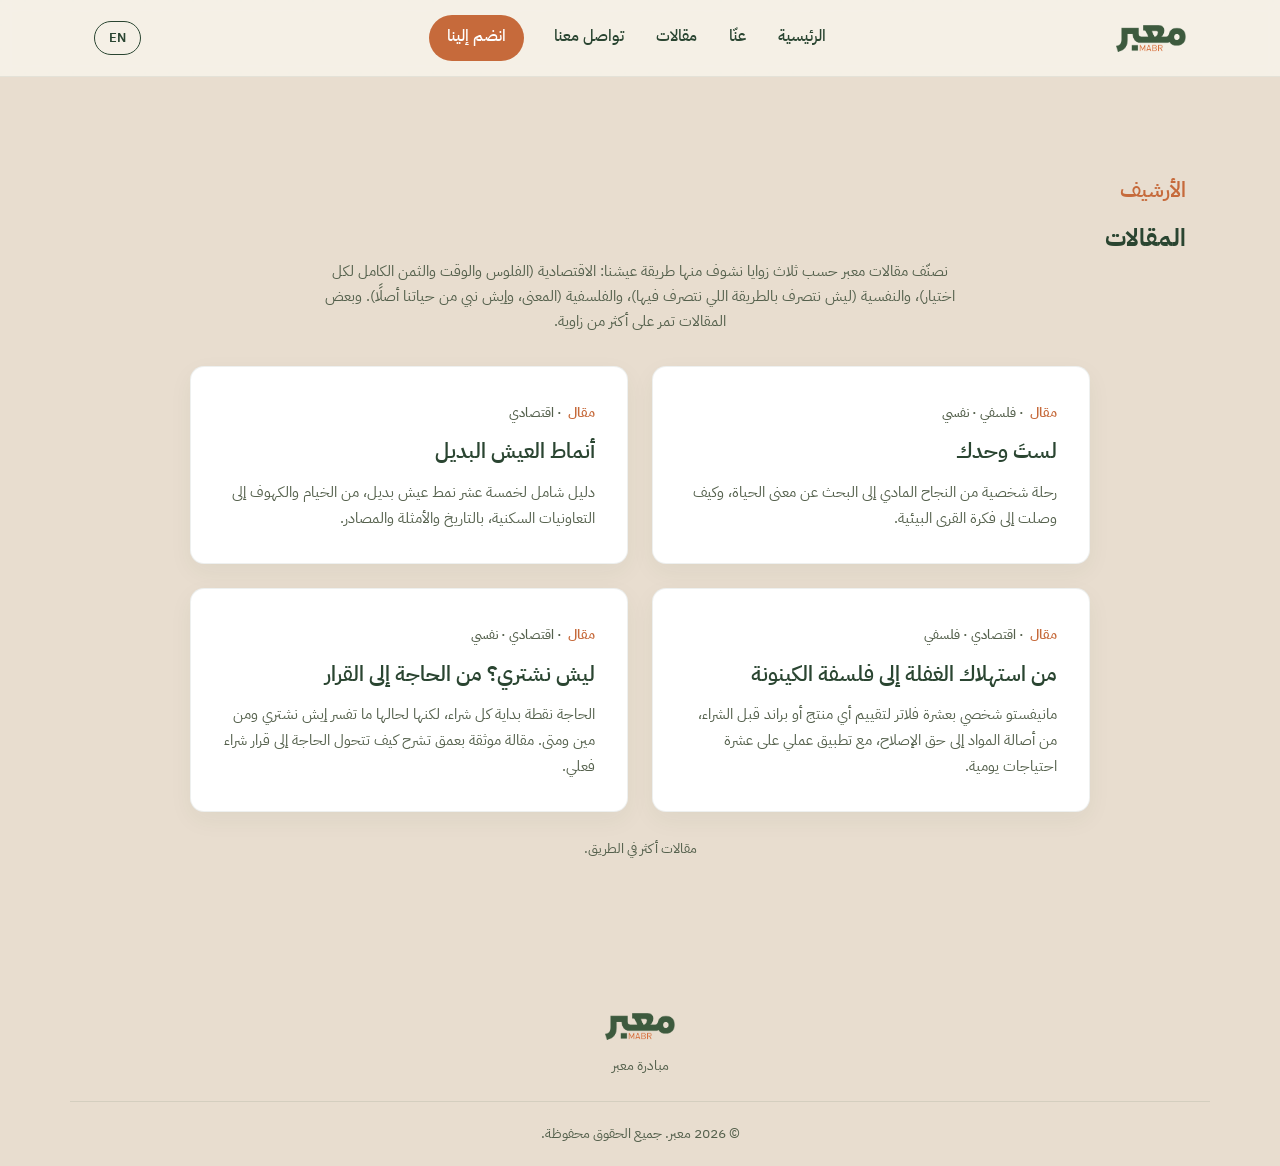
<file: articles.html>
<!DOCTYPE html>
<html lang="ar" dir="rtl">
<head>
<meta charset="UTF-8">
<meta name="viewport" content="width=device-width, initial-scale=1.0">
<title>مقالات | معبر</title>
<meta name="description" content="مقالات معبر: مقالات ودراسات عن كيف نعيش، من زاوية اقتصادية ونفسية وفلسفية، بالأرقام والمصادر والتجارب الحقيقية.">
<meta property="og:type" content="website">
<meta property="og:title" content="مقالات | معبر">
<meta property="og:description" content="مقالات معبر: مقالات ودراسات عن كيف نعيش، من زاوية اقتصادية ونفسية وفلسفية، بالأرقام والمصادر والتجارب الحقيقية.">
<meta property="og:image" content="https://mabr.net/logo.png">
<meta property="og:url" content="https://mabr.net/articles.html">
<meta name="twitter:card" content="summary">
<meta name="twitter:title" content="مقالات | معبر">
<meta name="twitter:description" content="مقالات معبر: مقالات ودراسات عن كيف نعيش، من زاوية اقتصادية ونفسية وفلسفية، بالأرقام والمصادر والتجارب الحقيقية.">
<meta name="twitter:image" content="https://mabr.net/logo.png">
<link rel="canonical" href="https://mabr.net/articles.html">
<link rel="preconnect" href="https://fonts.googleapis.com">
<link href="https://fonts.googleapis.com/css2?family=IBM+Plex+Sans+Arabic:wght@400;500;600;700&family=IBM+Plex+Sans:wght@400;500;600;700&display=swap" rel="stylesheet">
<link rel="icon" href="favicon-32.png" sizes="32x32" type="image/png">
<link rel="icon" href="favicon-192.png" sizes="192x192" type="image/png">
<link rel="apple-touch-icon" href="apple-touch-icon.png">
<link rel="stylesheet" href="style.css?v=20261019b">
</head>
<body class="lang-ar">

<header class="site-header">
  <div class="container header-inner">
    <a href="index.html" class="logo">
      <img src="logo.png" alt="معبر" class="logo-img" onerror="this.style.display='none'; this.closest('.logo').classList.add('logo-fallback');">
      <span class="logo-text"><span class="logo-ar">معبر</span><span class="logo-en">Mabr</span></span>
    </a>

    <nav class="main-nav" id="mainNav">
      <a href="index.html#home" data-i18n="nav_home">الرئيسية</a>
      <a href="about.html" data-i18n="nav_about">عنّا</a>
      <a href="articles.html" data-i18n="nav_articles">مقالات</a>
      <a href="contact.html" data-i18n="nav_contact">تواصل معنا</a>
      <a href="index.html#join" class="nav-cta" data-i18n="nav_join">انضم إلينا</a>
    </nav>

    <div class="header-actions">
      <button id="langToggle" class="lang-toggle" aria-label="Switch language">EN</button>
      <button id="navBurger" class="nav-burger" aria-label="Menu">
        <span></span><span></span><span></span>
      </button>
    </div>
  </div>
</header>

<main>
  <!-- ARTICLES -->
  <section class="articles">
    <div class="container">
      <span class="section-tag" data-i18n="articles_tag">الأرشيف</span>
      <h1 data-i18n="articles_title">المقالات</h1>
      <p class="archive-dims-intro" data-i18n="archive_dims_intro">
        نصنّف مقالات معبر حسب ثلاث زوايا نشوف منها طريقة عيشنا: الاقتصادية (الفلوس والوقت والثمن الكامل لكل اختيار)، والنفسية (ليش نتصرف بالطريقة اللي نتصرف فيها)، والفلسفية (المعنى، وإيش نبي من حياتنا أصلًا). وبعض المقالات تمر على أكثر من زاوية.
      </p>

      <div class="article-grid two-col">
        <a href="article-1.html" class="card">
          <div class="card-body">
            <span class="card-type" data-i18n="a1_type">مقال</span><span class="card-dim" data-i18n="a1_dim">· فلسفي · نفسي</span>
            <h3 data-i18n="a1_title">لستَ وحدك</h3>
            <p data-i18n="a1_text">رحلة شخصية من النجاح المادي إلى البحث عن معنى الحياة، وكيف وصلت إلى فكرة القرى البيئية.</p>
          </div>
        </a>
        <a href="article-2.html" class="card">
          <div class="card-body">
            <span class="card-type" data-i18n="a2_type">مقال</span><span class="card-dim" data-i18n="a2_dim">· اقتصادي</span>
            <h3 data-i18n="a2_title">أنماط العيش البديل</h3>
            <p data-i18n="a2_text">دليل شامل لخمسة عشر نمط عيش بديل، من الخيام والكهوف إلى التعاونيات السكنية، بالتاريخ والأمثلة والمصادر.</p>
          </div>
        </a>
        <a href="article-3.html" class="card">
          <div class="card-body">
            <span class="card-type" data-i18n="a5_type">مقال</span><span class="card-dim" data-i18n="a5_dim">· اقتصادي · فلسفي</span>
            <h3 data-i18n="a5_title">من استهلاك الغفلة إلى فلسفة الكينونة</h3>
            <p data-i18n="a5_text">مانيفستو شخصي بعشرة فلاتر لتقييم أي منتج أو براند قبل الشراء، من أصالة المواد إلى حق الإصلاح، مع تطبيق عملي على عشرة احتياجات يومية.</p>
          </div>
        </a>
        <a href="article-4.html" class="card">
          <div class="card-body">
            <span class="card-type" data-i18n="a6_type">مقال</span><span class="card-dim" data-i18n="a6_dim">· اقتصادي · نفسي</span>
            <h3 data-i18n="a6_title">ليش نشتري؟ من الحاجة إلى القرار</h3>
            <p data-i18n="a6_text">الحاجة نقطة بداية كل شراء، لكنها لحالها ما تفسر إيش نشتري ومن مين ومتى. مقالة موثقة بعمق تشرح كيف تتحول الحاجة إلى قرار شراء فعلي.</p>
          </div>
        </a>
      </div>
      <p class="more-soon-note" data-i18n="more_soon_text">مقالات أكثر في الطريق.</p>
    </div>
  </section>
</main>

<footer class="site-footer">
  <div class="container footer-inner">
    <div class="footer-brand">
      <a href="index.html" class="logo">
        <img src="logo.png" alt="معبر" class="logo-img" onerror="this.style.display='none'; this.closest('.logo').classList.add('logo-fallback');">
        <span class="logo-text"><span class="logo-ar">معبر</span><span class="logo-en">Mabr</span></span>
      </a>
      <p data-i18n="footer_tagline">مبادرة معبر</p>
    </div>
  </div>
  <p class="footer-copy" data-i18n="footer_copy">© 2026 معبر. جميع الحقوق محفوظة.</p>
</footer>

<script src="script.js?v=20261019b"></script>
</body>
</html>
</file>
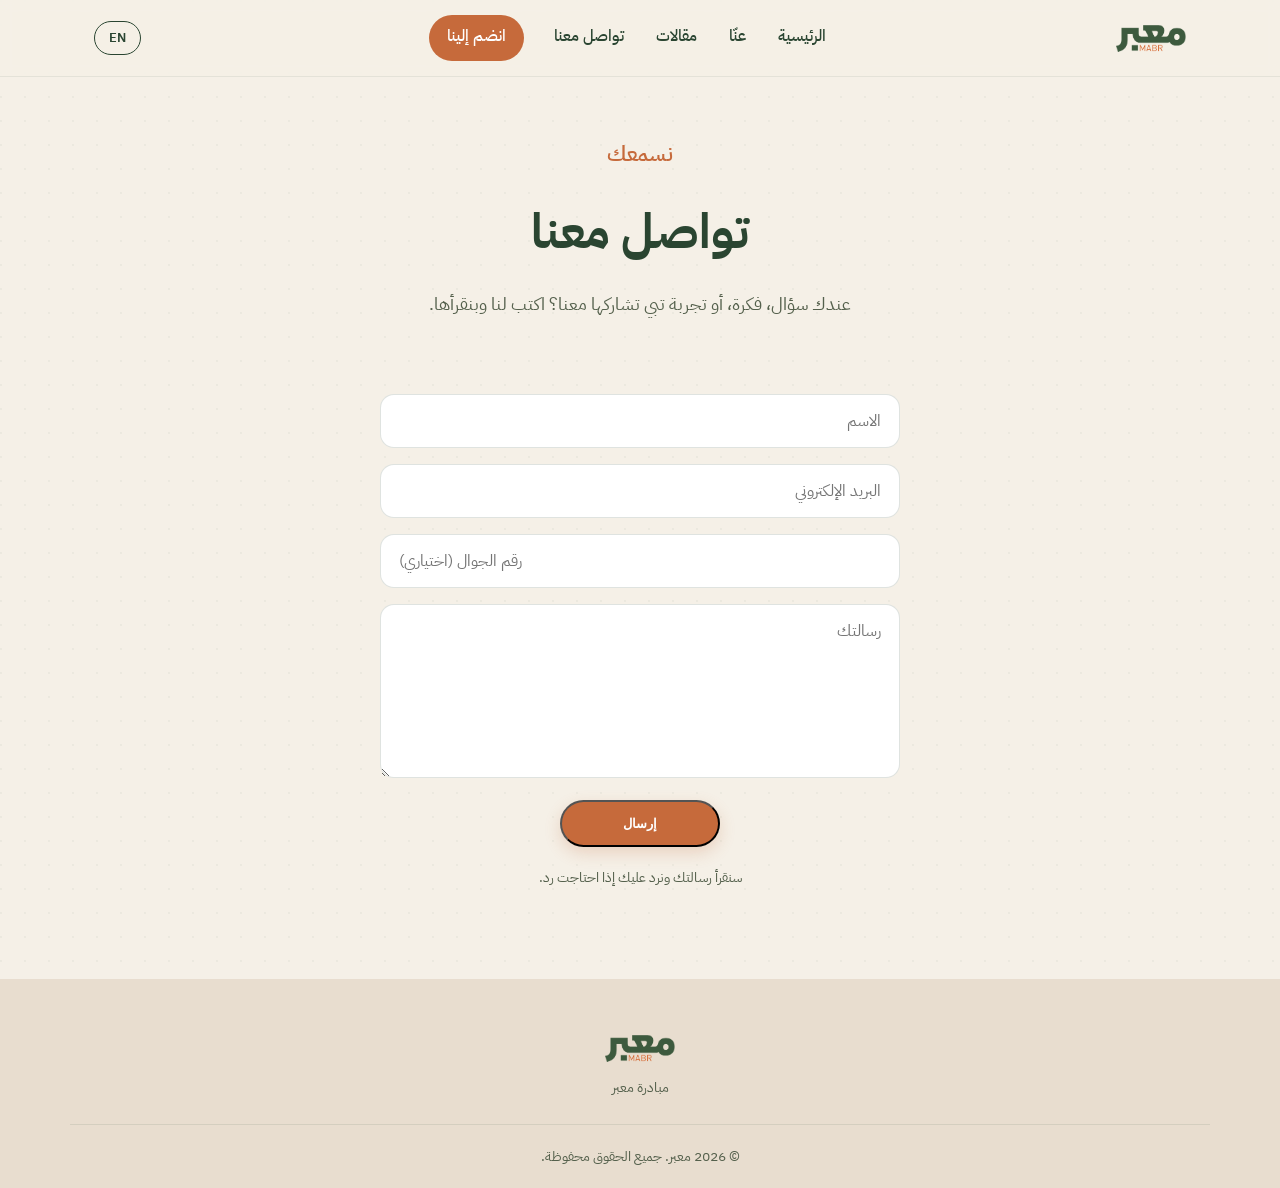
<file: contact.html>
<!DOCTYPE html>
<html lang="ar" dir="rtl">
<head>
<meta charset="UTF-8">
<meta name="viewport" content="width=device-width, initial-scale=1.0">
<title>تواصل معنا | معبر</title>
<meta name="description" content="تواصل مع معبر، أرسل لنا رسالتك وبنرد عليك.">
<meta property="og:type" content="website">
<meta property="og:title" content="تواصل معنا | معبر">
<meta property="og:description" content="تواصل مع معبر، أرسل لنا رسالتك وبنرد عليك.">
<meta property="og:image" content="https://mabr.net/logo.png">
<meta property="og:url" content="https://mabr.net/contact.html">
<meta name="twitter:card" content="summary">
<meta name="twitter:title" content="تواصل معنا | معبر">
<meta name="twitter:description" content="تواصل مع معبر، أرسل لنا رسالتك وبنرد عليك.">
<meta name="twitter:image" content="https://mabr.net/logo.png">
<link rel="canonical" href="https://mabr.net/contact.html">
<link rel="preconnect" href="https://fonts.googleapis.com">
<link href="https://fonts.googleapis.com/css2?family=IBM+Plex+Sans+Arabic:wght@400;500;600;700&family=IBM+Plex+Sans:wght@400;500;600;700&display=swap" rel="stylesheet">
<link rel="icon" href="favicon-32.png" sizes="32x32" type="image/png">
<link rel="icon" href="favicon-192.png" sizes="192x192" type="image/png">
<link rel="apple-touch-icon" href="apple-touch-icon.png">
<link rel="stylesheet" href="style.css?v=20261019b">
</head>
<body class="lang-ar">

<header class="site-header">
  <div class="container header-inner">
    <a href="index.html" class="logo">
      <img src="logo.png" alt="معبر" class="logo-img" onerror="this.style.display='none'; this.closest('.logo').classList.add('logo-fallback');">
      <span class="logo-text"><span class="logo-ar">معبر</span><span class="logo-en">Mabr</span></span>
    </a>

    <nav class="main-nav" id="mainNav">
      <a href="index.html#home" data-i18n="nav_home">الرئيسية</a>
      <a href="about.html" data-i18n="nav_about">عنّا</a>
      <a href="articles.html" data-i18n="nav_articles">مقالات</a>
      <a href="contact.html" data-i18n="nav_contact">تواصل معنا</a>
      <a href="index.html#join" class="nav-cta" data-i18n="nav_join">انضم إلينا</a>
    </nav>

    <div class="header-actions">
      <button id="langToggle" class="lang-toggle" aria-label="Switch language">EN</button>
      <button id="navBurger" class="nav-burger" aria-label="Menu">
        <span></span><span></span><span></span>
      </button>
    </div>
  </div>
</header>

<main>
  <section class="article-hero">
    <div class="container">
      <span class="section-tag" data-i18n="contact_tag">نسمعك</span>
      <h1 data-i18n="contact_title">تواصل معنا</h1>
      <p class="coming-soon-text" data-i18n="contact_text">
        عندك سؤال، فكرة، أو تجربة تبي تشاركها معنا؟ اكتب لنا وبنقرأها.
      </p>
    </div>
  </section>

  <section class="contact-form-section">
    <div class="container">
      <form id="contactForm" class="contact-form" action="https://formspree.io/f/mqevoagy" method="POST">
        <input type="text" name="name" data-i18n-placeholder="contact_name" placeholder="الاسم" required>
        <input type="email" name="email" data-i18n-placeholder="contact_email" placeholder="البريد الإلكتروني" required>
        <input type="tel" name="phone" data-i18n-placeholder="contact_phone" placeholder="رقم الجوال (اختياري)">
        <textarea name="message" rows="6" data-i18n-placeholder="contact_message" placeholder="رسالتك" required></textarea>
        <button type="submit" class="btn btn-primary" data-i18n="contact_submit">إرسال</button>
      </form>
      <p class="form-note-dark" id="contactNote" data-i18n="contact_note">سنقرأ رسالتك ونرد عليك إذا احتاجت رد.</p>
    </div>
  </section>
</main>

<footer class="site-footer">
  <div class="container footer-inner">
    <div class="footer-brand">
      <a href="index.html" class="logo">
        <img src="logo.png" alt="معبر" class="logo-img" onerror="this.style.display='none'; this.closest('.logo').classList.add('logo-fallback');">
        <span class="logo-text"><span class="logo-ar">معبر</span><span class="logo-en">Mabr</span></span>
      </a>
      <p data-i18n="footer_tagline">مبادرة معبر</p>
    </div>
  </div>
  <p class="footer-copy" data-i18n="footer_copy">© 2026 معبر. جميع الحقوق محفوظة.</p>
</footer>

<script src="script.js?v=20261019b"></script>
<script>
  document.addEventListener("DOMContentLoaded", () => {
    const form = document.getElementById("contactForm");
    const note = document.getElementById("contactNote");
    const successMsg = { ar: "تم إرسال رسالتك! شكراً لتواصلك معنا.", en: "Your message has been sent! Thanks for reaching out." };
    const errorMsg = { ar: "الفورم غير مفعّل بعد. راجع ملف README لربطه بـ Formspree.", en: "This form isn't connected yet. See README to link it to Formspree." };

    form.addEventListener("submit", async (e) => {
      e.preventDefault();
      const lang = document.documentElement.lang === "ar" ? "ar" : "en";
      if (form.action.includes("YOUR_CONTACT_FORM_ID")) {
        note.textContent = errorMsg[lang];
        note.style.color = "#C66A3B";
        return;
      }
      try {
        const res = await fetch(form.action, { method: "POST", body: new FormData(form), headers: { Accept: "application/json" } });
        if (res.ok) {
          note.textContent = successMsg[lang];
          note.style.color = "#2A4531";
          form.reset();
        } else {
          note.textContent = errorMsg[lang];
          note.style.color = "#C66A3B";
        }
      } catch (err) {
        note.textContent = errorMsg[lang];
        note.style.color = "#C66A3B";
      }
    });
  });
</script>
</body>
</html>
</file>
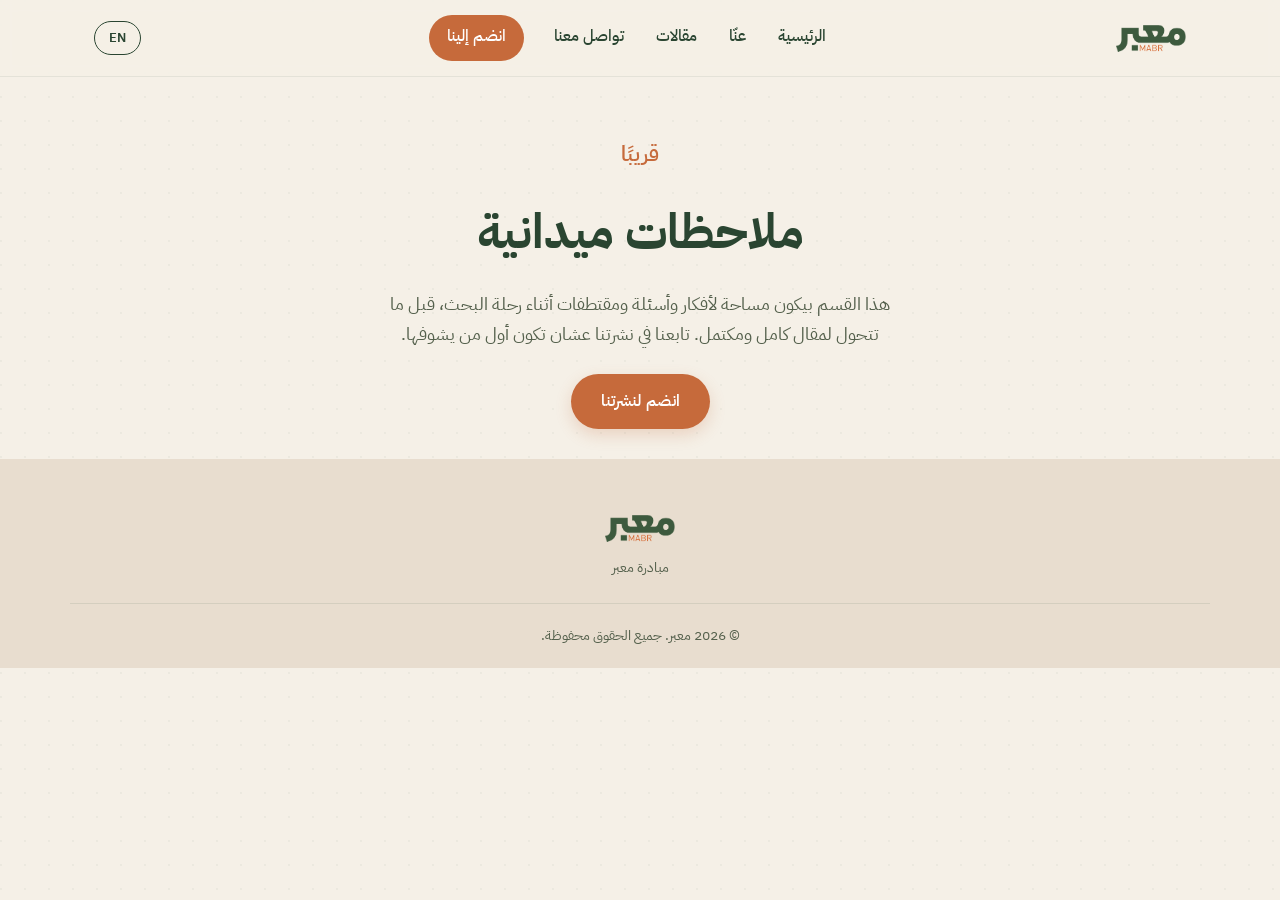
<file: field-notes.html>
<!DOCTYPE html>
<html lang="ar" dir="rtl">
<head>
<meta charset="UTF-8">
<meta name="viewport" content="width=device-width, initial-scale=1.0">
<title>ملاحظات ميدانية | معبر</title>
<meta name="description" content="ملاحظات ميدانية من معبر: أفكار وأسئلة ومقتطفات أثناء رحلة البحث في كيف نعيش، قبل أن تتحول لمقال كامل.">
<meta property="og:type" content="website">
<meta property="og:title" content="ملاحظات ميدانية | معبر">
<meta property="og:description" content="ملاحظات ميدانية من معبر: أفكار وأسئلة ومقتطفات أثناء رحلة البحث في كيف نعيش، قبل أن تتحول لمقال كامل.">
<meta property="og:image" content="https://mabr.net/logo.png">
<meta property="og:url" content="https://mabr.net/field-notes.html">
<meta name="twitter:card" content="summary">
<meta name="twitter:title" content="ملاحظات ميدانية | معبر">
<meta name="twitter:description" content="ملاحظات ميدانية من معبر: أفكار وأسئلة ومقتطفات أثناء رحلة البحث في كيف نعيش، قبل أن تتحول لمقال كامل.">
<meta name="twitter:image" content="https://mabr.net/logo.png">
<link rel="canonical" href="https://mabr.net/field-notes.html">
<link rel="preconnect" href="https://fonts.googleapis.com">
<link href="https://fonts.googleapis.com/css2?family=IBM+Plex+Sans+Arabic:wght@400;500;600;700&family=IBM+Plex+Sans:wght@400;500;600;700&display=swap" rel="stylesheet">
<link rel="icon" href="favicon-32.png" sizes="32x32" type="image/png">
<link rel="icon" href="favicon-192.png" sizes="192x192" type="image/png">
<link rel="apple-touch-icon" href="apple-touch-icon.png">
<link rel="stylesheet" href="style.css?v=20261019b">
</head>
<body class="lang-ar">

<header class="site-header">
  <div class="container header-inner">
    <a href="index.html" class="logo">
      <img src="logo.png" alt="معبر" class="logo-img" onerror="this.style.display='none'; this.closest('.logo').classList.add('logo-fallback');">
      <span class="logo-text"><span class="logo-ar">معبر</span><span class="logo-en">Mabr</span></span>
    </a>

    <nav class="main-nav" id="mainNav">
      <a href="index.html#home" data-i18n="nav_home">الرئيسية</a>
      <a href="about.html" data-i18n="nav_about">عنّا</a>
      <a href="articles.html" data-i18n="nav_articles">مقالات</a>
      <a href="contact.html" data-i18n="nav_contact">تواصل معنا</a>
      <a href="index.html#join" class="nav-cta" data-i18n="nav_join">انضم إلينا</a>
    </nav>

    <div class="header-actions">
      <button id="langToggle" class="lang-toggle" aria-label="Switch language">EN</button>
      <button id="navBurger" class="nav-burger" aria-label="Menu">
        <span></span><span></span><span></span>
      </button>
    </div>
  </div>
</header>

<main>
  <section class="article-hero coming-soon-page">
    <div class="container">
      <span class="section-tag" data-i18n="fieldnotes_tag">قريبًا</span>
      <h1 data-i18n="fieldnotes_title">ملاحظات ميدانية</h1>
      <p class="coming-soon-text" data-i18n="fieldnotes_text">
        هذا القسم بيكون مساحة لأفكار وأسئلة ومقتطفات أثناء رحلة البحث، قبل ما تتحول لمقال كامل ومكتمل. تابعنا في نشرتنا عشان تكون أول من يشوفها.
      </p>
      <a href="index.html#join" class="btn btn-primary" data-i18n="fieldnotes_cta">انضم لنشرتنا</a>
    </div>
  </section>
</main>

<footer class="site-footer">
  <div class="container footer-inner">
    <div class="footer-brand">
      <a href="index.html" class="logo">
        <img src="logo.png" alt="معبر" class="logo-img" onerror="this.style.display='none'; this.closest('.logo').classList.add('logo-fallback');">
        <span class="logo-text"><span class="logo-ar">معبر</span><span class="logo-en">Mabr</span></span>
      </a>
      <p data-i18n="footer_tagline">مبادرة معبر</p>
    </div>
  </div>
  <p class="footer-copy" data-i18n="footer_copy">© 2026 معبر. جميع الحقوق محفوظة.</p>
</footer>

<script src="script.js?v=20261019b"></script>
</body>
</html>
</file>
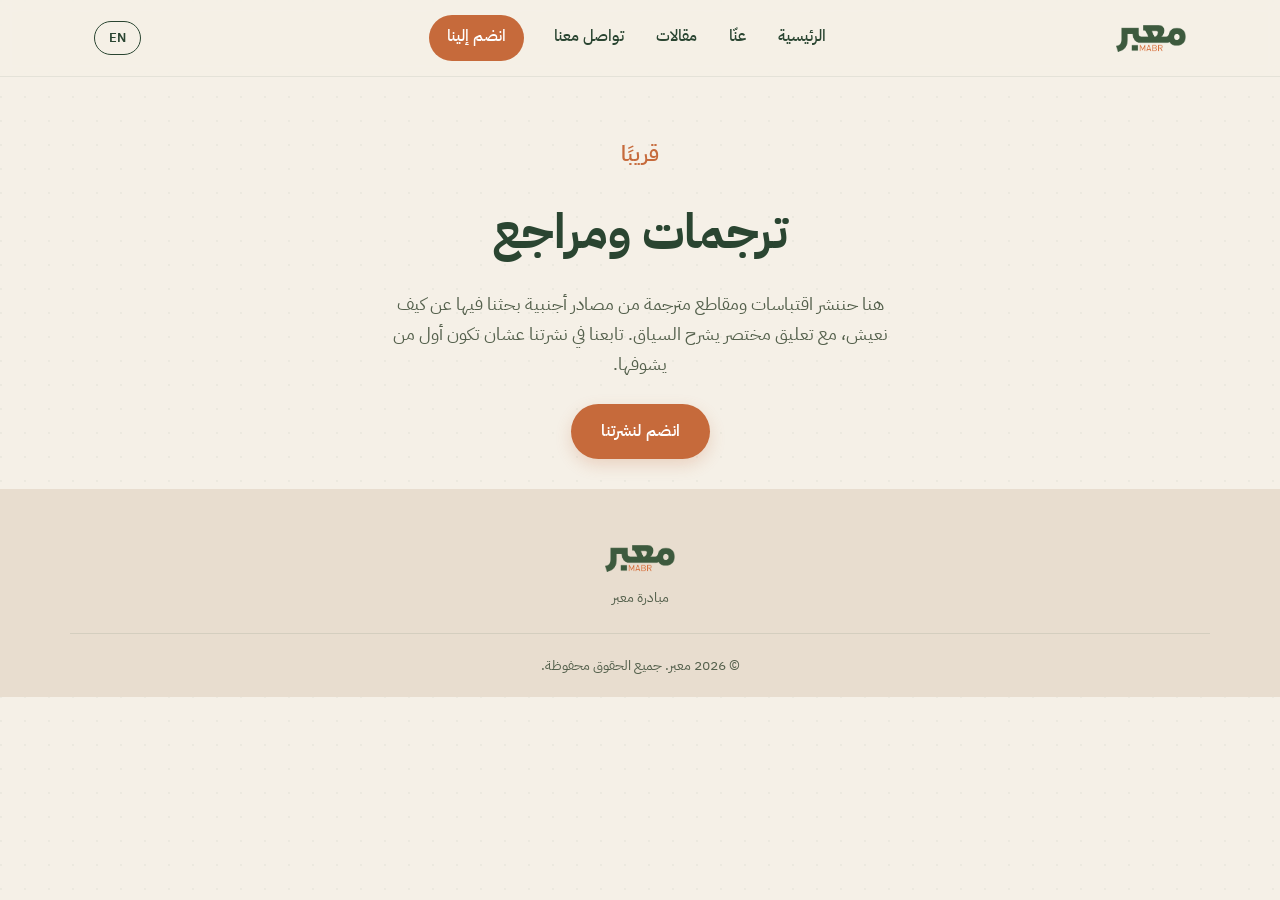
<file: translations.html>
<!DOCTYPE html>
<html lang="ar" dir="rtl">
<head>
<meta charset="UTF-8">
<meta name="viewport" content="width=device-width, initial-scale=1.0">
<title>ترجمات ومراجع | معبر</title>
<meta name="description" content="ترجمات ومراجع من معبر: اقتباسات مترجمة من مصادر أجنبية عن كيف نعيش، مع تعليق مختصر يشرح السياق.">
<meta property="og:type" content="website">
<meta property="og:title" content="ترجمات ومراجع | معبر">
<meta property="og:description" content="ترجمات ومراجع من معبر: اقتباسات مترجمة من مصادر أجنبية عن كيف نعيش، مع تعليق مختصر يشرح السياق.">
<meta property="og:image" content="https://mabr.net/logo.png">
<meta property="og:url" content="https://mabr.net/translations.html">
<meta name="twitter:card" content="summary">
<meta name="twitter:title" content="ترجمات ومراجع | معبر">
<meta name="twitter:description" content="ترجمات ومراجع من معبر: اقتباسات مترجمة من مصادر أجنبية عن كيف نعيش، مع تعليق مختصر يشرح السياق.">
<meta name="twitter:image" content="https://mabr.net/logo.png">
<link rel="canonical" href="https://mabr.net/translations.html">
<link rel="preconnect" href="https://fonts.googleapis.com">
<link href="https://fonts.googleapis.com/css2?family=IBM+Plex+Sans+Arabic:wght@400;500;600;700&family=IBM+Plex+Sans:wght@400;500;600;700&display=swap" rel="stylesheet">
<link rel="icon" href="favicon-32.png" sizes="32x32" type="image/png">
<link rel="icon" href="favicon-192.png" sizes="192x192" type="image/png">
<link rel="apple-touch-icon" href="apple-touch-icon.png">
<link rel="stylesheet" href="style.css?v=20261019b">
</head>
<body class="lang-ar">

<header class="site-header">
  <div class="container header-inner">
    <a href="index.html" class="logo">
      <img src="logo.png" alt="معبر" class="logo-img" onerror="this.style.display='none'; this.closest('.logo').classList.add('logo-fallback');">
      <span class="logo-text"><span class="logo-ar">معبر</span><span class="logo-en">Mabr</span></span>
    </a>

    <nav class="main-nav" id="mainNav">
      <a href="index.html#home" data-i18n="nav_home">الرئيسية</a>
      <a href="about.html" data-i18n="nav_about">عنّا</a>
      <a href="articles.html" data-i18n="nav_articles">مقالات</a>
      <a href="contact.html" data-i18n="nav_contact">تواصل معنا</a>
      <a href="index.html#join" class="nav-cta" data-i18n="nav_join">انضم إلينا</a>
    </nav>

    <div class="header-actions">
      <button id="langToggle" class="lang-toggle" aria-label="Switch language">EN</button>
      <button id="navBurger" class="nav-burger" aria-label="Menu">
        <span></span><span></span><span></span>
      </button>
    </div>
  </div>
</header>

<main>
  <section class="article-hero coming-soon-page">
    <div class="container">
      <span class="section-tag" data-i18n="translations_tag">قريبًا</span>
      <h1 data-i18n="translations_title">ترجمات ومراجع</h1>
      <p class="coming-soon-text" data-i18n="translations_text">
        هنا حننشر اقتباسات ومقاطع مترجمة من مصادر أجنبية بحثنا فيها عن كيف نعيش، مع تعليق مختصر يشرح السياق. تابعنا في نشرتنا عشان تكون أول من يشوفها.
      </p>
      <a href="index.html#join" class="btn btn-primary" data-i18n="translations_cta">انضم لنشرتنا</a>
    </div>
  </section>
</main>

<footer class="site-footer">
  <div class="container footer-inner">
    <div class="footer-brand">
      <a href="index.html" class="logo">
        <img src="logo.png" alt="معبر" class="logo-img" onerror="this.style.display='none'; this.closest('.logo').classList.add('logo-fallback');">
        <span class="logo-text"><span class="logo-ar">معبر</span><span class="logo-en">Mabr</span></span>
      </a>
      <p data-i18n="footer_tagline">مبادرة معبر</p>
    </div>
  </div>
  <p class="footer-copy" data-i18n="footer_copy">© 2026 معبر. جميع الحقوق محفوظة.</p>
</footer>

<script src="script.js?v=20261019b"></script>
</body>
</html>
</file>
<file: style.css>
:root{
  --green-dark:#2A4531;   /* أخضر غامق - نصوص رئيسية وعناوين وأيقونات */
  --green:#35543B;        /* أخضر أساسي - أسطح كبيرة (قسم العضوية) */
  --green-muted:#8A9988;  /* أخضر هادئ - عناصر مساعدة وحدود */
  --cream:#F5F0E7;        /* كريمي دافئ - الخلفية الأساسية */
  --beige:#E8DDCF;        /* بيج دافئ - خلفيات ثانوية */
  --terracotta:#C66A3B;   /* تيراكوتا - أزرار ودعوات لاتخاذ إجراء وعناوين أقسام فقط */
  --brown:#8B6547;        /* بني دافئ - روابط وعناصر مساعدة */
  --white:#FFFFFF;
  --text:#2A4531;
  --text-soft:#54604C;
  --radius:14px;
  --max:1140px;
  /* نظام مسافات بمضاعفات 4px */
  --sp-1:4px; --sp-2:8px; --sp-3:16px; --sp-4:24px; --sp-5:32px; --sp-6:48px; --sp-7:64px; --sp-8:96px;
}

*{box-sizing:border-box;margin:0;padding:0;}

body{
  background-color:var(--cream);
  background-image:radial-gradient(circle at 1px 1px, rgba(42,69,49,0.045) 1px, transparent 0);
  background-size:24px 24px;
  color:var(--text);
  font-family:'IBM Plex Sans Arabic','Tajawal',sans-serif;
  font-weight:400;
  line-height:1.7;
  overflow-x:hidden;
}

body.lang-en{
  font-family:'IBM Plex Sans','Poppins',sans-serif;
}

img{max-width:100%;display:block;}
a{color:inherit;text-decoration:none;}
ul{list-style:none;}

.container{
  max-width:var(--max);
  margin:0 auto;
  padding:0 var(--sp-4);
}

/* Logo */
.logo{display:flex;align-items:center;gap:10px;}
.logo-img{height:42px;width:auto;display:block;}
/* text logo is hidden by default; shown only if the image fails to load */
.logo:not(.logo-fallback) .logo-text{display:none;}
.logo-en{display:none;}
body.lang-en .logo-ar{display:none;}
body.lang-en .logo-en{display:inline;}

/* HEADER */
.site-header{
  position:sticky;top:0;z-index:50;
  background:rgba(245,240,231,0.92);
  backdrop-filter:blur(6px);
  border-bottom:1px solid rgba(42,69,49,0.08);
}
.header-inner{
  display:flex;align-items:center;justify-content:space-between;
  height:76px;
}
.logo{font-size:1.6rem;font-weight:700;color:var(--green-dark);}

.main-nav{
  display:flex;gap:28px;align-items:center;
  font-weight:500;
}
.main-nav a{
  padding:6px 2px;
  border-bottom:2px solid transparent;
  transition:border-color .2s, color .2s;
}
.main-nav a:hover{border-color:var(--terracotta);}
.nav-cta{
  background:var(--terracotta);
  color:#fff !important;
  padding:8px 18px !important;
  border-radius:999px;
}
.nav-cta:hover{background:var(--green-dark);border-color:transparent !important;}

.header-actions{display:flex;align-items:center;gap:14px;}
.lang-toggle{
  border:1px solid var(--green-dark);
  background:transparent;
  color:var(--green-dark);
  font-weight:600;
  padding:6px 14px;
  border-radius:999px;
  cursor:pointer;
  font-family:inherit;
}
.lang-toggle:hover{background:var(--green-dark);color:#fff;}

.nav-burger{display:none;flex-direction:column;gap:5px;background:none;border:none;cursor:pointer;}
.nav-burger span{width:24px;height:2px;background:var(--text);display:block;}

/* HERO */
.hero{
  position:relative;
  overflow:hidden;
  min-height:100vh;
  display:flex;
  align-items:center;
  padding:140px 0 100px;
  text-align:center;
}
.hero-bg{
  position:absolute;
  inset:0;
  z-index:0;
  display:grid;
  grid-template-columns:repeat(4,1fr);
  grid-template-rows:repeat(4,1fr);
  gap:3px;
  filter:blur(1.5px) saturate(0.85) sepia(0.12);
}
.hero-bg img{
  width:100%;height:100%;object-fit:cover;display:block;
}
.hero-overlay{
  position:absolute;
  inset:0;
  z-index:1;
  background:
    linear-gradient(180deg, rgba(24,32,22,0.72), rgba(16,22,15,0.84)),
    radial-gradient(circle at 20% 15%, rgba(0,0,0,0.12), transparent 60%),
    radial-gradient(circle at 85% 85%, rgba(0,0,0,0.2), transparent 55%);
}
.hero-inner{
  position:relative;
  z-index:2;
}
.hero .eyebrow{color:#e0a878;}
.hero h1{color:#fff;}
.hero-sub{color:#e7ecdf;}
.hero .btn-ghost{border-color:#fff;color:#fff;}

@media (min-width:900px){
  .hero-bg{
    display:block;
    filter:blur(0.5px) saturate(0.85) sepia(0.12);
  }
  .hero-bg img{
    position:absolute;
    border-radius:8px;
    box-shadow:0 14px 30px rgba(0,0,0,0.4);
  }
  .hero-bg img:nth-child(1){top:-8%;left:-5%;width:28%;height:40%;transform:rotate(-7deg);z-index:1;}
  .hero-bg img:nth-child(2){top:-4%;left:20%;width:26%;height:38%;transform:rotate(5deg);z-index:2;}
  .hero-bg img:nth-child(3){top:-10%;left:44%;width:27%;height:42%;transform:rotate(-4deg);z-index:1;}
  .hero-bg img:nth-child(4){top:-6%;left:68%;width:30%;height:40%;transform:rotate(8deg);z-index:2;}
  .hero-bg img:nth-child(5){top:22%;left:-6%;width:27%;height:40%;transform:rotate(9deg);z-index:3;}
  .hero-bg img:nth-child(6){top:26%;left:16%;width:25%;height:38%;transform:rotate(-6deg);z-index:2;}
  .hero-bg img:nth-child(7){top:20%;left:40%;width:28%;height:42%;transform:rotate(6deg);z-index:3;}
  .hero-bg img:nth-child(8){top:24%;left:64%;width:27%;height:39%;transform:rotate(-9deg);z-index:2;}
  .hero-bg img:nth-child(9){top:22%;left:86%;width:24%;height:38%;transform:rotate(5deg);z-index:1;}
  .hero-bg img:nth-child(10){top:54%;left:-4%;width:26%;height:40%;transform:rotate(-5deg);z-index:2;}
  .hero-bg img:nth-child(11){top:58%;left:18%;width:27%;height:42%;transform:rotate(8deg);z-index:3;}
  .hero-bg img:nth-child(12){top:52%;left:42%;width:26%;height:38%;transform:rotate(-7deg);z-index:2;}
  .hero-bg img:nth-child(13){top:56%;left:64%;width:28%;height:41%;transform:rotate(6deg);z-index:3;}
  .hero-bg img:nth-child(14){top:54%;left:86%;width:25%;height:39%;transform:rotate(-8deg);z-index:1;}
  .hero-bg img:nth-child(15){top:80%;left:8%;width:26%;height:35%;transform:rotate(6deg);z-index:2;}
  .hero-bg img:nth-child(16){top:82%;left:56%;width:27%;height:34%;transform:rotate(-6deg);z-index:2;}
}
.eyebrow{
  display:inline-block;
  color:var(--terracotta);
  font-weight:600;
  font-size:1.3rem;
  letter-spacing:.3px;
  margin-bottom:18px;
}
.hero h1{
  font-size:3.2rem;
  font-weight:700;
  margin-bottom:20px;
  line-height:1.25;
}
.hero-sub{
  max-width:620px;margin:0 auto 34px;
  font-size:1.15rem;
  font-weight:400;
}
.hero-actions{display:flex;gap:16px;justify-content:center;flex-wrap:wrap;}

.btn{
  display:inline-block;padding:14px 30px;border-radius:999px;
  font-weight:600;transition:transform .15s, box-shadow .15s;
}
.btn:hover{transform:translateY(-1px);}
.btn-primary{background:var(--terracotta);color:#fff;box-shadow:0 6px 16px rgba(198,106,59,0.22);}
.btn-ghost{border:2px solid var(--green-dark);color:var(--green-dark);}

/* SECTION COMMON */
section{padding:96px 0;}
.section-tag{
  display:inline-block;color:var(--terracotta);font-weight:600;font-size:1.3rem;margin-bottom:10px;
}
section h2{
  font-size:2.2rem;font-weight:600;color:var(--green-dark);margin-bottom:var(--sp-4);letter-spacing:-0.01em;
}

/* ABOUT */
.about-text{max-width:760px;color:var(--text-soft);font-size:1.08rem;margin-bottom:var(--sp-6);}
.pillars{
  display:grid;grid-template-columns:repeat(2,1fr);gap:var(--sp-4);max-width:760px;margin-inline:auto;
}
.pillar{
  background:#fff;border-radius:var(--radius);padding:var(--sp-5) var(--sp-3);text-align:center;
  border:1px solid rgba(42,69,49,0.07);
  box-shadow:0 6px 20px rgba(42,69,49,0.05);
}
.pillar-icon{font-size:2rem;display:block;margin-bottom:12px;}
.pillar h3{color:var(--green-dark);font-weight:600;margin-bottom:8px;font-size:1.1rem;}
.pillar p{color:var(--text-soft);font-size:.95rem;}

/* FOUNDER */
.founder{
  display:flex;gap:26px;align-items:flex-start;
  background:#fff;border-radius:var(--radius);padding:var(--sp-5);margin-top:var(--sp-5);
  border:1px solid rgba(42,69,49,0.07);
  box-shadow:0 6px 20px rgba(42,69,49,0.05);
}
.founder-avatar{
  position:relative;width:88px;height:88px;min-width:88px;border-radius:50%;
  background:var(--beige);display:flex;align-items:center;justify-content:center;
  overflow:hidden;font-size:2.2rem;
}
.founder-img{position:absolute;inset:0;width:100%;height:100%;object-fit:cover;}
.founder-text h3{color:var(--green-dark);font-weight:600;margin:6px 0 10px;font-size:1.2rem;}
.founder-text p{color:var(--text-soft);font-size:.98rem;}
.founder-more{display:inline-block;margin-top:12px;color:var(--terracotta);font-weight:600;font-size:.95rem;}
@media (max-width:600px){
  .founder{flex-direction:column;align-items:center;text-align:center;}
}

/* PHILOSOPHY */
.manifesto-text{
  max-width:760px;font-size:1.15rem;line-height:1.9;color:var(--text);
  border-inline-start:4px solid var(--terracotta);padding-inline-start:var(--sp-4);
  margin-bottom:var(--sp-4);
}
.philosophy-subtitle{
  font-size:1.4rem;font-weight:600;color:var(--terracotta);margin:var(--sp-6) 0 var(--sp-3);
}
.value-grid{display:grid;grid-template-columns:repeat(2,1fr);gap:var(--sp-4);max-width:760px;margin-top:var(--sp-3);}
.value-card{
  background:#fff;border-radius:var(--radius);padding:var(--sp-5);
  border:1px solid rgba(42,69,49,0.08);
  box-shadow:0 8px 24px rgba(42,69,49,0.05);
}
.value-card h3{color:var(--green-dark);font-weight:600;margin-bottom:8px;font-size:1.1rem;}
.value-card p{color:var(--text-soft);font-size:.95rem;}

/* ARTICLES */
.articles{background:var(--beige);}
.coming-soon{
  background:#fff;border-radius:var(--radius);padding:var(--sp-7) var(--sp-4);text-align:center;
  box-shadow:0 8px 24px rgba(42,69,49,0.06);
}
.coming-soon-text{
  color:var(--text-soft);font-size:1.1rem;max-width:520px;margin:0 auto var(--sp-4);
}
.article-grid{
  display:grid;grid-template-columns:1fr;gap:var(--sp-4);max-width:640px;margin:0 auto var(--sp-4);
}
.article-grid.two-col{
  grid-template-columns:repeat(2,1fr);max-width:900px;
}
@media (max-width:720px){
  .article-grid.two-col{grid-template-columns:1fr;}
}
.card{
  background:#fff;border-radius:var(--radius);overflow:hidden;
  border:1px solid rgba(42,69,49,0.08);
  box-shadow:0 8px 24px rgba(42,69,49,0.05);
  transition:transform .2s;display:block;
}
.card:hover{transform:translateY(-4px);}
.card-body{padding:var(--sp-5);text-align:start;}
.card-type{
  color:var(--terracotta);font-weight:600;font-size:.85rem;text-transform:uppercase;
}
.card-dim{
  color:var(--text-soft);font-weight:500;font-size:.8rem;margin-inline-start:6px;text-transform:none;
}
.archive-dims-intro{
  max-width:640px;margin:0 auto var(--sp-5);color:var(--text-soft);font-size:.92rem;text-align:center;
}
.card h3{margin:8px 0 10px;color:var(--green-dark);font-weight:600;font-size:1.3rem;}
.card p{color:var(--text-soft);font-size:.95rem;}
.more-soon-note{color:var(--text-soft);font-size:.9rem;text-align:center;}

/* LAB */
.lab-intro{max-width:760px;color:var(--text-soft);font-size:1.08rem;margin-bottom:var(--sp-6);}
.lab-grid{display:grid;grid-template-columns:repeat(3,1fr);gap:var(--sp-4);}
.lab-card{
  background:#fff;border-radius:var(--radius);padding:var(--sp-5);
  border:1px solid rgba(42,69,49,0.08);
  box-shadow:0 8px 24px rgba(42,69,49,0.05);
}
.lab-num{color:var(--terracotta);font-weight:700;font-size:.85rem;display:block;margin-bottom:8px;}
.lab-card h3{color:var(--green-dark);font-weight:600;margin-bottom:8px;font-size:1.1rem;}
.lab-card p{color:var(--text-soft);font-size:.95rem;}
.criteria-focus{
  background:var(--beige);border-radius:var(--radius);padding:var(--sp-4);margin-top:var(--sp-5);
  color:var(--green-dark);font-weight:600;text-align:center;
}

/* PROJECTS */
.project-card{
  display:block;background:#fff;border-radius:var(--radius);padding:var(--sp-6);
  max-width:640px;border:1px solid rgba(42,69,49,0.08);
  box-shadow:0 8px 24px rgba(42,69,49,0.05);
  transition:transform .2s;
}
.project-card:hover{transform:translateY(-4px);}
.project-status{
  display:inline-block;background:var(--beige);color:var(--green-dark);
  font-weight:600;font-size:.8rem;padding:4px 12px;border-radius:999px;margin-bottom:12px;
}
.project-card h3{color:var(--green-dark);font-weight:600;font-size:1.4rem;margin-bottom:10px;}
.project-card p{color:var(--text-soft);font-size:1rem;margin-bottom:14px;}
.project-link{color:var(--terracotta);font-weight:600;}

/* EXPLORE (homepage teaser grid) */
.explore-grid{display:grid;grid-template-columns:repeat(2,1fr);gap:var(--sp-4);margin-top:var(--sp-3);max-width:860px;margin-inline:auto;}
.explore-card{
  display:block;background:#fff;border-radius:var(--radius);padding:var(--sp-5);
  border:1px solid rgba(42,69,49,0.08);
  box-shadow:0 8px 24px rgba(42,69,49,0.05);
  transition:transform .2s;
}
.explore-card:hover{transform:translateY(-4px);}
.explore-tag{
  display:block;color:var(--terracotta);font-weight:600;font-size:.8rem;text-transform:uppercase;margin-bottom:8px;
}
.explore-status{
  display:inline-block;background:var(--beige);color:var(--green-dark);
  font-weight:600;font-size:.8rem;padding:4px 12px;border-radius:999px;margin-bottom:12px;
}
.explore-card h3{color:var(--green-dark);font-weight:600;font-size:1.2rem;margin-bottom:8px;}
.explore-card p{color:var(--text-soft);font-size:.95rem;margin-bottom:12px;}
.explore-link{color:var(--terracotta);font-weight:600;font-size:.9rem;}
@media (max-width:900px){
  .explore-grid{grid-template-columns:1fr;}
}

/* PROJECT DETAIL PAGE */
.project-detail{
  max-width:640px;margin:0 auto;text-align:start;
}
.project-detail .project-status{margin-bottom:16px;}
.project-detail p{color:var(--text-soft);font-size:1.08rem;line-height:1.9;margin-bottom:var(--sp-4);}

/* ARTICLE PAGE */
.article-hero{padding:60px 0 30px;text-align:center;}
.back-link{
  display:block;color:var(--brown);font-weight:600;margin-bottom:24px;
}
.article-hero h1{
  font-size:3rem;font-weight:700;color:var(--green-dark);margin:10px 0 var(--sp-3);
}
.article-byline{color:var(--text-soft);font-size:.95rem;}
.article-body{padding:20px 0 90px;}
.prose{max-width:640px;margin:0 auto;font-size:1.08rem;font-weight:400;line-height:1.9;color:var(--text);}
.prose p{margin-bottom:var(--sp-4);}
.prose h2{font-size:1.75rem;font-weight:600;color:var(--green-dark);margin:var(--sp-6) 0 var(--sp-3);letter-spacing:-0.01em;}
.prose h3{font-size:1.35rem;font-weight:600;color:var(--terracotta);margin:var(--sp-5) 0 10px;}
.prose img{border-radius:var(--radius);margin-top:8px;width:100%;object-fit:cover;max-height:420px;filter:sepia(0.15) saturate(0.9) contrast(0.97);}
.prose a{color:var(--brown);text-decoration:underline;}
.prose em{color:var(--text-soft);font-style:italic;}
.img-credit{font-size:.8rem;color:var(--text-soft);margin-top:6px;margin-bottom:var(--sp-4);opacity:.85;}
.group-flow{
  display:flex;flex-wrap:wrap;align-items:center;justify-content:center;gap:8px;
  background:var(--beige);border-radius:var(--radius);padding:var(--sp-3);margin:var(--sp-5) 0;
  font-weight:600;color:var(--green-dark);font-size:.9rem;text-align:center;
}
.group-flow .arrow{color:var(--terracotta);font-weight:400;}
.sources-list{padding-inline-start:20px;margin-bottom:var(--sp-4);}
.sources-list li{margin-bottom:8px;}
.sources-list a{color:var(--brown);}

/* BRAND GRID (article brand callouts) */
.brand-grid{display:grid;grid-template-columns:repeat(2,1fr);gap:var(--sp-3);margin:var(--sp-3) 0 var(--sp-4);}
.brand-card{
  background:#fff;border-radius:var(--radius);padding:var(--sp-4);
  border:1px solid rgba(42,69,49,0.08);box-shadow:0 6px 16px rgba(42,69,49,0.05);
  text-align:center;
}
.prose .brand-logo{max-height:36px;max-width:150px;width:auto;height:auto;margin:0 auto 10px;object-fit:contain;filter:grayscale(1) brightness(0.35);border-radius:0;}
.brand-name-text{display:block;font-weight:700;font-size:1.05rem;color:var(--green-dark);margin-bottom:10px;}
.brand-card p{font-size:.85rem;color:var(--text-soft);margin:0;line-height:1.6;}
@media (max-width:600px){
  .brand-grid{grid-template-columns:1fr;}
}
.prose .vehicle-photo{max-height:110px;max-width:100%;width:100%;height:110px;object-fit:cover;border-radius:8px;filter:none;margin-bottom:10px;}
.filter-source-note{font-size:.85rem;color:var(--text-soft);font-style:italic;margin-top:-8px;margin-bottom:var(--sp-4);}

/* CONTACT PAGE */
.contact-form-section{padding:20px 0 90px;}
.contact-form{
  max-width:520px;margin:0 auto;display:flex;flex-direction:column;gap:var(--sp-3);
}
.contact-form input, .contact-form textarea{
  padding:14px 18px;border-radius:14px;border:1px solid rgba(42,69,49,0.15);
  font-family:inherit;font-size:1rem;background:#fff;resize:vertical;
}
.contact-form button{align-self:center;min-width:160px;margin-top:6px;}
.form-note-dark{text-align:center;margin-top:18px;color:var(--text-soft);font-size:.9rem;}

/* GALLERY */
.gallery-grid{
  display:grid;grid-template-columns:repeat(3,1fr);gap:var(--sp-3);
}
.gallery-grid img{
  border-radius:var(--radius);height:220px;object-fit:cover;
  transition:transform .3s;
  filter:sepia(0.12) saturate(0.9);
}
.gallery-grid img:hover{transform:scale(1.03);}
.gallery-note{margin-top:18px;color:var(--text-soft);font-size:.85rem;}

/* JOIN */
.join{
  background:var(--green);color:#fff;text-align:center;
}
.join .section-tag{color:#e0a878;}
.join h2{color:#fff;}
.join-inner{max-width:640px;}
.join p{color:#e7ecdf;margin-bottom:var(--sp-5);}
.join-grounding{font-size:1.05rem;line-height:1.85;}
.signup-form{
  display:flex;gap:12px;flex-wrap:wrap;justify-content:center;margin-bottom:16px;
}
.signup-form input{
  flex:1;min-width:200px;padding:14px 18px;border-radius:999px;border:none;
  font-family:inherit;font-size:1rem;
}
.signup-form button{
  padding:14px 30px;border-radius:999px;border:none;background:var(--terracotta);
  color:#fff;font-weight:600;cursor:pointer;font-family:inherit;font-size:1rem;
}
.signup-form button:hover{background:#a6552e;}
.form-note{font-size:.85rem;color:#c9d2c0;}

/* FOOTER */
.site-footer{background:var(--beige);padding:var(--sp-6) 0 20px;}
.footer-inner{
  display:flex;justify-content:center;align-items:center;flex-wrap:wrap;gap:var(--sp-4);text-align:center;
  padding-bottom:var(--sp-4);border-bottom:1px solid rgba(42,69,49,0.1);
}
.footer-brand span{font-size:1.4rem;font-weight:700;color:var(--green-dark);}
.footer-brand p{color:var(--text-soft);margin-top:6px;font-size:.9rem;}
.footer-social{display:flex;gap:18px;font-weight:600;}
.footer-social a:hover{color:var(--terracotta);}
.footer-copy{text-align:center;padding-top:20px;color:var(--text-soft);font-size:.85rem;}

/* RESPONSIVE */
@media (max-width:900px){
  .pillars{grid-template-columns:repeat(2,1fr);}
  .article-grid{grid-template-columns:1fr;}
  .gallery-grid{grid-template-columns:repeat(2,1fr);}
  .lab-grid{grid-template-columns:repeat(2,1fr);}
}
@media (max-width:720px){
  .main-nav{
    position:absolute;top:76px;insetInlineStart:0;width:100%;
    background:var(--cream);flex-direction:column;
    padding:20px 24px;gap:16px;
    display:none;
    border-bottom:1px solid rgba(42,69,49,0.1);
  }
  .main-nav.open{display:flex;}
  .nav-burger{display:flex;}
  .hero h1{font-size:2.2rem;}
  .pillars{grid-template-columns:1fr;}
  .gallery-grid{grid-template-columns:1fr;}
  .lab-grid{grid-template-columns:1fr;}
  .value-grid{grid-template-columns:1fr;}
}

/* Language utility classes (for long-form bilingual content) */
/* Placed last so they always win over earlier component styles that also set display */
.en-only{display:none !important;}
body.lang-en .ar-only{display:none !important;}
body.lang-en .en-only{display:block !important;}
</file>
